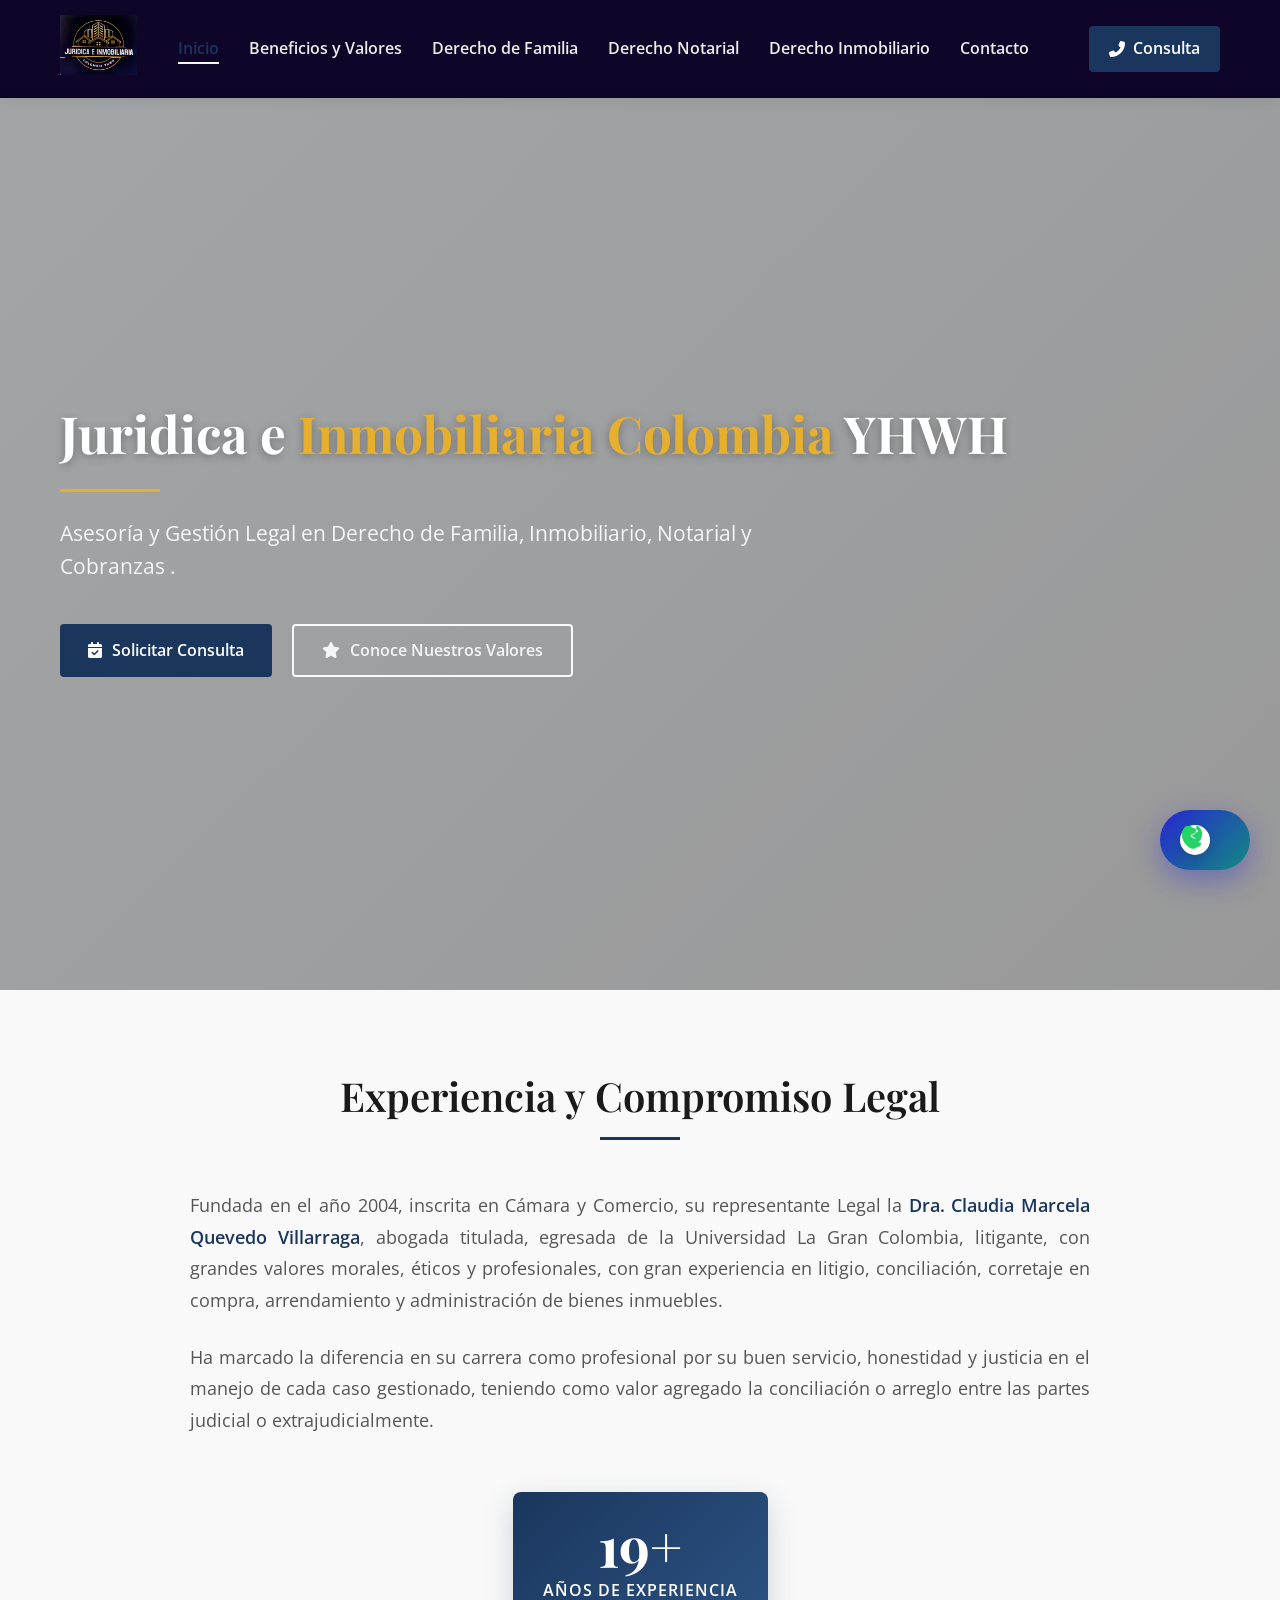
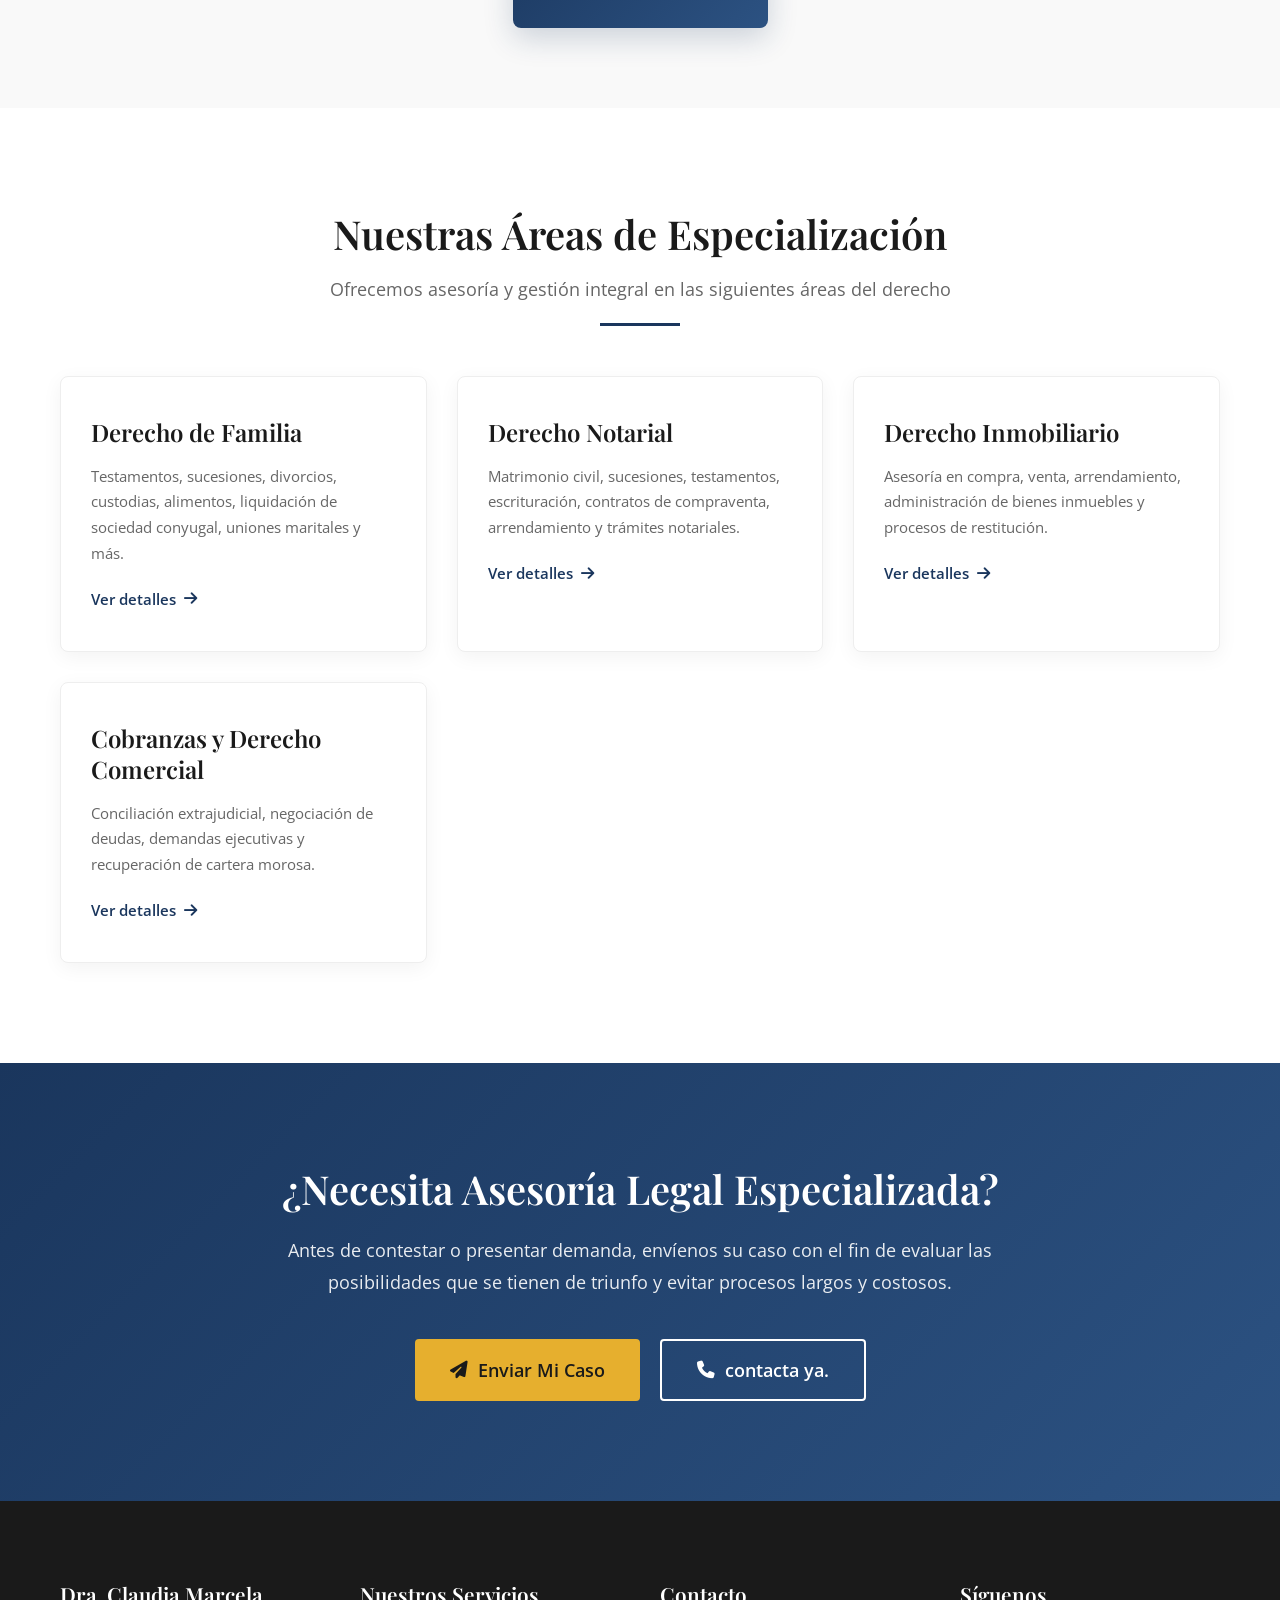
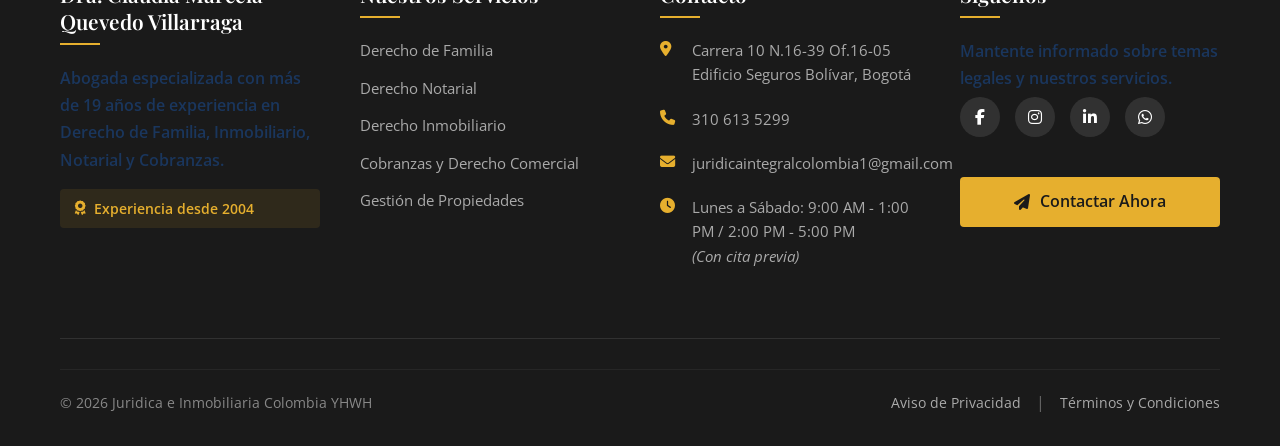
<file: index.html>
<!DOCTYPE html>
<html lang="es">
<head>
    <!-- ===== META TAGS Y CONFIGURACIÓN INICIAL ===== -->
    <meta charset="UTF-8">
    <meta name="viewport" content="width=device-width, initial-scale=1.0">
    <meta name="viewport" content="width=device-width, user-scalable=no, initial-scale=1.0,maximum-scale=1.0,minimum-scale=1.0">

    <title>juridica e inmobiliaria colombia  | YHWH</title>
    <meta name="description" content="Abogada especializada en Derecho de Familia, Inmobiliario, Notarial y Cobranzas. Experiencia desde 2004 en Bogotá, Colombia.">
    
    <!-- ===== FAVICON ===== -->
    <link rel="icon" href="img/favicon.ico" type="image/x-icon">
    
    <!-- ===== FUENTES TIPOGRAPHY ===== -->
    <link rel="preconnect" href="https://fonts.googleapis.com">
    <link rel="preconnect" href="https://fonts.gstatic.com" crossorigin>
    <link href="https://fonts.googleapis.com/css2?family=Playfair+Display:wght@400;500;600;700&family=Open+Sans:wght@300;400;500;600&display=swap" rel="stylesheet">
    
    <!-- ===== CSS PRINCIPAL ===== -->
    <link rel="stylesheet" href="css/styles.css">
    
    <!-- ===== ICONOS (SOLO LOS ESENCIALES) ===== -->
    <link rel="stylesheet" href="https://cdnjs.cloudflare.com/ajax/libs/font-awesome/6.4.0/css/all.min.css">
</head>
<body>
    <!-- ===== HEADER Y MENÚ PRINCIPAL (COMPARTIDO EN TODAS LAS PÁGINAS) ===== -->
    <header class="main-header">
        <div class="container header-container">
            <!-- LOGO -->
            <div class="logo">
                <a href="index.html">
                    <img src="img/logo.png" alt="Logo Dra. Claudia Quevedo - Abogada" id="main-logo">
                </a>
            </div>
            
            <!-- MENÚ DE NAVEGACIÓN PRINCIPAL - ESCRITORIO -->
            <nav class="main-nav desktop-nav">
                <ul class="nav-list">
                    <li><a href="index.html" class="nav-link active">Inicio</a></li>
                    <li><a href="beneficios-valores.html" class="nav-link">Beneficios y Valores</a></li>
                    <li><a href="derecho-familia.html" class="nav-link">Derecho de Familia</a></li>
                    <li><a href="derecho-notarial.html" class="nav-link">Derecho Notarial</a></li>
                    <li><a href="derecho-inmobiliario.html" class="nav-link">Derecho Inmobiliario</a></li>
                    <li><a href="contacto.html" class="nav-link">Contacto</a></li>
                </ul>
            </nav>
            
            <!-- BOTÓN DE CONTACTO PARA ESCRITORIO -->
            <div class="header-contact desktop-only">
                <a href="contacto.html" class="btn-contact-header">
                    <i class="fas fa-phone-alt"></i> Consulta
                </a>
            </div>
            
            




            <!-- BOTÓN HAMBURGUESA ELEGANTE -->
<button class="hamburger-btn" id="hamburgerBtn" aria-label="Menú de navegación">
    <span class="hamburger-box">
        <span class="hamburger-line"></span>
    </span>
</button>

<!-- MENÚ MÓVIL ELEGANTE -->
<nav class="mobile-nav" id="mobileNav">
    <div class="mobile-nav-container">
        <!-- ENCABEZADO ELEGANTE -->
        <div class="mobile-nav-header">
            <span class="mobile-nav-title">Menú de Navegación</span>
            <button class="mobile-close-btn" id="mobileCloseBtn" aria-label="Cerrar menú">
                <svg width="24" height="24" viewBox="0 0 24 24" fill="none" stroke="currentColor" stroke-width="2">
                    <path d="M18 6L6 18M6 6l12 12"/>
                </svg>
            </button>
        </div>
        
        <!-- LISTA ELEGANTE -->
        <ul class="mobile-nav-list">
            <li><a href="index.html" class="mobile-nav-link"><span class="link-text">Inicio</span><span class="link-arrow">→</span></a></li>
            <li><a href="beneficios-valores.html" class="mobile-nav-link"><span class="link-text">Beneficios y Valores</span><span class="link-arrow">→</span></a></li>
            <li><a href="derecho-familia.html" class="mobile-nav-link"><span class="link-text">Derecho de Familia</span><span class="link-arrow">→</span></a></li>
            <li><a href="derecho-notarial.html" class="mobile-nav-link"><span class="link-text">Derecho Notarial</span><span class="link-arrow">→</span></a></li>
            <li><a href="derecho-inmobiliario.html" class="mobile-nav-link"><span class="link-text">Derecho Inmobiliario</span><span class="link-arrow">→</span></a></li>
            <li><a href="contacto.html" class="mobile-nav-link"><span class="link-text">Contacto</span><span class="link-arrow">→</span></a></li>
            <li><a href="inmobiliaria.html" class="mobile-nav-link"><span class="link-text">Propiedades</span><span class="link-arrow">→</span></a></li>
        </ul>
        
        <!-- SEPARADOR ELEGANTE -->
        <div class="mobile-nav-divider"></div>
        
        <!-- PIE DE PÁGINA ELEGANTE -->
        <div class="mobile-nav-footer">
            <p class="footer-text">Dra. Claudia Quevedo Villarraga</p>
            <p class="footer-subtext">Abogada Especializada</p>
        </div>
    </div>
</nav>

<!-- OVERLAY CON EFECTO DE DESENFOQUE -->
<div class="mobile-nav-overlay" id="mobileOverlay"></div>
    </header>







    <!-- ===== SECCIÓN HERO CON VIDEO DE PORTADA ===== -->
    <section class="hero-section">
        <!-- VIDEO DE FONDO -->
        <div class="video-container">
            <video autoplay muted loop playsinline id="heroVideo">
                <source src="img/video-hero.mp4" type="video/mp4">
                <!-- FALBACK SI EL VIDEO NO CARGA -->
                <div class="video-fallback"></div>
            </video>
            
            <!-- OVERLAY PARA MEJOR LEGIBILIDAD -->
            <div class="video-overlay"></div>
            
            <!-- CONTENIDO SOBRE EL VIDEO -->
            <div class="hero-content">
                <div class="container">
                    <!-- TEXTO PRINCIPAL CON FUENTE ELEGANTE -->
                    <h1 class="hero-title">
                        Juridica e   <span class="highlight"> Inmobiliaria </span> <span class="highlight">Colombia </span> <span class="highlight"></span>YHWH <span class="highlight"></span>
                    </h1>
                     
                    <!-- LÍNEA DIVISORIA ELEGANTE -->
                    <div class="hero-divider"></div>
                    
                    <!-- TEXTO SECUNDARIO -->
                    <p class="hero-subtitle">
                       Asesoría y Gestión Legal en Derecho de Familia, Inmobiliario, Notarial y Cobranzas .
                    
                    <!-- BOTONES DE ACCIÓN -->
                    <div class="hero-buttons">
                        <a href="contacto.html" class="btn-primary">
                            <i class="fas fa-calendar-check"></i> Solicitar Consulta
                        </a>
                        <a href="beneficios-valores.html" class="btn-secondary">
                            <i class="fas fa-star"></i> Conoce Nuestros Valores
                        </a>
                    </div>
                </div>
            </div>
        </div>
    </section>

    <!-- ===== SECCIÓN DE INTRODUCCIÓN BREVE ===== -->
    <section class="intro-section">
        <div class="container">
            <div class="section-header">
                <h2 class="section-title">Experiencia y Compromiso Legal</h2>
                <div class="section-divider"></div>
            </div>
            
            <div class="intro-content">
                <p class="intro-text">
                    Fundada en el año 2004, inscrita en Cámara y Comercio, su representante Legal la <strong>Dra. Claudia Marcela Quevedo Villarraga</strong>, abogada titulada, egresada de la Universidad La Gran Colombia, litigante, con grandes valores morales, éticos y profesionales, con gran experiencia en litigio, conciliación, corretaje en compra, arrendamiento y administración de bienes inmuebles.
                </p>
                
                <p class="intro-text">
                    Ha marcado la diferencia en su carrera como profesional por su buen servicio, honestidad y justicia en el manejo de cada caso gestionado, teniendo como valor agregado la conciliación o arreglo entre las partes judicial o extrajudicialmente.
                </p>
                
                <!-- BADGE DE EXPERIENCIA -->
                <div class="experience-badge">
                    <div class="years">19+</div>
                    <div class="badge-text">Años de Experiencia</div>
                </div>
            </div>
        </div>
    </section>

    <!-- ===== SECCIÓN DE SERVICIOS PRINCIPALES ===== -->
    <section class="services-section">
        <div class="container">
            <div class="section-header">
                <h2 class="section-title">Nuestras Áreas de Especialización</h2>
                <p class="section-subtitle">Ofrecemos asesoría y gestión integral en las siguientes áreas del derecho</p>
                <div class="section-divider"></div>
            </div>
            
            <!-- GRID DE SERVICIOS -->
            <div class="services-grid">
                
                <!-- SERVICIO 1: DERECHO DE FAMILIA -->
                <a href="derecho-familia.html" class="service-card">
                    
                    <h3 class="service-title">Derecho de Familia</h3>
                    <p class="service-description">
                        Testamentos, sucesiones, divorcios, custodias, alimentos, liquidación de sociedad conyugal, uniones maritales y más.
                    </p>
                    <div class="service-link">
                        Ver detalles <i class="fas fa-arrow-right"></i>
                    </div>
                </a>
                
                <!-- SERVICIO 2: DERECHO NOTARIAL -->
                <a href="derecho-notarial.html" class="service-card">
                    
                    <h3 class="service-title">Derecho Notarial</h3>
                    <p class="service-description">
                        Matrimonio civil, sucesiones, testamentos, escrituración, contratos de compraventa, arrendamiento y trámites notariales.
                    </p>
                    <div class="service-link">
                        Ver detalles <i class="fas fa-arrow-right"></i>
                    </div>
                </a>
                
                <!-- SERVICIO 3: DERECHO INMOBILIARIO -->
                <a href="derecho-inmobiliario.html" class="service-card">
                    
                    <h3 class="service-title">Derecho Inmobiliario</h3>
                    <p class="service-description">
                        Asesoría en compra, venta, arrendamiento, administración de bienes inmuebles y procesos de restitución.
                    </p>
                    <div class="service-link">
                        Ver detalles <i class="fas fa-arrow-right"></i>
                    </div>
                </a>
                
                <!-- SERVICIO 4: COBRANZAS -->
                <a href="derecho-notarial.html" class="service-card">
                    
                    <h3 class="service-title">Cobranzas y Derecho Comercial</h3>
                    <p class="service-description">
                        Conciliación extrajudicial, negociación de deudas, demandas ejecutivas y recuperación de cartera morosa.
                    </p>
                    <div class="service-link">
                        Ver detalles <i class="fas fa-arrow-right"></i>
                    </div>
                </a>
            </div>
        </div>
    </section>

    <!-- ===== SECCIÓN DE LLAMADO A LA ACCIÓN ===== -->
    <section class="cta-section">
        <div class="container">
            <div class="cta-content">
                <h2 class="cta-title">¿Necesita Asesoría Legal Especializada?</h2>
                <p class="cta-text">
                    Antes de contestar o presentar demanda, envíenos su caso con el fin de evaluar las posibilidades que se tienen de triunfo y evitar procesos largos y costosos.
                </p>
                <div class="cta-buttons">
                    <a href="contacto.html" class="btn-primary btn-large">
                        <i class="fas fa-paper-plane"></i> Enviar Mi Caso
                    </a>
                    <a href="https://wa.link/u9glss " class="btn-secondary btn-large">
                        <i class="fas fa-phone"></i> contacta ya.
                    </a>
                </div>
            </div>
        </div>
    </section>

    <!-- ===== FOOTER (COMPARTIDO EN TODAS LAS PÁGINAS) ===== -->
    <footer class="main-footer">
        <div class="container">
            <div class="footer-grid">
                
                <!-- COLUMNA 1: INFORMACIÓN DEL BUFETE -->
                <div class="footer-column">
                    
                    <h3 class="footer-title">Dra. Claudia Marcela Quevedo Villarraga</h3>
                    <p class="footer-text">
                        Abogada especializada con más de 19 años de experiencia en Derecho de Familia, Inmobiliario, Notarial y Cobranzas.
                    </p>
                    <div class="footer-badge">
                        <i class="fas fa-award"></i> Experiencia desde 2004
                    </div>
                </div>
                
                <!-- COLUMNA 2: SERVICIOS -->
                <div class="footer-column">
                    <h3 class="footer-title">Nuestros Servicios</h3>
                    <ul class="footer-list">
                        <li><a href="derecho-familia.html">Derecho de Familia</a></li>
                        <li><a href="derecho-notarial.html">Derecho Notarial</a></li>
                        <li><a href="derecho-inmobiliario.html">Derecho Inmobiliario</a></li>
                        <li><a href="derecho-notarial.html">Cobranzas y Derecho Comercial</a></li>
                        <li><a href="inmobiliaria.html">Gestión de Propiedades</a></li>
                    </ul>
                </div>
                
                <!-- COLUMNA 3: CONTACTO -->
                <div class="footer-column">
                    <h3 class="footer-title">Contacto</h3>
                    <ul class="footer-contact-list">
                        <li>
                            <i class="fas fa-map-marker-alt"></i>
                            <span>Carrera 10 N.16-39 Of.16-05<br>Edificio Seguros Bolívar, Bogotá</span>
                        </li>
                        <li>
                            <i class="fas fa-phone"></i>
                            <a href="tel:+573106135299">310 613 5299</a>
                        </li>
                        <li>
                            <i class="fas fa-envelope"></i>
                            <a href="mailto:juridicaintegralcolombia1@gmail.com">juridicaintegralcolombia1@gmail.com</a>
                        </li>
                        <li>
                            <i class="fas fa-clock"></i>
                            <span>Lunes a Sábado: 9:00 AM - 1:00 PM / 2:00 PM - 5:00 PM<br><em>(Con cita previa)</em></span>
                        </li>
                    </ul>
                </div>
                
                <!-- COLUMNA 4: REDES SOCIALES -->
                <div class="footer-column">
                    <h3 class="footer-title">Síguenos</h3>
                    <p class="footer-text">Mantente informado sobre temas legales y nuestros servicios.</p>
                    
                    <div class="social-icons">
                        <a href="https://wa.link/u9glss " class="social-icon" aria-label="Facebook">
                            <i class="fab fa-facebook-f"></i>
                        </a>
                        <a href="https://wa.link/u9glss " class="social-icon" aria-label="Instagram">
                            <i class="fab fa-instagram"></i>
                        </a>
                        <a href="https://wa.link/u9glss " class="social-icon" aria-label="LinkedIn">
                            <i class="fab fa-linkedin-in"></i>
                        </a>
                        <a href="https://wa.link/u9glss " class="social-icon" aria-label="WhatsApp">
                            <i class="fab fa-whatsapp"></i>
                        </a>
                    </div>
                    
                    <!-- BOTÓN PARA CONTACTO RÁPIDO -->
                    <a href="contacto.html" class="btn-footer-contact">
                        <i class="fas fa-paper-plane"></i> Contactar Ahora
                    </a>
                </div>
            </div>
            
            <!-- LÍNEA DIVISORIA DEL FOOTER -->
            <div class="footer-divider"></div>
            
            <!-- COPYRIGHT Y LEGAL -->
            <div class="footer-bottom">
                <div class="copyright">
                    &copy; 2026 Juridica e Inmobiliaria Colombia YHWH
                </div>
                <div class="legal-links">
                    <a href="#">Aviso de Privacidad</a>
                    <span class="separator">|</span>
                    <a href="#">Términos y Condiciones</a>
                </div>
            </div>
        </div>
    </footer>

    <!-- ===== SCRIPTS AL FINAL DEL BODY ===== -->
    
    <!-- jQuery (solo para simplificar animaciones, se puede quitar si quieres vanilla JS puro) -->
    <script src="https://code.jquery.com/jquery-3.6.4.min.js"></script>
    
    <!-- JAVASCRIPT PRINCIPAL DEL SITIO -->
    <script src="js/main.js"></script>
    
    <!-- SCRIPT PARA EFECTOS DE SCROLL Y ANIMACIONES -->
    <script>
    // ===== CÓDIGO INICIAL PARA ANIMACIONES BÁSICAS =====
    // (El resto del código estará en main.js)
    
    // Detectar cuando el DOM está listo
    document.addEventListener('DOMContentLoaded', function() {
        console.log('Sitio web de la Dra. Claudia Quevedo cargado correctamente');
    });
    </script>


<!-- BOTÓN WHATSAPP FLOTANTE ANIMADO -->
<div class="whatsapp-float-container">
    <a href="https://wa.me/573106135299?text=Hola,%20quisiera%20solicitar%20una%20consulta%20legal" 
       class="whatsapp-float" 
       target="_blank" 
       rel="noopener"
       aria-label="Contactar por WhatsApp">
       
        <!-- ICONO WHATSAPP ANIMADO -->
        <div class="whatsapp-icon">
            <svg width="28" height="28" viewBox="0 0 24 24" fill="none">
                <path d="M17.507 14.307l-.009.075c-.266 1.164-.788 3.207-3.348 3.343-.27.032-.494.156-.67.325-1.156 1.097-2.808 1.224-3.492 1.135-2.11-.273-4.221-1.891-5.592-3.642C2.517 13.512.934 10.33.934 7.055c0-4.799 3.8-8.597 8.6-8.597 4.8 0 8.6 3.798 8.6 8.597 0 2.542-1.117 4.897-3.127 6.252z" 
                      fill="#25D366"/>
                <path d="M9.534 3.358C5.734 3.358 2.7 6.392 2.7 10.192c0 1.81.7 3.62 2.07 5.01l.36.31-.15.53c-.39 1.36-.78 2.72-1.17 4.08l-.15.53.53-.15c1.36-.39 2.71-.78 4.07-1.17l.53-.15.31.36c1.39 1.37 3.2 2.07 5.01 2.07 3.8 0 6.84-3.04 6.84-6.84 0-3.8-3.04-6.84-6.84-6.84z" 
                      fill="white"/>
                <path d="M17.357 14.667c-.266 1.164-.788 3.207-3.348 3.343-.27.032-.494.156-.67.325-1.156 1.097-2.808 1.224-3.492 1.135-2.11-.273-4.221-1.891-5.592-3.642C2.367 13.872.784 10.69.784 7.415c0-4.799 3.8-8.597 8.6-8.597 4.8 0 8.6 3.798 8.6 8.597 0 2.542-1.117 4.897-3.127 6.252z" 
                      fill="#25D366"/>
                <path d="M13.14 11.358c-.32-.16-.64-.32-1.07-.48-.43-.16-.86-.32-1.28-.48-.43-.16-.75-.32-1.07-.48-.32-.16-.53-.32-.75-.48-.21-.16-.32-.32-.43-.48-.11-.16-.11-.32-.11-.48 0-.16 0-.32.11-.48.11-.16.21-.32.43-.48.21-.16.53-.32.75-.48.32-.16.64-.32 1.07-.48.43-.16.86-.32 1.28-.48.43-.16.75-.32 1.07-.48.32-.16.53-.32.75-.48.21-.16.32-.32.43-.48.11-.16.11-.32.11-.48 0-.16 0-.32-.11-.48-.11-.16-.21-.32-.43-.48-.21-.16-.53-.32-.75-.48-.32-.16-.64-.32-1.07-.48-.43-.16-.86-.32-1.28-.48-.43-.16-.75-.32-1.07-.48-.32-.16-.53-.32-.75-.48-.21-.16-.32-.32-.43-.48-.11-.16-.11-.32-.11-.48 0-.64.32-1.28.86-1.6.32-.16.75-.32 1.28-.32.64 0 1.28.32 1.6.75.32.43.64.96.75 1.6.11.64.21 1.28.21 1.92 0 .64-.1 1.28-.21 1.92-.11.64-.32 1.28-.64 1.81-.32.53-.75.96-1.28 1.28-.53.32-1.07.48-1.6.48-.43 0-.86-.11-1.28-.32z" 
                      fill="white"/>
            </svg>
        </div>
        
        <!-- TEXTO QUE APARECE -->
        <span class="whatsapp-text">¿Necesitas ayuda?</span>
        
        <!-- NOTIFICACIÓN PULSANTE -->
        <div class="whatsapp-notification">
            <span class="notification-dot"></span>
        </div>
    </a>
    
    <!-- BURBUJA DE CHAT QUE APARECE -->
    <div class="whatsapp-bubble">
        <p>¡Hablemos por WhatsApp!</p>
        <div class="bubble-arrow"></div>
    </div>
</div>

</body>
</html>
</file>
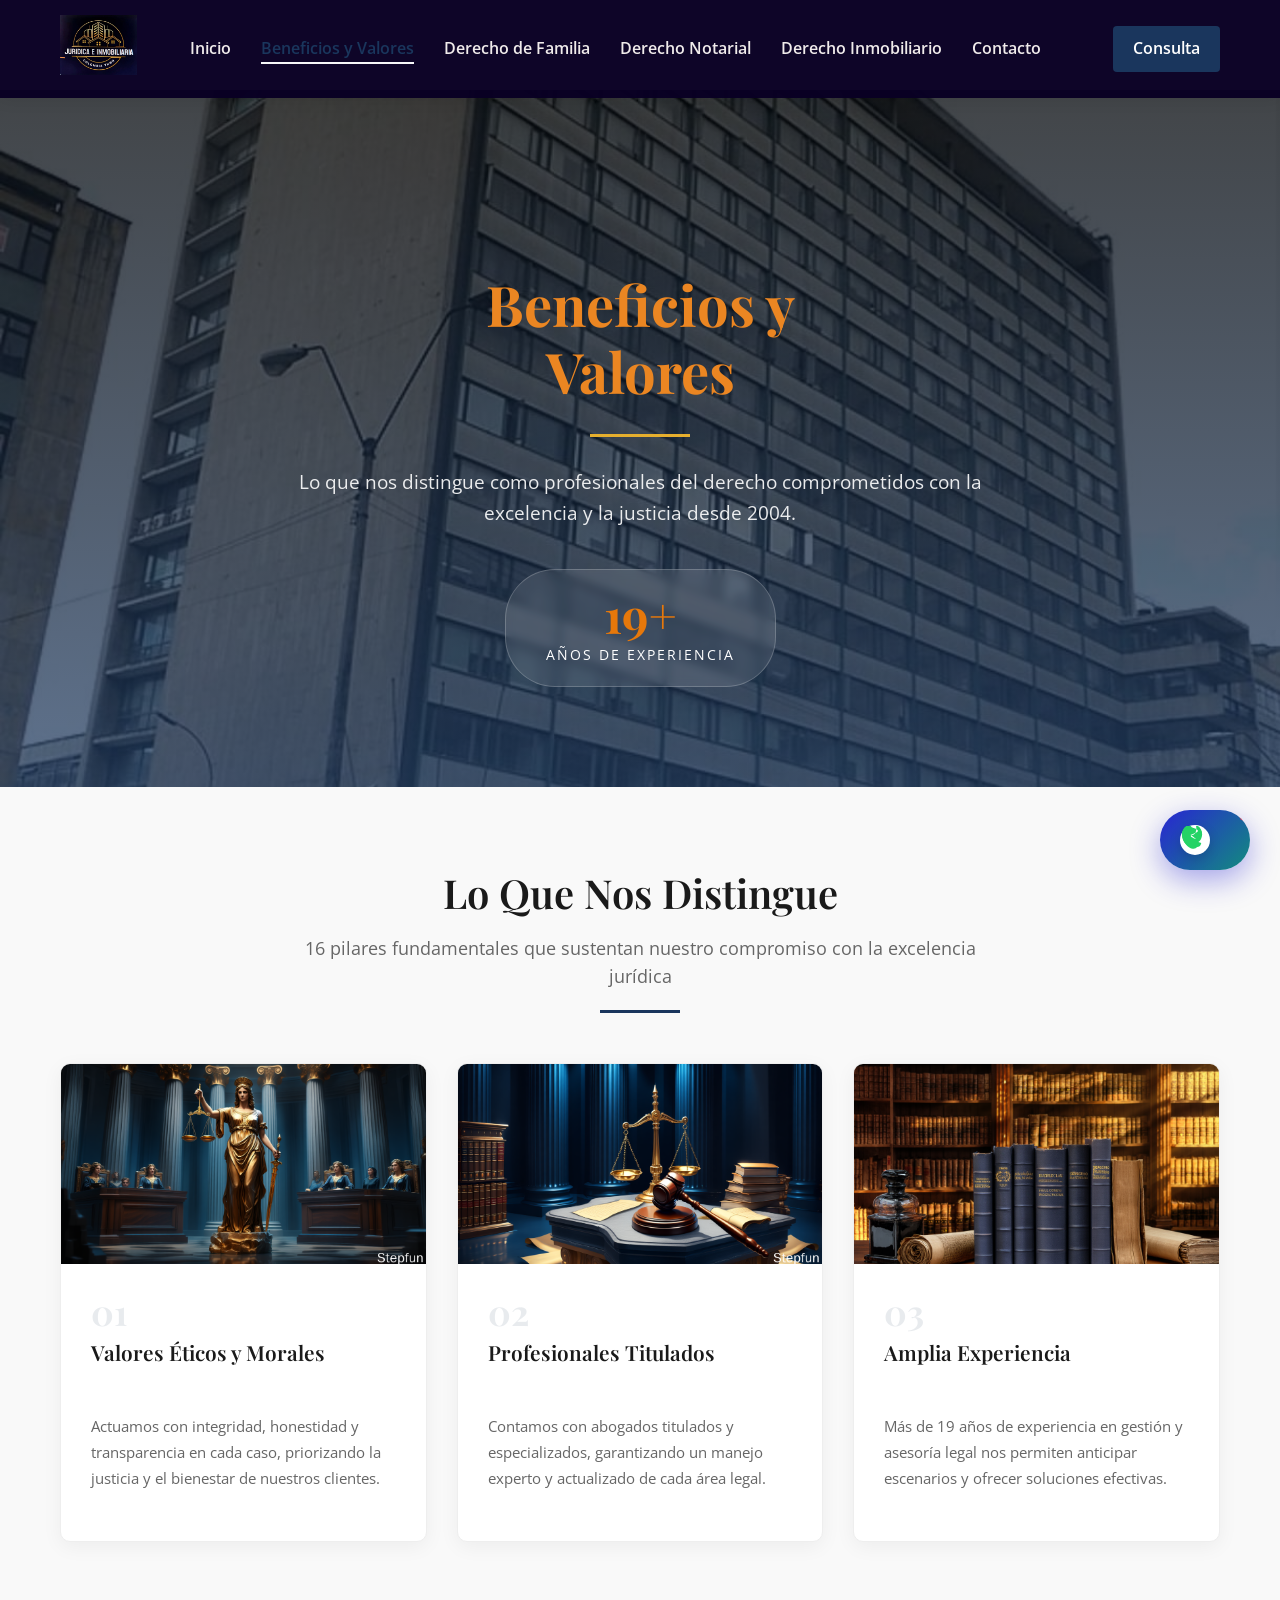
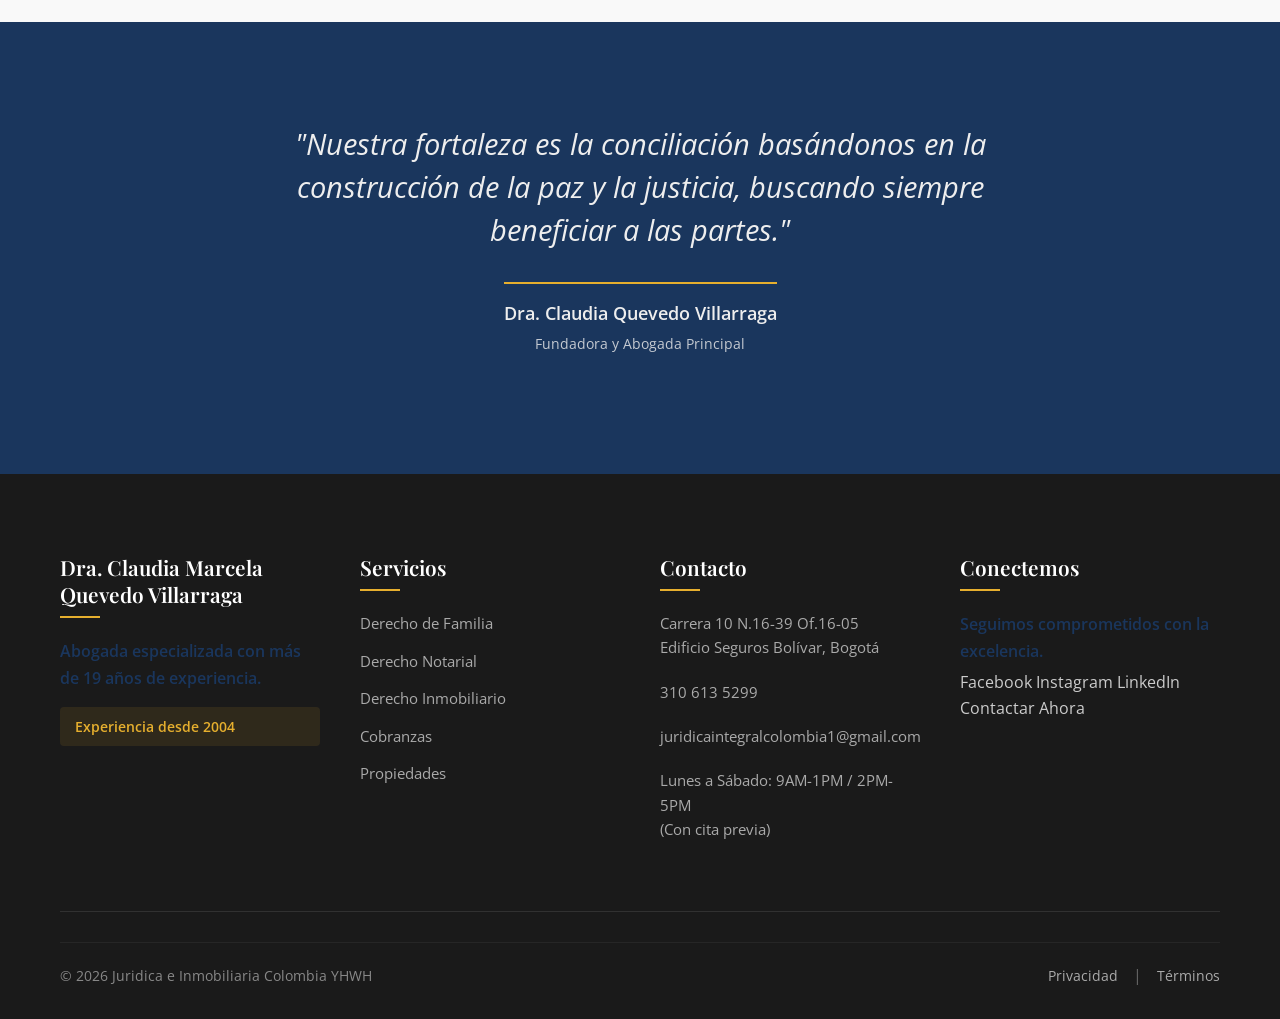
<file: beneficios-valores.html>
<!DOCTYPE html>
<html lang="es">
<head>
    <meta charset="UTF-8">
    <meta name="viewport" content="width=device-width, initial-scale=1.0">
    <title>Beneficios y Valores | Juridica e Inmobiliaria Colombia YHWH
</title>
    <meta name="description" content="Valores éticos, profesionales y diferenciadores que nos distinguen. Experiencia desde 2004 en Bogotá.">
    
    <link rel="icon" href="img/favicon.ico" type="image/x-icon">
    <link rel="preconnect" href="https://fonts.googleapis.com">
    <link rel="preconnect" href="https://fonts.gstatic.com" crossorigin>
    <link href="https://fonts.googleapis.com/css2?family=Playfair+Display:wght@400;500;600;700&family=Open+Sans:wght@300;400;500;600&display=swap" rel="stylesheet">
    <link rel="stylesheet" href="css/styles.css">
    
    <style>
        /* ESTILOS ESPECÍFICOS PARA ESTA PÁGINA */
        .page-hero-simple {
            padding: 180px 0 100px;
            background: linear-gradient(135deg, #1a365d 0%, #2c5282 100%);
            color: white;
            text-align: center;
            margin-top: 90px;
        }
        
        .page-hero-content {
            max-width: 800px;
            margin: 0 auto;
        }
        
        .page-hero-title {
            font-size: 3.5rem;
            font-weight: 700;
            margin-bottom: 20px;
            line-height: 1.2;
        }
        
        .page-hero-title span {
            display: block;
        }
        
        .page-hero-divider {
            width: 100px;
            height: 3px;
            background-color: #e6af2e;
            margin: 30px auto;
        }
        
        .page-hero-text {
            font-size: 1.2rem;
            line-height: 1.6;
            max-width: 700px;
            margin: 0 auto 40px;
            color: rgba(255, 255, 255, 0.9);
        }
        
        .page-experience-badge {
            display: inline-block;
            background: rgba(255, 255, 255, 0.1);
            padding: 20px 40px;
            border-radius: 50px;
            border: 1px solid rgba(255, 255, 255, 0.2);
        }
        
        .page-years {
            font-size: 3rem;
            font-weight: 700;
            font-family: 'Playfair Display', serif;
            line-height: 1;
            color: #e6af2e;
        }
        
        .page-badge-text {
            font-size: 0.9rem;
            text-transform: uppercase;
            letter-spacing: 2px;
            margin-top: 5px;
        }
        
        /* VALORES CON IMÁGENES */
        .valores-page-section {
            padding: 80px 0;
            background-color: #f9f9f9;
        }
        
        .valores-page-grid {
            display: grid;
            grid-template-columns: repeat(auto-fill, minmax(300px, 1fr));
            gap: 30px;
            margin-top: 50px;
        }
        
        .valor-page-card {
            background-color: white;
            border-radius: 10px;
            overflow: hidden;
            box-shadow: 0 5px 20px rgba(0, 0, 0, 0.05);
            border: 1px solid #eee;
            transition: all 0.3s ease;
        }
        
        .valor-page-card:hover {
            transform: translateY(-10px);
            box-shadow: 0 15px 30px rgba(0, 0, 0, 0.1);
            border-color: #1a365d;
        }
        
        .valor-page-image {
            height: 200px;
            width: 100%;
            overflow: hidden;
        }
        
        .valor-page-image img {
            width: 100%;
            height: 100%;
            object-fit: cover;
            transition: transform 0.5s ease;
        }
        
        .valor-page-card:hover .valor-page-image img {
            transform: scale(1.05);
        }
        
        .valor-page-content {
            padding: 30px;
        }
        
        .valor-page-number {
            font-size: 2.2rem;
            font-weight: 700;
            font-family: 'Playfair Display', serif;
            color: rgba(26, 54, 93, 0.1);
            margin-bottom: 10px;
            line-height: 1;
        }
        
        .valor-page-title {
            font-size: 1.3rem;
            color: #1a1a1a;
            margin-bottom: 15px;
            min-height: 60px;
        }
        
        .valor-page-description {
            color: #666;
            font-size: 0.95rem;
            line-height: 1.7;
        }
        
        /* SECCIÓN CITA */
        .cita-page-section {
            padding: 100px 0;
            background-color: #1a365d;
            color: white;
            text-align: center;
        }
        
        .cita-page-text {
            font-size: 1.8rem;
            line-height: 1.5;
            max-width: 800px;
            margin: 0 auto 30px;
            font-style: italic;
        }
        
        .cita-page-author {
            border-top: 2px solid #e6af2e;
            padding-top: 15px;
            display: inline-block;
        }
        
        .cita-page-name {
            font-size: 1.1rem;
            font-weight: 600;
            margin-bottom: 5px;
        }
        
        .cita-page-title {
            font-size: 0.9rem;
            opacity: 0.8;
        }
        
        /* RESPONSIVE */
        @media screen and (max-width: 768px) {
            .page-hero-simple {
                padding: 150px 0 80px;
            }
            
            .page-hero-title {
                font-size: 2.5rem;
            }
            
            .page-hero-text {
                font-size: 1.1rem;
            }
            
            .page-years {
                font-size: 2.5rem;
            }
            
            .valores-page-grid {
                grid-template-columns: 1fr;
            }
            
            .valor-page-title {
                min-height: auto;
            }
            
            .cita-page-text {
                font-size: 1.4rem;
            }
        }
        
        @media screen and (max-width: 480px) {
            .page-hero-title {
                font-size: 2rem;
            }
        }
    </style>
</head>
<body>
    <!-- HEADER IDÉNTICO AL INDEX -->
    <header class="main-header">
        <div class="container header-container">
            <div class="logo">
                <a href="index.html">
                    <img src="img/logo.png" alt="Logo Dra. Claudia Quevedo" id="main-logo">
                </a>
            </div>
            
            <nav class="main-nav desktop-nav">
                <ul class="nav-list">
                    <li><a href="index.html" class="nav-link">Inicio</a></li>
                    <li><a href="beneficios-valores.html" class="nav-link active">Beneficios y Valores</a></li>
                    <li><a href="derecho-familia.html" class="nav-link">Derecho de Familia</a></li>
                    <li><a href="derecho-notarial.html" class="nav-link">Derecho Notarial</a></li>
                    <li><a href="derecho-inmobiliario.html" class="nav-link">Derecho Inmobiliario</a></li>
                    <li><a href="contacto.html" class="nav-link">Contacto</a></li>
                </ul>
            </nav>
            
            <div class="header-contact desktop-only">
                <a href="contacto.html" class="btn-contact-header">Consulta</a>
            </div>
            
            <button class="hamburger-btn" id="hamburgerBtn" aria-label="Menú">
                <span class="hamburger-line line-1"></span>
                <span class="hamburger-line line-2"></span>
                <span class="hamburger-line line-3"></span>
            </button>
        </div>
        
        <nav class="mobile-nav" id="mobileNav">
            <ul class="mobile-nav-list">
                <li><a href="index.html" class="mobile-nav-link">Inicio</a></li>
                <li><a href="beneficios-valores.html" class="mobile-nav-link active">Beneficios y Valores</a></li>
                <li><a href="derecho-familia.html" class="mobile-nav-link">Derecho de Familia</a></li>
                <li><a href="derecho-notarial.html" class="mobile-nav-link">Derecho Notarial</a></li>
                <li><a href="derecho-inmobiliario.html" class="mobile-nav-link">Derecho Inmobiliario</a></li>
                <li><a href="contacto.html" class="mobile-nav-link">Contacto</a></li>
                <li><a href="inmobiliaria.html" class="mobile-nav-link">Propiedades</a></li>
            </ul>
            
            <div class="mobile-contact-info">
                <p>310 613 5299</p>
                <p>juridicaintegralcolombia1@gmail.com</p>
            </div>
        </nav>
    </header>

    
      <!-- HERO CON IMAGEN DESDE HTML -->
<section class="page-hero-imagen" style="
    position: relative;
    padding: 180px 0 100px;
    color: white;
    text-align: center;
    margin-top: 90px;
    min-height: 70vh;
    display: flex;
    align-items: center;
    overflow: hidden;
">
    
    <!-- IMAGEN DE FONDO DIRECTAMENTE EN HTML -->
    <img src="img/imagen3.jpeg" alt="Fondo hero" style="
        position: absolute;
        top: 0;
        left: 0;
        width: 100%;
        height: 100%;
        object-fit: cover;
        z-index: 1;
    ">
    
    <!-- OVERLAY PARA MEJOR LEGIBILIDAD -->
    <div style="
        position: absolute;
        top: 0;
        left: 0;
        width: 100%;
        height: 100%;
        background: linear-gradient(rgba(4, 8, 12, 0.753), rgba(26, 54, 93, 0.7));
        z-index: 2;
    "></div>
    
    <div class="container" style="position: relative; z-index: 3;">
        <div style="max-width: 800px; margin: 0 auto;">
            <h1 style="
                font-size: 3.5rem;
                font-weight: 700;
                margin-bottom: 20px;
                line-height: 1.2;
                font-family: 'Playfair Display', serif;
                color: #eb8622;
            ">
                <span style="display: block;">Beneficios y</span>
                <span style="display: block;">Valores</span>
            </h1>
            
            <div style="
                width: 100px;
                height: 3px;
                background-color: #e6af2e;
                margin: 30px auto;
            "></div>
            
            <p style="
                font-size: 1.2rem;
                line-height: 1.6;
                max-width: 700px;
                margin: 0 auto 40px;
                color: rgba(255, 255, 255, 0.9);
            ">
                Lo que nos distingue como profesionales del derecho comprometidos 
                con la excelencia y la justicia desde 2004.
            </p>
            
            <div style="
                display: inline-block;
                background: rgba(255, 255, 255, 0.1);
                padding: 20px 40px;
                border-radius: 50px;
                border: 1px solid rgba(255, 255, 255, 0.2);
                backdrop-filter: blur(5px);
            ">
                <div style="
                    font-size: 3rem;
                    font-weight: 700;
                    font-family: 'Playfair Display', serif;
                    line-height: 1;
                    color: #e6780b;
                ">19+</div>
                <div style="
                    font-size: 0.9rem;
                    text-transform: uppercase;
                    letter-spacing: 2px;
                    margin-top: 5px;
                ">Años de Experiencia</div>
            </div>
        </div>
    </div>
</section>






    <!-- SECCIÓN DE VALORES CON IMÁGENES -->
    <section class="valores-page-section">
        <div class="container">
            <div class="section-header">
                <h2 class="section-title">Lo Que Nos Distingue</h2>
                <p class="section-subtitle">
                    16 pilares fundamentales que sustentan nuestro compromiso con la excelencia jurídica
                </p>
                <div class="section-divider"></div>
            </div>
            
            <div class="valores-page-grid">
                
                <!-- VALOR 1 -->
                <div class="valor-page-card">
                    <div class="valor-page-image">
                        <img src="img/imagendiosatemis.png" alt="Valores Éticos y Morales">
                    </div>
                    <div class="valor-page-content">
                        <div class="valor-page-number">01</div>
                        <h3 class="valor-page-title">Valores Éticos y Morales</h3>
                        <p class="valor-page-description">
                            Actuamos con integridad, honestidad y transparencia en cada caso, 
                            priorizando la justicia y el bienestar de nuestros clientes.
                        </p>
                    </div>
                </div>
                
                <!-- VALOR 2 -->
                <div class="valor-page-card">
                    <div class="valor-page-image">
                        <img src="img/imagendejusticiayderecho2.png" alt="Profesionales Titulados">
                    </div>
                    <div class="valor-page-content">
                        <div class="valor-page-number">02</div>
                        <h3 class="valor-page-title">Profesionales Titulados</h3>
                        <p class="valor-page-description">
                            Contamos con abogados titulados y especializados, 
                            garantizando un manejo experto y actualizado de cada área legal.
                        </p>
                    </div>
                </div>
                
                <!-- VALOR 3 -->
                <div class="valor-page-card">
                    <div class="valor-page-image">
                        <img src="img/libros de derecho.png" alt="Amplia Experiencia">
                    </div>
                    <div class="valor-page-content">
                        <div class="valor-page-number">03</div>
                        <h3 class="valor-page-title">Amplia Experiencia</h3>
                        <p class="valor-page-description">
                            Más de 19 años de experiencia en gestión y asesoría legal 
                            nos permiten anticipar escenarios y ofrecer soluciones efectivas.
                        </p>
                    </div>
                </div>
                
                <!-- AGREGA LOS 13 RESTANTES IGUAL -->
                
            </div>
        </div>
    </section>

    <!-- SECCIÓN CITA -->
    <section class="cita-page-section">
        <div class="container">
            <p class="cita-page-text" style="color: #eee;">
                "Nuestra fortaleza es la conciliación basándonos en la construcción 
                de la paz y la justicia, buscando siempre beneficiar a las partes."
            </p>
            <div class="cita-page-author">
                <p class="cita-page-name" style="color: #eee;">Dra. Claudia Quevedo Villarraga</p>
                <p class="cita-page-title" style="color: #eee;">Fundadora y Abogada Principal</p>
            </div>
        </div>
    </section>

    <!-- FOOTER IDÉNTICO AL INDEX -->
    <footer class="main-footer">
        <div class="container">
            <div class="footer-grid">
                <div class="footer-column">
                   
                    <h3 class="footer-title">Dra. Claudia Marcela Quevedo Villarraga</h3>
                    <p class="footer-text">
                        Abogada especializada con más de 19 años de experiencia.
                    </p>
                    <div class="footer-badge">
                        Experiencia desde 2004
                    </div>
                </div>
                
                <div class="footer-column">
                    <h3 class="footer-title">Servicios</h3>
                    <ul class="footer-list">
                        <li><a href="derecho-familia.html">Derecho de Familia</a></li>
                        <li><a href="derecho-notarial.html">Derecho Notarial</a></li>
                        <li><a href="derecho-inmobiliario.html">Derecho Inmobiliario</a></li>
                        <li><a href="derecho-notarial.html">Cobranzas</a></li>
                        <li><a href="inmobiliaria.html">Propiedades</a></li>
                    </ul>
                </div>
                
                <div class="footer-column">
                    <h3 class="footer-title">Contacto</h3>
                    <ul class="footer-contact-list">
                        <li>
                            <span>Carrera 10 N.16-39 Of.16-05<br>Edificio Seguros Bolívar, Bogotá</span>
                        </li>
                        <li>
                            <a href="tel:+573106135299">310 613 5299</a>
                        </li>
                        <li>
                            <a href="mailto:juridicaintegralcolombia1@gmail.com">juridicaintegralcolombia1@gmail.com</a>
                        </li>
                        <li>
                            <span>Lunes a Sábado: 9AM-1PM / 2PM-5PM<br>(Con cita previa)</span>
                        </li>
                    </ul>
                </div>
                
                <div class="footer-column">
                    <h3 class="footer-title">Conectemos</h3>
                    <p class="footer-text">Seguimos comprometidos con la excelencia.</p>
                    
                    <div class="social-minimal">
                        <a href="https://wa.link/u9glss " class="social-minimal-link">Facebook</a>
                        <a href="https://wa.link/u9glss " class="social-minimal-link">Instagram</a>
                        <a href="https://wa.link/u9glss " class="social-minimal-link">LinkedIn</a>
                    </div>
                    
                    <a href="contacto.html" class="btn-footer-minimal">
                        Contactar Ahora
                    </a>
                </div>
            </div>
            
            <div class="footer-divider"></div>
            
            <div class="footer-bottom">
                <div class="copyright">
                    &copy; 2026 Juridica e Inmobiliaria Colombia YHWH
                </div>
                <div class="legal-links">
                    <a href="#">Privacidad</a>
                    <span class="separator">|</span>
                    <a href="#">Términos</a>
                </div>
            </div>
        </div>
    </footer>

    <script src="js/main.js"></script>



    <!-- BOTÓN WHATSAPP FLOTANTE ANIMADO -->
<div class="whatsapp-float-container">
    <a href="https://wa.me/573106135299?text=Hola,%20quisiera%20solicitar%20una%20consulta%20legal" 
       class="whatsapp-float" 
       target="_blank" 
       rel="noopener"
       aria-label="Contactar por WhatsApp">
       
        <!-- ICONO WHATSAPP ANIMADO -->
        <div class="whatsapp-icon">
            <svg width="28" height="28" viewBox="0 0 24 24" fill="none">
                <path d="M17.507 14.307l-.009.075c-.266 1.164-.788 3.207-3.348 3.343-.27.032-.494.156-.67.325-1.156 1.097-2.808 1.224-3.492 1.135-2.11-.273-4.221-1.891-5.592-3.642C2.517 13.512.934 10.33.934 7.055c0-4.799 3.8-8.597 8.6-8.597 4.8 0 8.6 3.798 8.6 8.597 0 2.542-1.117 4.897-3.127 6.252z" 
                      fill="#25D366"/>
                <path d="M9.534 3.358C5.734 3.358 2.7 6.392 2.7 10.192c0 1.81.7 3.62 2.07 5.01l.36.31-.15.53c-.39 1.36-.78 2.72-1.17 4.08l-.15.53.53-.15c1.36-.39 2.71-.78 4.07-1.17l.53-.15.31.36c1.39 1.37 3.2 2.07 5.01 2.07 3.8 0 6.84-3.04 6.84-6.84 0-3.8-3.04-6.84-6.84-6.84z" 
                      fill="white"/>
                <path d="M17.357 14.667c-.266 1.164-.788 3.207-3.348 3.343-.27.032-.494.156-.67.325-1.156 1.097-2.808 1.224-3.492 1.135-2.11-.273-4.221-1.891-5.592-3.642C2.367 13.872.784 10.69.784 7.415c0-4.799 3.8-8.597 8.6-8.597 4.8 0 8.6 3.798 8.6 8.597 0 2.542-1.117 4.897-3.127 6.252z" 
                      fill="#25D366"/>
                <path d="M13.14 11.358c-.32-.16-.64-.32-1.07-.48-.43-.16-.86-.32-1.28-.48-.43-.16-.75-.32-1.07-.48-.32-.16-.53-.32-.75-.48-.21-.16-.32-.32-.43-.48-.11-.16-.11-.32-.11-.48 0-.16 0-.32.11-.48.11-.16.21-.32.43-.48.21-.16.53-.32.75-.48.32-.16.64-.32 1.07-.48.43-.16.86-.32 1.28-.48.43-.16.75-.32 1.07-.48.32-.16.53-.32.75-.48.21-.16.32-.32.43-.48.11-.16.11-.32.11-.48 0-.16 0-.32-.11-.48-.11-.16-.21-.32-.43-.48-.21-.16-.53-.32-.75-.48-.32-.16-.64-.32-1.07-.48-.43-.16-.86-.32-1.28-.48-.43-.16-.75-.32-1.07-.48-.32-.16-.53-.32-.75-.48-.21-.16-.32-.32-.43-.48-.11-.16-.11-.32-.11-.48 0-.64.32-1.28.86-1.6.32-.16.75-.32 1.28-.32.64 0 1.28.32 1.6.75.32.43.64.96.75 1.6.11.64.21 1.28.21 1.92 0 .64-.1 1.28-.21 1.92-.11.64-.32 1.28-.64 1.81-.32.53-.75.96-1.28 1.28-.53.32-1.07.48-1.6.48-.43 0-.86-.11-1.28-.32z" 
                      fill="white"/>
            </svg>
        </div>
        
        <!-- TEXTO QUE APARECE -->
        <span class="whatsapp-text">¿Necesitas ayuda?</span>
        
        <!-- NOTIFICACIÓN PULSANTE -->
        <div class="whatsapp-notification">
            <span class="notification-dot"></span>
        </div>
    </a>
    
    <!-- BURBUJA DE CHAT QUE APARECE -->
    <div class="whatsapp-bubble">
        <p>¡Hablemos por WhatsApp!</p>
        <div class="bubble-arrow"></div>
    </div>
</div>
</body>
</html>
</file>
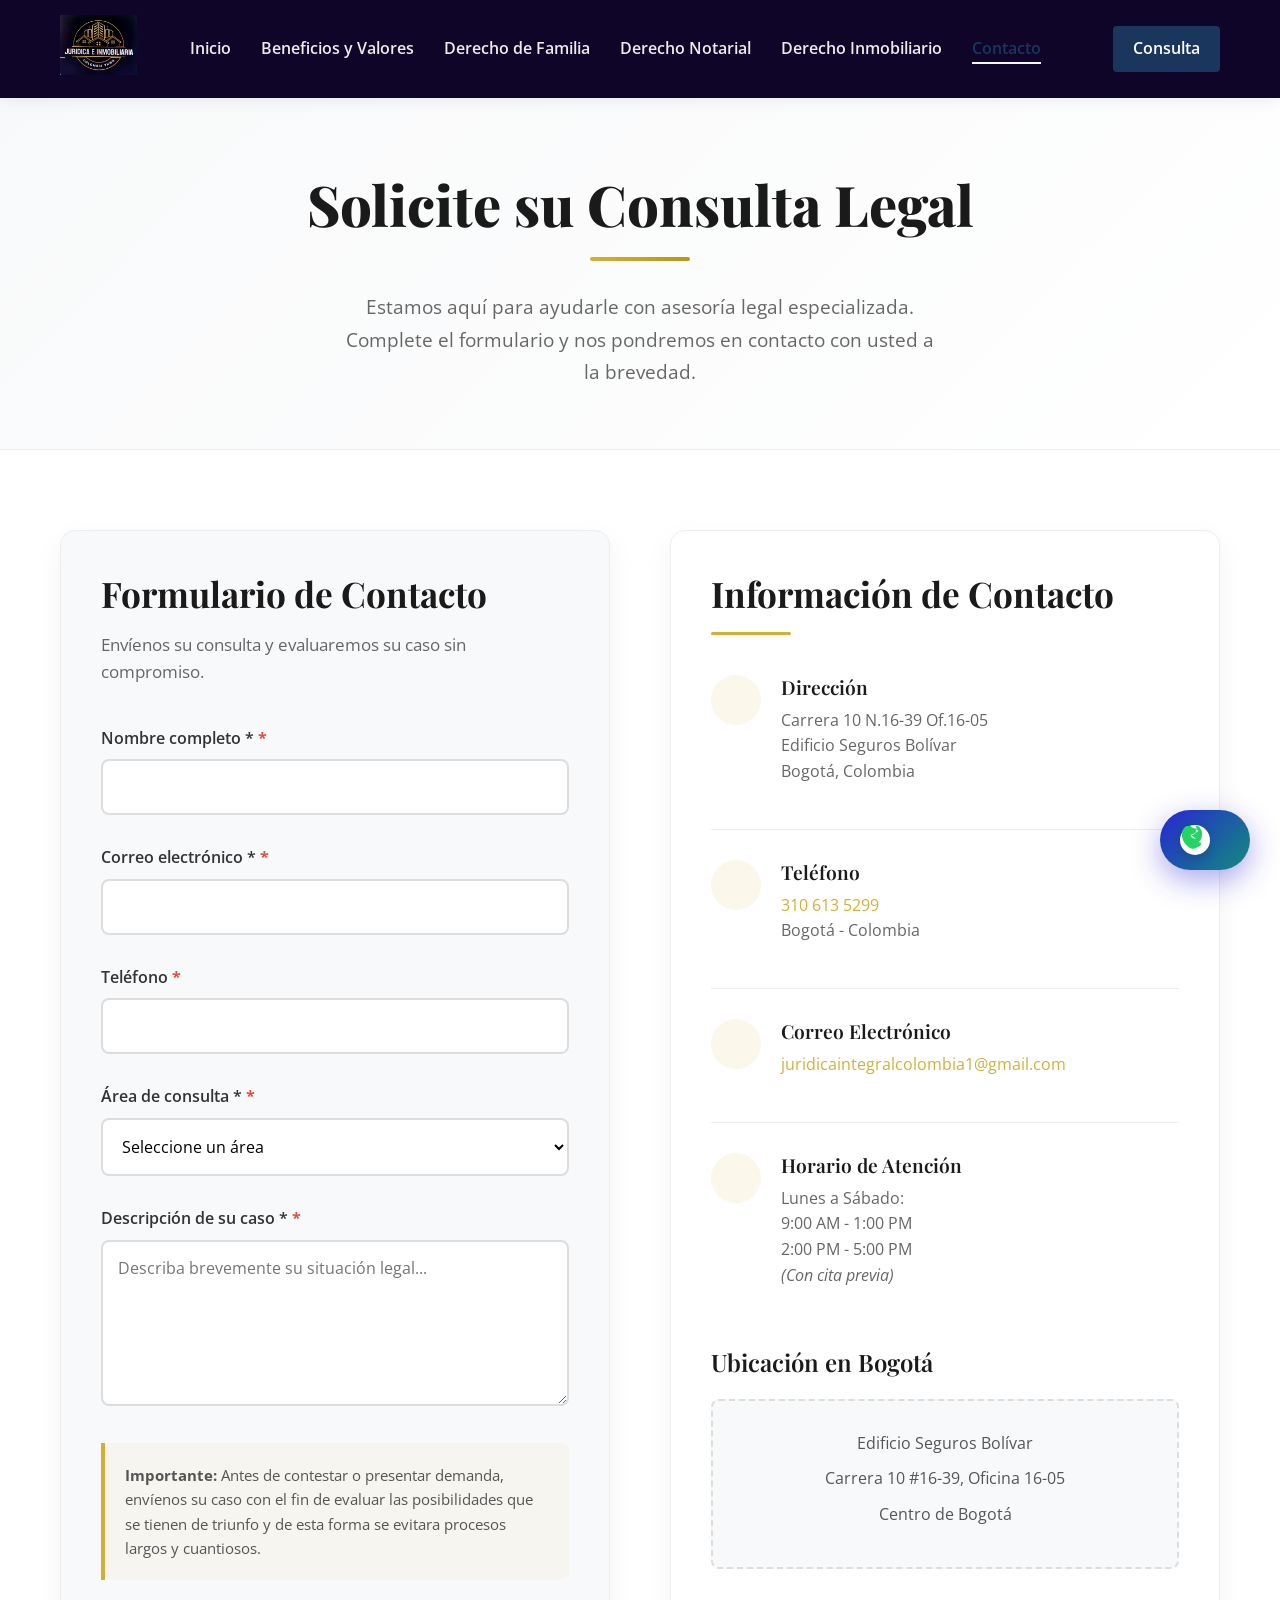
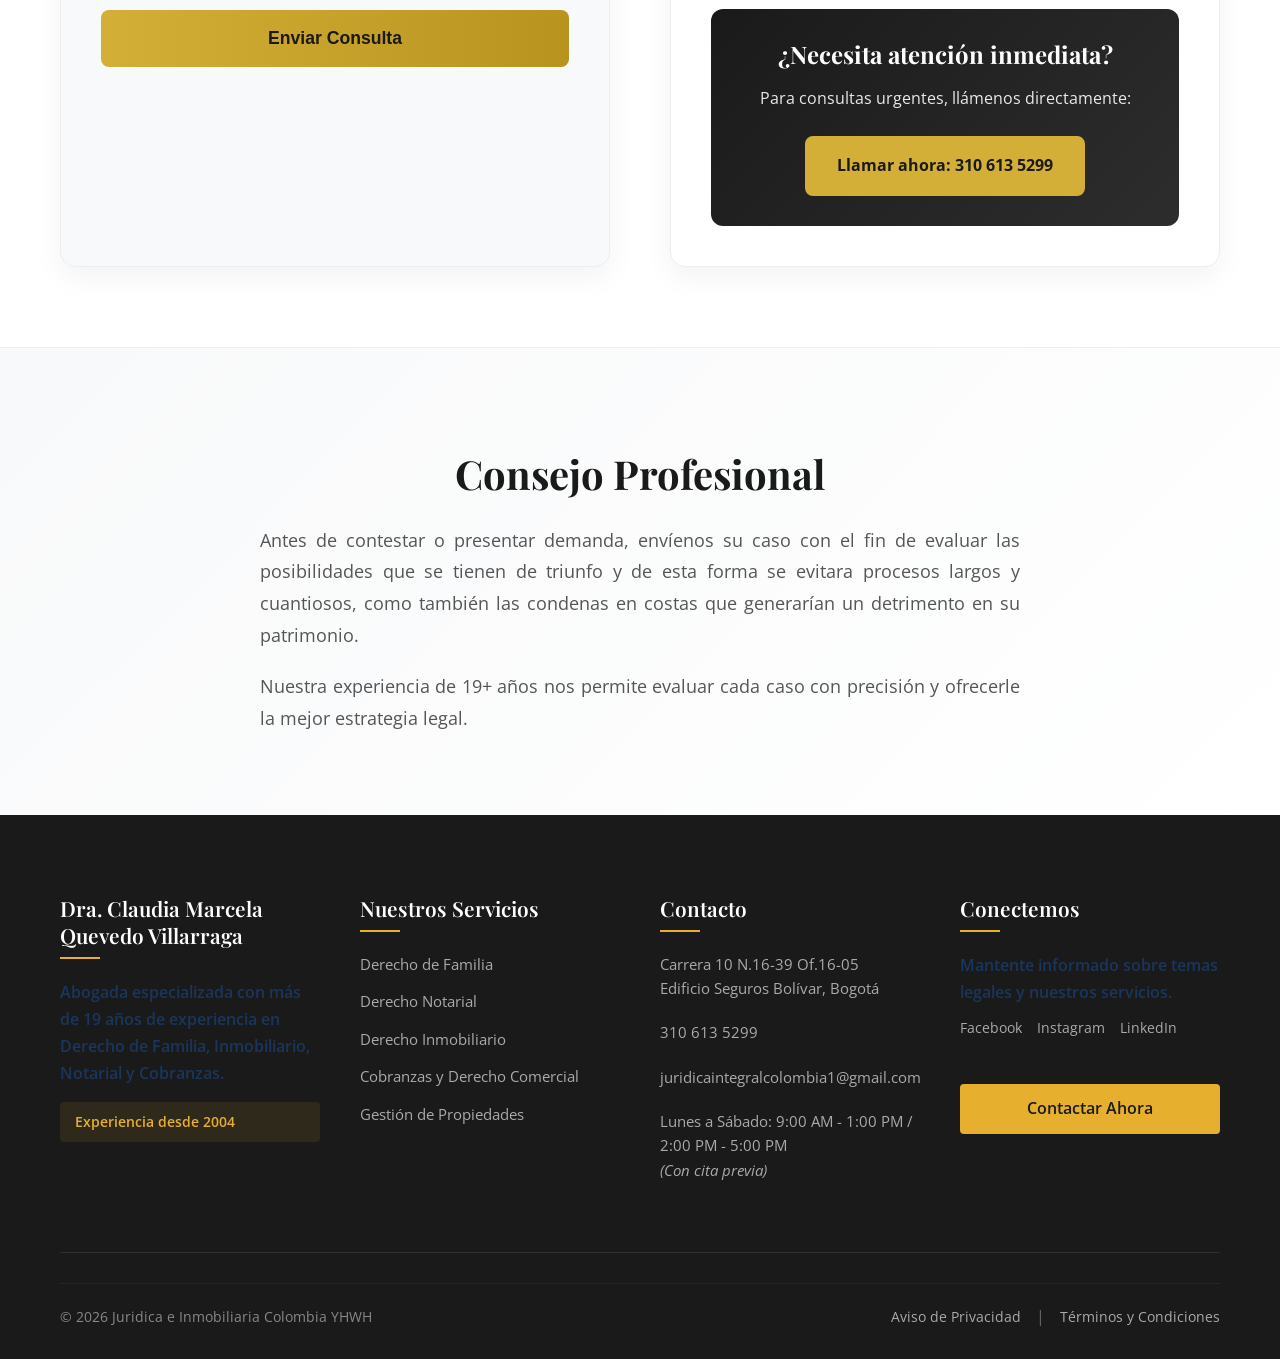
<file: contacto.html>
<!DOCTYPE html>
<html lang="es">
<head>
    <meta charset="UTF-8">
    <meta name="viewport" content="width=device-width, initial-scale=1.0">
    <meta name="viewport" content="width=device-width, user-scalable=no, initial-scale=1.0,maximum-scale=1.0,minimum-scale=1.0">
    <title>Contacto | Dra. Claudia Quevedo</title>
    <meta name="description" content="Solicite consulta legal especializada. Horario: Lunes a Sábado 9AM-1PM y 2PM-5PM. Tel: 310 613 5299 - Bogotá.">
    
    <link rel="icon" href="img/favicon.ico" type="image/x-icon">
    <link rel="preconnect" href="https://fonts.googleapis.com">
    <link rel="preconnect" href="https://fonts.gstatic.com" crossorigin>
    <link href="https://fonts.googleapis.com/css2?family=Playfair+Display:wght@400;500;600;700&family=Open+Sans:wght@300;400;500;600&display=swap" rel="stylesheet">
    <link rel="stylesheet" href="css/styles.css">
</head>
<body>
    <!-- HEADER -->
    <header class="main-header">
        <div class="container header-container">
            <div class="logo">
                <a href="index.html">
                    <img src="img/logo.png" alt="Logo Dra. Claudia Quevedo" id="main-logo">
                </a>
            </div>
            
            <nav class="main-nav desktop-nav">
                <ul class="nav-list">
                    <li><a href="index.html" class="nav-link">Inicio</a></li>
                    <li><a href="beneficios-valores.html" class="nav-link">Beneficios y Valores</a></li>
                    <li><a href="derecho-familia.html" class="nav-link">Derecho de Familia</a></li>
                    <li><a href="derecho-notarial.html" class="nav-link">Derecho Notarial</a></li>
                    <li><a href="derecho-inmobiliario.html" class="nav-link">Derecho Inmobiliario</a></li>
                    <li><a href="contacto.html" class="nav-link active">Contacto</a></li>
                </ul>
            </nav>
            
            <div class="header-contact desktop-only">
                <a href="contacto.html" class="btn-contact-header">Consulta</a>
            </div>
            





        
            <!-- BOTÓN HAMBURGUESA ELEGANTE -->
<button class="hamburger-btn" id="hamburgerBtn" aria-label="Menú de navegación">
    <span class="hamburger-box">
        <span class="hamburger-line"></span>
    </span>
</button>

<!-- MENÚ MÓVIL ELEGANTE -->
<nav class="mobile-nav" id="mobileNav">
    <div class="mobile-nav-container">
        <!-- ENCABEZADO ELEGANTE -->
        <div class="mobile-nav-header">
            <span class="mobile-nav-title">Menú de Navegación</span>
            <button class="mobile-close-btn" id="mobileCloseBtn" aria-label="Cerrar menú">
                <svg width="24" height="24" viewBox="0 0 24 24" fill="none" stroke="currentColor" stroke-width="2">
                    <path d="M18 6L6 18M6 6l12 12"/>
                </svg>
            </button>
        </div>
        
        <!-- LISTA ELEGANTE -->
        <ul class="mobile-nav-list">
            <li><a href="index.html" class="mobile-nav-link"><span class="link-text">Inicio</span><span class="link-arrow">→</span></a></li>
            <li><a href="beneficios-valores.html" class="mobile-nav-link"><span class="link-text">Beneficios y Valores</span><span class="link-arrow">→</span></a></li>
            <li><a href="derecho-familia.html" class="mobile-nav-link"><span class="link-text">Derecho de Familia</span><span class="link-arrow">→</span></a></li>
            <li><a href="derecho-notarial.html" class="mobile-nav-link"><span class="link-text">Derecho Notarial</span><span class="link-arrow">→</span></a></li>
            <li><a href="derecho-inmobiliario.html" class="mobile-nav-link"><span class="link-text">Derecho Inmobiliario</span><span class="link-arrow">→</span></a></li>
            <li><a href="contacto.html" class="mobile-nav-link"><span class="link-text">Contacto</span><span class="link-arrow">→</span></a></li>
            <li><a href="inmobiliaria.html" class="mobile-nav-link"><span class="link-text">Propiedades</span><span class="link-arrow">→</span></a></li>
        </ul>
        
        <!-- SEPARADOR ELEGANTE -->
        <div class="mobile-nav-divider"></div>
        
        <!-- PIE DE PÁGINA ELEGANTE -->
        <div class="mobile-nav-footer">
            <p class="footer-text">Dra. Claudia Quevedo Villarraga</p>
            <p class="footer-subtext">Abogada Especializada</p>
        </div>
    </div>
</nav>

<!-- OVERLAY CON EFECTO DE DESENFOQUE -->
<div class="mobile-nav-overlay" id="mobileOverlay"></div>
        
        
    </header>

    <!-- CONTENIDO PRINCIPAL -->
    <main class="contacto-main">
        <!-- ENCABEZADO ELEGANTE -->
        <section class="contacto-encabezado">
            <div class="container">
                <div class="contacto-titulo-contenedor">
                    <h1 class="contacto-titulo-principal">Solicite su Consulta Legal</h1>
                    <div class="contacto-subrayado"></div>
                    <p class="contacto-introduccion">
                        Estamos aquí para ayudarle con asesoría legal especializada. Complete el formulario 
                        y nos pondremos en contacto con usted a la brevedad.
                    </p>
                </div>
            </div>
        </section>

        <!-- CONTENIDO DE CONTACTO -->
        <section class="contacto-contenido">
            <div class="container">
                <div class="contacto-grid">
                    <!-- FORMULARIO -->
                    <div class="contacto-formulario-seccion">
                        <div class="formulario-contenedor">
                            <h2 class="formulario-titulo">Formulario de Contacto</h2>
                            <p class="formulario-descripcion">
                                Envíenos su consulta y evaluaremos su caso sin compromiso.
                            </p>



                         <form class="contact-form" id="contactForm" 
      action="https://formsubmit.co/juridicaintegralcolombia1@gmail.com" 
      method="POST">
    
    <!-- CAMPOS HIDDEN DE FORMSUBMIT - ESENCIALES -->
    <input type="hidden" name="_subject" value="Nueva Consulta Legal - Dra. Claudia Quevedo">
    <input type="hidden" name="_template" value="table">
    <input type="hidden" name="_captcha" value="false">
    <input type="hidden" name="_autoresponse" value="Gracias por su consulta. La Dra. Claudia Quevedo revisará su caso y se comunicará con usted pronto.">
    <!-- Honeypot anti-spam -->
    <input type="text" name="_honey" style="display:none">
    
    <!-- GRUPO DE CAMPOS VISIBLES -->
    <div class="form-grupo">
        <label for="nombre" class="form-label">Nombre completo *</label>
        <input type="text" id="nombre" name="nombre" class="form-input" required>
        <div class="form-error" id="error-nombre"></div>
    </div>
    
    <div class="form-grupo">
        <label for="email" class="form-label">Correo electrónico *</label>
        <input type="email" id="email" name="email" class="form-input" required>
        <div class="form-error" id="error-email"></div>
    </div>
    
    <div class="form-grupo">
        <label for="telefono" class="form-label">Teléfono</label>
        <input type="tel" id="telefono" name="telefono" class="form-input">
        <div class="form-error" id="error-telefono"></div>
    </div>
    
    <div class="form-grupo">
        <label for="asunto" class="form-label">Área de consulta *</label>
        <select id="asunto" name="asunto" class="form-select" required>
            <option value="">Seleccione un área</option>
            <option value="Derecho de Familia">Derecho de Familia</option>
            <option value="Derecho Notarial">Derecho Notarial</option>
            <option value="Derecho Inmobiliario">Derecho Inmobiliario</option>
            <option value="Cobranzas">Cobranzas y Derecho Comercial</option>
            <option value="Consulta General">Consulta General</option>
            <option value="Gestión de Propiedades">Gestión de Propiedades</option>
        </select>
        <div class="form-error" id="error-asunto"></div>
    </div>
    
    <div class="form-grupo">
        <label for="mensaje" class="form-label">Descripción de su caso *</label>
        <textarea id="mensaje" name="mensaje" class="form-textarea" rows="6" required 
                  placeholder="Describa brevemente su situación legal..."></textarea>
        <div class="form-error" id="error-mensaje"></div>
    </div>
    
    <!-- NOTA IMPORTANTE -->
    <div class="form-nota">
        <p><strong>Importante:</strong> Antes de contestar o presentar demanda, envíenos su caso con el fin de evaluar las posibilidades que se tienen de triunfo y de esta forma se evitara procesos largos y cuantiosos.</p>
    </div>
    
    <button type="submit" class="btn-formulario-enviar">
        Enviar Consulta
    </button>
</form>
                            


                        </div>
                    </div>
                    
                    <!-- INFORMACIÓN DE CONTACTO -->
                    <div class="contacto-informacion-seccion">
                        <!-- TARJETA DE INFORMACIÓN -->
                        <div class="informacion-contenedor">
                            <h2 class="informacion-titulo">Información de Contacto</h2>
                            <div class="informacion-subrayado"></div>
                            
                            <!-- DATOS DE CONTACTO -->
                            <div class="contacto-datos">
                                <div class="contacto-dato-item">
                                    <div class="dato-icono"></div>
                                    <div class="dato-contenido">
                                        <h3 class="dato-titulo">Dirección</h3>
                                        <p class="dato-texto">Carrera 10 N.16-39 Of.16-05<br>Edificio Seguros Bolívar<br>Bogotá, Colombia</p>
                                    </div>
                                </div>
                                
                                <div class="contacto-dato-item">
                                    <div class="dato-icono"></div>
                                    <div class="dato-contenido">
                                        <h3 class="dato-titulo">Teléfono</h3>
                                        <p class="dato-texto">
                                            <a href="tel:+573106135299" class="dato-link">310 613 5299</a><br>
                                            Bogotá - Colombia
                                        </p>
                                    </div>
                                </div>
                                
                                <div class="contacto-dato-item">
                                    <div class="dato-icono"></div>
                                    <div class="dato-contenido">
                                        <h3 class="dato-titulo">Correo Electrónico</h3>
                                        <p class="dato-texto">
                                            <a href="mailto:juridicaintegralcolombia1@gmail.com" class="dato-link">juridicaintegralcolombia1@gmail.com</a>
                                        </p>
                                    </div>
                                </div>
                                
                                <div class="contacto-dato-item">
                                    <div class="dato-icono"></div>
                                    <div class="dato-contenido">
                                        <h3 class="dato-titulo">Horario de Atención</h3>
                                        <p class="dato-texto">
                                            Lunes a Sábado:<br>
                                            9:00 AM - 1:00 PM<br>
                                            2:00 PM - 5:00 PM<br>
                                            <em>(Con cita previa)</em>
                                        </p>
                                    </div>
                                </div>
                            </div>
                            
                            <!-- MAPA -->
                            <div class="contacto-mapa">
                                <h3 class="mapa-titulo">Ubicación en Bogotá</h3>
                                <div class="mapa-contenedor">
                                    <!-- Mapa simple con imagen, después se puede cambiar por Google Maps -->
                                    <div class="mapa-placeholder">
                                        <p>Edificio Seguros Bolívar</p>
                                        <p>Carrera 10 #16-39, Oficina 16-05</p>
                                        <p>Centro de Bogotá</p>
                                    </div>
                                </div>
                            </div>
                            
                            <!-- LLAMADA A LA ACCIÓN -->
                            <div class="contacto-llamada">
                                <h3 class="llamada-titulo">¿Necesita atención inmediata?</h3>
                                <p class="llamada-texto">Para consultas urgentes, llámenos directamente:</p>
                                <a href="tel:+573106135299" class="btn-llamada-directa">Llamar ahora: 310 613 5299</a>
                            </div>
                        </div>
                    </div>
                </div>
            </div>
        </section>

        <!-- SECCIÓN DE CONSEJO PROFESIONAL -->
        <section class="consejo-profesional">
            <div class="container">
                <div class="consejo-contenedor">
                    <div class="consejo-icono"></div>
                    <h2 class="consejo-titulo">Consejo Profesional</h2>
                    <div class="consejo-texto">
                        <p>Antes de contestar o presentar demanda, envíenos su caso con el fin de evaluar las posibilidades que se tienen de triunfo y de esta forma se evitara procesos largos y cuantiosos, como también las condenas en costas que generarían un detrimento en su patrimonio.</p>
                        <p>Nuestra experiencia de 19+ años nos permite evaluar cada caso con precisión y ofrecerle la mejor estrategia legal.</p>
                    </div>
                </div>
            </div>
        </section>
    </main>

    <!-- FOOTER -->
    <footer class="main-footer">
        <div class="container">
            <div class="footer-grid">
                <div class="footer-column">
                    
                    <h3 class="footer-title">Dra. Claudia Marcela Quevedo Villarraga</h3>
                    <p class="footer-text">
                        Abogada especializada con más de 19 años de experiencia en Derecho de Familia, Inmobiliario, Notarial y Cobranzas.
                    </p>
                    <div class="footer-badge">Experiencia desde 2004</div>
                </div>
                
                <div class="footer-column">
                    <h3 class="footer-title">Nuestros Servicios</h3>
                    <ul class="footer-list">
                        <li><a href="derecho-familia.html">Derecho de Familia</a></li>
                        <li><a href="derecho-notarial.html">Derecho Notarial</a></li>
                        <li><a href="derecho-inmobiliario.html">Derecho Inmobiliario</a></li>
                        <li><a href="derecho-notarial.html">Cobranzas y Derecho Comercial</a></li>
                        <li><a href="inmobiliaria.html">Gestión de Propiedades</a></li>
                    </ul>
                </div>
                
                <div class="footer-column">
                    <h3 class="footer-title">Contacto</h3>
                    <ul class="footer-contact-list">
                        <li>
                            <span>Carrera 10 N.16-39 Of.16-05<br>Edificio Seguros Bolívar, Bogotá</span>
                        </li>
                        <li>
                            <a href="tel:+573106135299">310 613 5299</a>
                        </li>
                        <li>
                            <a href="mailto:juridicaintegralcolombia1@gmail.com">juridicaintegralcolombia1@gmail.com</a>
                        </li>
                        <li>
                            <span>Lunes a Sábado: 9:00 AM - 1:00 PM / 2:00 PM - 5:00 PM<br><em>(Con cita previa)</em></span>
                        </li>
                    </ul>
                </div>
                
                <div class="footer-column">
                    <h3 class="footer-title">Conectemos</h3>
                    <p class="footer-text">Mantente informado sobre temas legales y nuestros servicios.</p>
                    
                    <div class="social-links">
                        <a href="https://wa.link/u9glss " class="social-link">Facebook</a>
                        <a href="https://wa.link/u9glss " class="social-link">Instagram</a>
                        <a href="https://wa.link/u9glss " class="social-link">LinkedIn</a>
                    </div>
                    
                    <a href="contacto.html" class="btn-footer-contact">Contactar Ahora</a>
                </div>
            </div>
            
            <div class="footer-divider"></div>
            
            <div class="footer-bottom">
                <div class="copyright">
                    &copy; 2026 Juridica e Inmobiliaria Colombia YHWH
                </div>
                <div class="legal-links">
                    <a href="#">Aviso de Privacidad</a>
                    <span class="separator">|</span>
                    <a href="#">Términos y Condiciones</a>
                </div>
            </div>
        </div>
    </footer>

    <!-- SCRIPTS -->
    <script src="https://code.jquery.com/jquery-3.6.4.min.js"></script>
    <script src="js/main.js"></script>
    <script>
    
document.addEventListener('DOMContentLoaded', function() {
    const contactForm = document.getElementById('contactForm');
    
    if (!contactForm) return;
    
    // Validación en tiempo real
    const inputs = contactForm.querySelectorAll('input, textarea, select');
    
    inputs.forEach(input => {
        input.addEventListener('blur', function() {
            validarCampo(this);
        });
        
        input.addEventListener('input', function() {
            limpiarError(this);
        });
    });
    
    // Validación ANTES de enviar (NO bloquear envío)
    contactForm.addEventListener('submit', function(e) {
        // Solo prevenir envío si hay errores
        if (!validarFormulario()) {
            e.preventDefault();
        }
        // Si está todo válido, deja que Formsubmit.co haga su trabajo
    });
    
    function validarCampo(campo) {
        const valor = campo.value.trim();
        const errorId = 'error-' + campo.id;
        const errorElement = document.getElementById(errorId);
        
        limpiarError(campo);
        
        if (campo.hasAttribute('required') && valor === '') {
            mostrarError(campo, 'Este campo es obligatorio');
            return false;
        }
        
        if (campo.type === 'email' && valor !== '') {
            const emailRegex = /^[^\s@]+@[^\s@]+\.[^\s@]+$/;
            if (!emailRegex.test(valor)) {
                mostrarError(campo, 'Ingrese un correo electrónico válido');
                return false;
            }
        }
        
        return true;
    }
    
    function mostrarError(campo, mensaje) {
        const errorId = 'error-' + campo.id;
        const errorElement = document.getElementById(errorId);
        
        if (errorElement) {
            errorElement.textContent = mensaje;
            errorElement.style.display = 'block';
        }
        
        campo.classList.add('error');
    }
    
    function limpiarError(campo) {
        const errorId = 'error-' + campo.id;
        const errorElement = document.getElementById(errorId);
        
        if (errorElement) {
            errorElement.textContent = '';
            errorElement.style.display = 'none';
        }
        
        campo.classList.remove('error');
    }
    
    function validarFormulario() {
        let valido = true;
        
        inputs.forEach(input => {
            if (!validarCampo(input)) {
                valido = false;
            }
        });
        
        return valido;
    }
});

</script>




<!-- BOTÓN WHATSAPP FLOTANTE ANIMADO -->
<div class="whatsapp-float-container">
    <a href="https://wa.me/573106135299?text=Hola,%20quisiera%20solicitar%20una%20consulta%20legal" 
       class="whatsapp-float" 
       target="_blank" 
       rel="noopener"
       aria-label="Contactar por WhatsApp">
       
        <!-- ICONO WHATSAPP ANIMADO -->
        <div class="whatsapp-icon">
            <svg width="28" height="28" viewBox="0 0 24 24" fill="none">
                <path d="M17.507 14.307l-.009.075c-.266 1.164-.788 3.207-3.348 3.343-.27.032-.494.156-.67.325-1.156 1.097-2.808 1.224-3.492 1.135-2.11-.273-4.221-1.891-5.592-3.642C2.517 13.512.934 10.33.934 7.055c0-4.799 3.8-8.597 8.6-8.597 4.8 0 8.6 3.798 8.6 8.597 0 2.542-1.117 4.897-3.127 6.252z" 
                      fill="#25D366"/>
                <path d="M9.534 3.358C5.734 3.358 2.7 6.392 2.7 10.192c0 1.81.7 3.62 2.07 5.01l.36.31-.15.53c-.39 1.36-.78 2.72-1.17 4.08l-.15.53.53-.15c1.36-.39 2.71-.78 4.07-1.17l.53-.15.31.36c1.39 1.37 3.2 2.07 5.01 2.07 3.8 0 6.84-3.04 6.84-6.84 0-3.8-3.04-6.84-6.84-6.84z" 
                      fill="white"/>
                <path d="M17.357 14.667c-.266 1.164-.788 3.207-3.348 3.343-.27.032-.494.156-.67.325-1.156 1.097-2.808 1.224-3.492 1.135-2.11-.273-4.221-1.891-5.592-3.642C2.367 13.872.784 10.69.784 7.415c0-4.799 3.8-8.597 8.6-8.597 4.8 0 8.6 3.798 8.6 8.597 0 2.542-1.117 4.897-3.127 6.252z" 
                      fill="#25D366"/>
                <path d="M13.14 11.358c-.32-.16-.64-.32-1.07-.48-.43-.16-.86-.32-1.28-.48-.43-.16-.75-.32-1.07-.48-.32-.16-.53-.32-.75-.48-.21-.16-.32-.32-.43-.48-.11-.16-.11-.32-.11-.48 0-.16 0-.32.11-.48.11-.16.21-.32.43-.48.21-.16.53-.32.75-.48.32-.16.64-.32 1.07-.48.43-.16.86-.32 1.28-.48.43-.16.75-.32 1.07-.48.32-.16.53-.32.75-.48.21-.16.32-.32.43-.48.11-.16.11-.32.11-.48 0-.16 0-.32-.11-.48-.11-.16-.21-.32-.43-.48-.21-.16-.53-.32-.75-.48-.32-.16-.64-.32-1.07-.48-.43-.16-.86-.32-1.28-.48-.43-.16-.75-.32-1.07-.48-.32-.16-.53-.32-.75-.48-.21-.16-.32-.32-.43-.48-.11-.16-.11-.32-.11-.48 0-.64.32-1.28.86-1.6.32-.16.75-.32 1.28-.32.64 0 1.28.32 1.6.75.32.43.64.96.75 1.6.11.64.21 1.28.21 1.92 0 .64-.1 1.28-.21 1.92-.11.64-.32 1.28-.64 1.81-.32.53-.75.96-1.28 1.28-.53.32-1.07.48-1.6.48-.43 0-.86-.11-1.28-.32z" 
                      fill="white"/>
            </svg>
        </div>
        
        <!-- TEXTO QUE APARECE -->
        <span class="whatsapp-text">¿Necesitas ayuda?</span>
        
        <!-- NOTIFICACIÓN PULSANTE -->
        <div class="whatsapp-notification">
            <span class="notification-dot"></span>
        </div>
    </a>
    
    <!-- BURBUJA DE CHAT QUE APARECE -->
    <div class="whatsapp-bubble">
        <p>¡Hablemos por WhatsApp!</p>
        <div class="bubble-arrow"></div>
    </div>
</div>

</body>
</html>
</file>
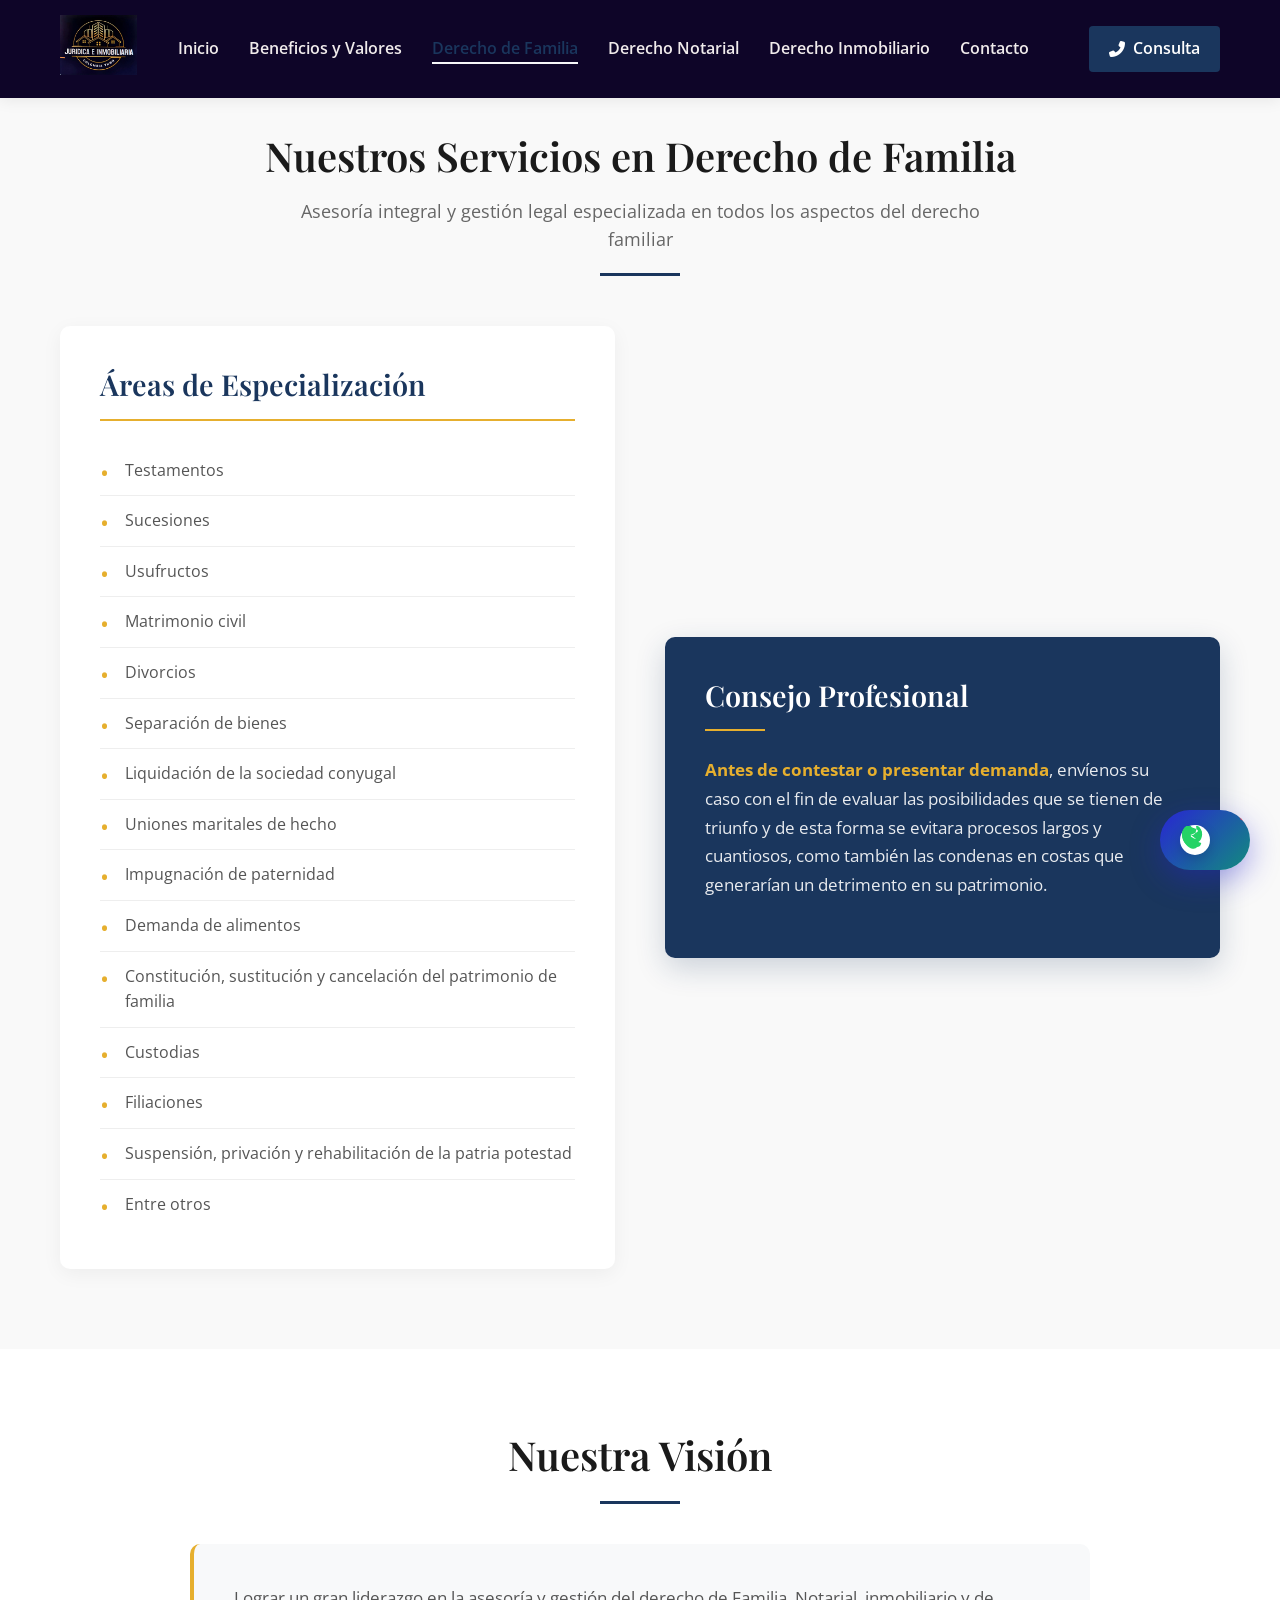
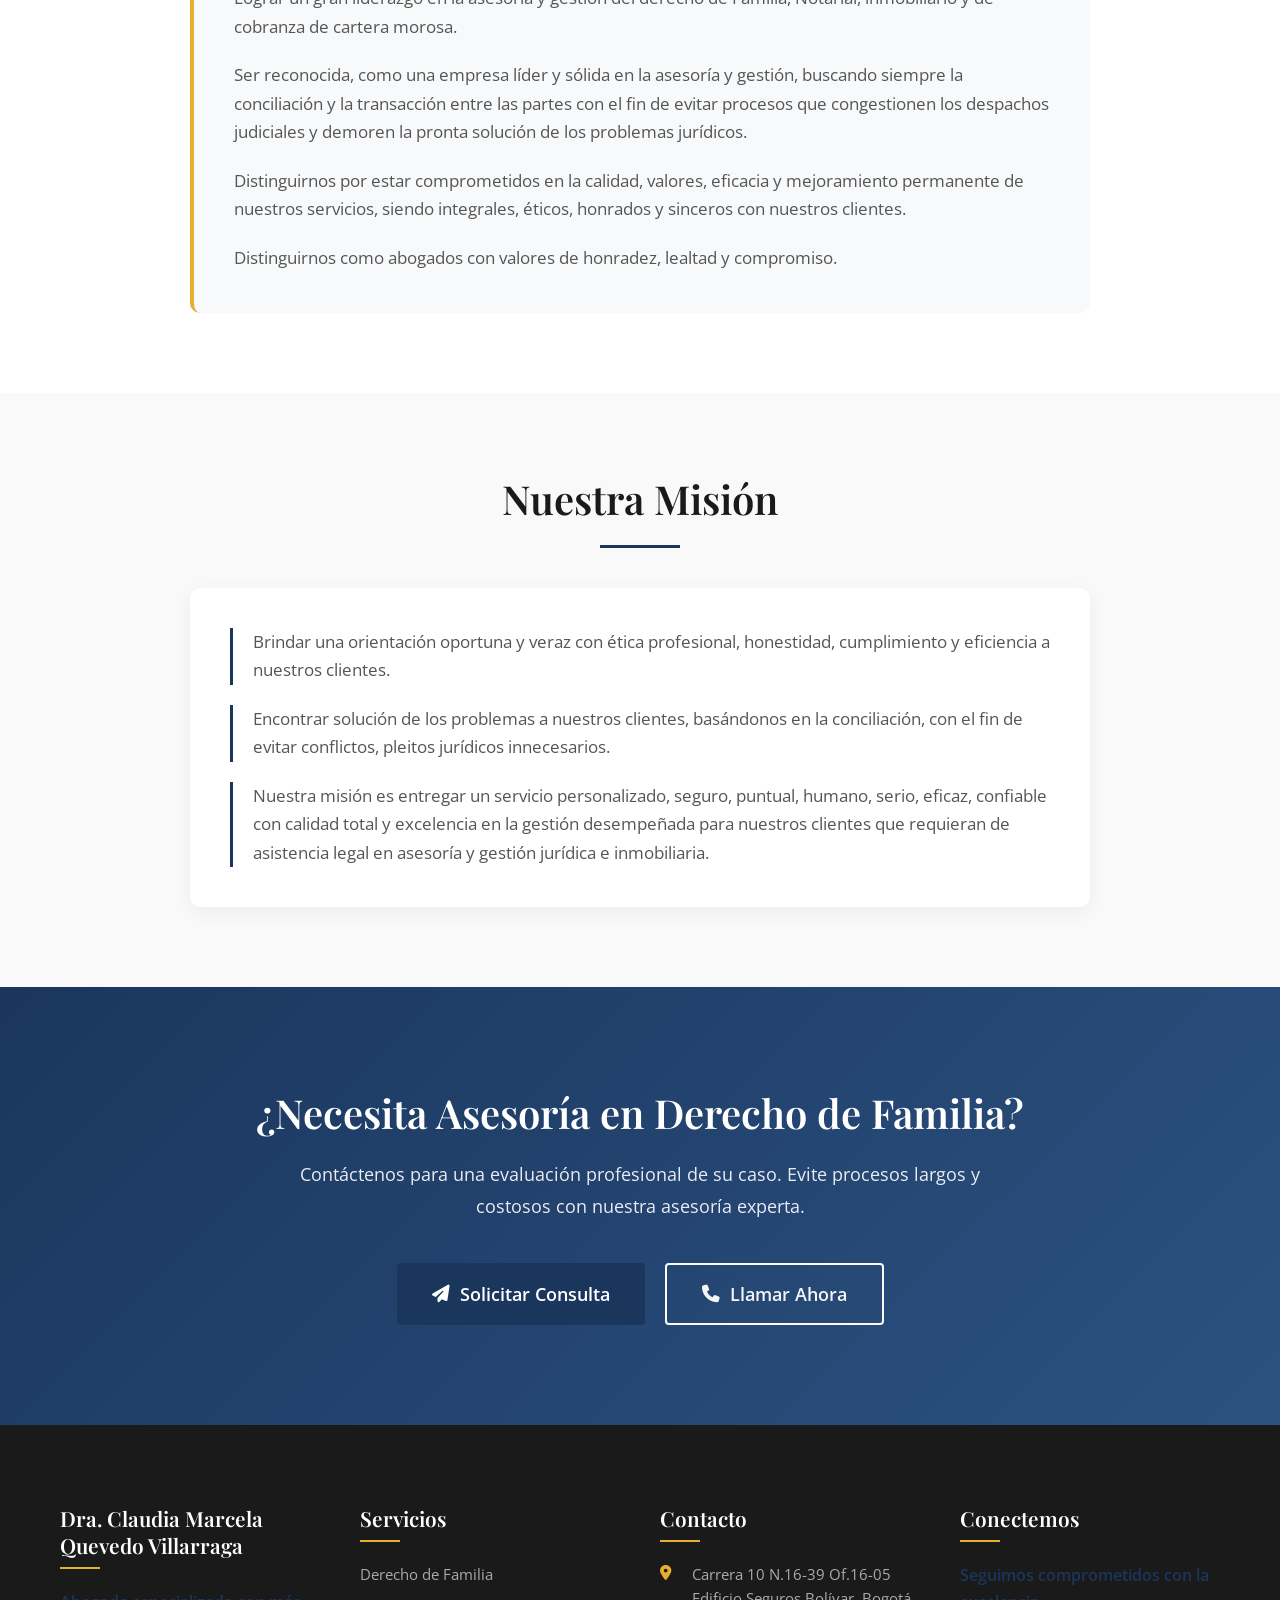
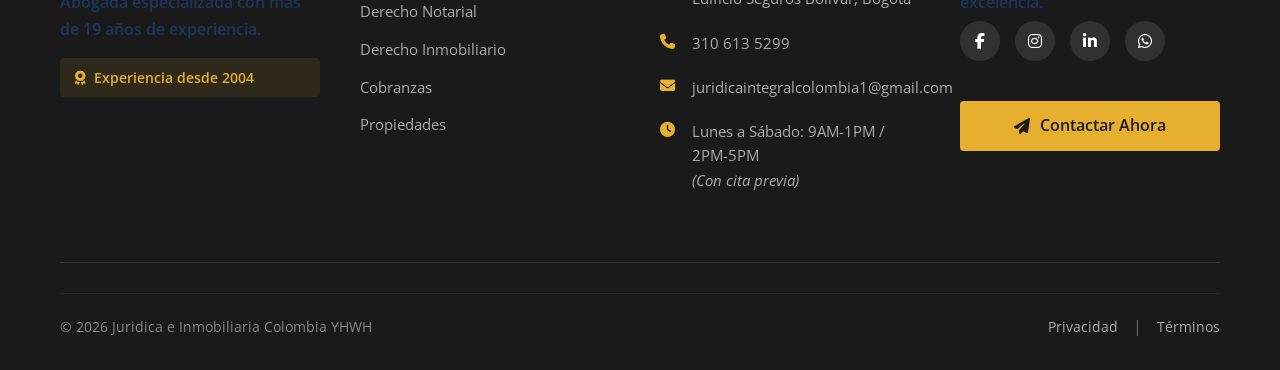
<file: derecho-familia.html>
<!DOCTYPE html>
<html lang="es">
<head>
    <meta charset="UTF-8">
    <meta name="viewport" content="width=device-width, initial-scale=1.0">
    <meta name="viewport" content="width=device-width, user-scalable=no, initial-scale=1.0,maximum-scale=1.0,minimum-scale=1.0">

    <title>Derecho de Familia | Dra. Claudia Quevedo</title>
    <meta name="description" content="Asesoría legal especializada en Derecho de Familia: divorcios, custodias, sucesiones, alimentos y más. Experiencia desde 2004 en Bogotá.">
    
    <link rel="icon" href="img/favicon.ico" type="image/x-icon">
    <link rel="preconnect" href="https://fonts.googleapis.com">
    <link rel="preconnect" href="https://fonts.gstatic.com" crossorigin>
    <link href="https://fonts.googleapis.com/css2?family=Playfair+Display:wght@400;500;600;700&family=Open+Sans:wght@300;400;500;600&display=swap" rel="stylesheet">
    <link rel="stylesheet" href="css/styles.css">
    
    <!-- SOLO FontAwesome para el menú hamburguesa y redes sociales mínimas -->
    <link rel="stylesheet" href="https://cdnjs.cloudflare.com/ajax/libs/font-awesome/6.4.0/css/all.min.css">
</head>
<body>
    <!-- HEADER -->
    <header class="main-header">
        <div class="container header-container">
            <div class="logo">
                <a href="index.html">
                    <img src="img/logo.png" alt="Logo Dra. Claudia Quevedo" id="main-logo">
                </a>
            </div>
            
            <nav class="main-nav desktop-nav">
                <ul class="nav-list">
                    <li><a href="index.html" class="nav-link">Inicio</a></li>
                    <li><a href="beneficios-valores.html" class="nav-link">Beneficios y Valores</a></li>
                    <li><a href="derecho-familia.html" class="nav-link active">Derecho de Familia</a></li>
                    <li><a href="derecho-notarial.html" class="nav-link">Derecho Notarial</a></li>
                    <li><a href="derecho-inmobiliario.html" class="nav-link">Derecho Inmobiliario</a></li>
                    <li><a href="contacto.html" class="nav-link">Contacto</a></li>
                </ul>
            </nav>
            
            <div class="header-contact desktop-only">
                <a href="contacto.html" class="btn-contact-header">
                    <i class="fas fa-phone-alt"></i> Consulta
                </a>
            </div>
            

            <!-- BOTÓN HAMBURGUESA ELEGANTE -->
<button class="hamburger-btn" id="hamburgerBtn" aria-label="Menú de navegación">
    <span class="hamburger-box">
        <span class="hamburger-line"></span>
    </span>
</button>

<!-- MENÚ MÓVIL ELEGANTE -->
<nav class="mobile-nav" id="mobileNav">
    <div class="mobile-nav-container">
        <!-- ENCABEZADO ELEGANTE -->
        <div class="mobile-nav-header">
            <span class="mobile-nav-title">Menú de Navegación</span>
            <button class="mobile-close-btn" id="mobileCloseBtn" aria-label="Cerrar menú">
                <svg width="24" height="24" viewBox="0 0 24 24" fill="none" stroke="currentColor" stroke-width="2">
                    <path d="M18 6L6 18M6 6l12 12"/>
                </svg>
            </button>
        </div>
        
        <!-- LISTA ELEGANTE -->
        <ul class="mobile-nav-list">
            <li><a href="index.html" class="mobile-nav-link"><span class="link-text">Inicio</span><span class="link-arrow">→</span></a></li>
            <li><a href="beneficios-valores.html" class="mobile-nav-link"><span class="link-text">Beneficios y Valores</span><span class="link-arrow">→</span></a></li>
            <li><a href="derecho-familia.html" class="mobile-nav-link"><span class="link-text">Derecho de Familia</span><span class="link-arrow">→</span></a></li>
            <li><a href="derecho-notarial.html" class="mobile-nav-link"><span class="link-text">Derecho Notarial</span><span class="link-arrow">→</span></a></li>
            <li><a href="derecho-inmobiliario.html" class="mobile-nav-link"><span class="link-text">Derecho Inmobiliario</span><span class="link-arrow">→</span></a></li>
            <li><a href="contacto.html" class="mobile-nav-link"><span class="link-text">Contacto</span><span class="link-arrow">→</span></a></li>
            <li><a href="inmobiliaria.html" class="mobile-nav-link"><span class="link-text">Propiedades</span><span class="link-arrow">→</span></a></li>
        </ul>
        
        <!-- SEPARADOR ELEGANTE -->
        <div class="mobile-nav-divider"></div>
        
        <!-- PIE DE PÁGINA ELEGANTE -->
        <div class="mobile-nav-footer">
            <p class="footer-text">Dra. Claudia Quevedo Villarraga</p>
            <p class="footer-subtext">Abogada Especializada</p>
        </div>
    </div>
</nav>

<!-- OVERLAY CON EFECTO DE DESENFOQUE -->
<div class="mobile-nav-overlay" id="mobileOverlay"></div>
        
        
    </header>

    

    <!-- SERVICIOS DE FAMILIA -->
    <section class="familia-servicios">
        <div class="container">
            <div class="section-header">
                <h2 class="section-title">Nuestros Servicios en Derecho de Familia</h2>
                <p class="section-subtitle">
                    Asesoría integral y gestión legal especializada en todos los aspectos del derecho familiar
                </p>
                <div class="section-divider"></div>
            </div>
            
            <div class="familia-servicios-grid">
                <!-- Lista de servicios organizada -->
                <div class="familia-servicios-list">
                    <h3 class="familia-list-title">Áreas de Especialización</h3>
                    <ul class="familia-servicios-items">
                        <li class="familia-servicio-item">Testamentos</li>
                        <li class="familia-servicio-item">Sucesiones</li>
                        <li class="familia-servicio-item">Usufructos</li>
                        <li class="familia-servicio-item">Matrimonio civil</li>
                        <li class="familia-servicio-item">Divorcios</li>
                        <li class="familia-servicio-item">Separación de bienes</li>
                        <li class="familia-servicio-item">Liquidación de la sociedad conyugal</li>
                        <li class="familia-servicio-item">Uniones maritales de hecho</li>
                        <li class="familia-servicio-item">Impugnación de paternidad</li>
                        <li class="familia-servicio-item">Demanda de alimentos</li>
                        <li class="familia-servicio-item">Constitución, sustitución y cancelación del patrimonio de familia</li>
                        <li class="familia-servicio-item">Custodias</li>
                        <li class="familia-servicio-item">Filiaciones</li>
                        <li class="familia-servicio-item">Suspensión, privación y rehabilitación de la patria potestad</li>
                        <li class="familia-servicio-item">Entre otros</li>
                    </ul>
                </div>
                
                <!-- CONSEJO PROFESIONAL -->
                <div class="familia-consejo">
                    <div class="consejo-card">
                        <h3 class="consejo-title">Consejo Profesional</h3>
                        <div class="consejo-divider"></div>
                        <p class="consejo-text">
                            <strong>Antes de contestar o presentar demanda</strong>, envíenos su caso con el fin 
                            de evaluar las posibilidades que se tienen de triunfo y de esta forma se evitara 
                            procesos largos y cuantiosos, como también las condenas en costas que generarían 
                            un detrimento en su patrimonio.
                        </p>
                    </div>
                </div>
            </div>
        </div>
    </section>

    <!-- VISIÓN -->
    <section class="familia-vision">
        <div class="container">
            <div class="vision-content">
                <h2 class="vision-title">Nuestra Visión</h2>
                <div class="vision-divider"></div>
                <div class="vision-text-container">
                    <p class="vision-text">
                        Lograr un gran liderazgo en la asesoría y gestión del derecho de Familia, 
                        Notarial, inmobiliario y de cobranza de cartera morosa.
                    </p>
                    <p class="vision-text">
                        Ser reconocida, como una empresa líder y sólida en la asesoría y gestión, 
                        buscando siempre la conciliación y la transacción entre las partes con el 
                        fin de evitar procesos que congestionen los despachos judiciales y demoren 
                        la pronta solución de los problemas jurídicos.
                    </p>
                    <p class="vision-text">
                        Distinguirnos por estar comprometidos en la calidad, valores, eficacia y 
                        mejoramiento permanente de nuestros servicios, siendo integrales, éticos, 
                        honrados y sinceros con nuestros clientes.
                    </p>
                    <p class="vision-text">
                        Distinguirnos como abogados con valores de honradez, lealtad y compromiso.
                    </p>
                </div>
            </div>
        </div>
    </section>

    <!-- MISIÓN -->
    <section class="familia-mision">
        <div class="container">
            <div class="mision-content">
                <h2 class="mision-title">Nuestra Misión</h2>
                <div class="mision-divider"></div>
                <div class="mision-text-container">
                    <p class="mision-text">
                        Brindar una orientación oportuna y veraz con ética profesional, honestidad, 
                        cumplimiento y eficiencia a nuestros clientes.
                    </p>
                    <p class="mision-text">
                        Encontrar solución de los problemas a nuestros clientes, basándonos en la 
                        conciliación, con el fin de evitar conflictos, pleitos jurídicos innecesarios.
                    </p>
                    <p class="mision-text">
                        Nuestra misión es entregar un servicio personalizado, seguro, puntual, humano, 
                        serio, eficaz, confiable con calidad total y excelencia en la gestión desempeñada 
                        para nuestros clientes que requieran de asistencia legal en asesoría y gestión 
                        jurídica e inmobiliaria.
                    </p>
                </div>
            </div>
        </div>
    </section>

    <!-- CTA SECTION -->
    <section class="familia-cta">
        <div class="container">
            <div class="cta-content">
                <h2 class="cta-title">¿Necesita Asesoría en Derecho de Familia?</h2>
                <p class="cta-text">
                    Contáctenos para una evaluación profesional de su caso. Evite procesos largos 
                    y costosos con nuestra asesoría experta.
                </p>
                <div class="cta-buttons">
                    <a href="contacto.html" class="btn-primary btn-large">
                        <i class="fas fa-paper-plane"></i> Solicitar Consulta
                    </a>
                    <a href="tel:+573106135299" class="btn-secondary btn-large">
                        <i class="fas fa-phone"></i> Llamar Ahora
                    </a>
                </div>
            </div>
        </div>
    </section>

    <!-- FOOTER -->
    <footer class="main-footer">
        <div class="container">
            <div class="footer-grid">
                <div class="footer-column">
                    
                    <h3 class="footer-title">Dra. Claudia Marcela Quevedo Villarraga</h3>
                    <p class="footer-text">
                        Abogada especializada con más de 19 años de experiencia.
                    </p>
                    <div class="footer-badge">
                        <i class="fas fa-award"></i> Experiencia desde 2004
                    </div>
                </div>
                
                <div class="footer-column">
                    <h3 class="footer-title">Servicios</h3>
                    <ul class="footer-list">
                        <li><a href="derecho-familia.html">Derecho de Familia</a></li>
                        <li><a href="derecho-notarial.html">Derecho Notarial</a></li>
                        <li><a href="derecho-inmobiliario.html">Derecho Inmobiliario</a></li>
                        <li><a href="derecho-notarial.html">Cobranzas</a></li>
                        <li><a href="inmobiliaria.html">Propiedades</a></li>
                    </ul>
                </div>
                
                <div class="footer-column">
                    <h3 class="footer-title">Contacto</h3>
                    <ul class="footer-contact-list">
                        <li>
                            <i class="fas fa-map-marker-alt"></i>
                            <span>Carrera 10 N.16-39 Of.16-05<br>Edificio Seguros Bolívar, Bogotá</span>
                        </li>
                        <li>
                            <i class="fas fa-phone"></i>
                            <a href="tel:+573106135299">310 613 5299</a>
                        </li>
                        <li>
                            <i class="fas fa-envelope"></i>
                            <a href="mailto:juridicaintegralcolombia1@gmail.com">juridicaintegralcolombia1@gmail.com</a>
                        </li>
                        <li>
                            <i class="fas fa-clock"></i>
                            <span>Lunes a Sábado: 9AM-1PM / 2PM-5PM<br><em>(Con cita previa)</em></span>
                        </li>
                    </ul>
                </div>
                
                <div class="footer-column">
                    <h3 class="footer-title">Conectemos</h3>
                    <p class="footer-text">Seguimos comprometidos con la excelencia.</p>
                    
                    <!-- REDES SOCIALES MÍNIMAS -->
                    <div class="social-icons">
                        <a href="https://wa.link/u9glss " class="social-icon" aria-label="Facebook">
                            <i class="fab fa-facebook-f"></i>
                        </a>
                        <a href="https://wa.link/u9glss " class="social-icon" aria-label="Instagram">
                            <i class="fab fa-instagram"></i>
                        </a>
                        <a href="https://wa.link/u9glss " class="social-icon" aria-label="LinkedIn">
                            <i class="fab fa-linkedin-in"></i>
                        </a>
                        <a href="https://wa.me/573106135299" class="social-icon" aria-label="WhatsApp">
                            <i class="fab fa-whatsapp"></i>
                        </a>
                    </div>
                    
                    <a href="contacto.html" class="btn-footer-contact">
                        <i class="fas fa-paper-plane"></i> Contactar Ahora
                    </a>
                </div>
            </div>
            
            <div class="footer-divider"></div>
            
            <div class="footer-bottom">
                <div class="copyright">
                    &copy; 2026 Juridica e Inmobiliaria Colombia YHWH
                </div>
                <div class="legal-links">
                    <a href="#">Privacidad</a>
                    <span class="separator">|</span>
                    <a href="#">Términos</a>
                </div>
            </div>
        </div>
    </footer>

    <script src="js/main.js"></script>



<!-- BOTÓN WHATSAPP FLOTANTE ANIMADO -->
<div class="whatsapp-float-container">
    <a href="https://wa.me/573106135299?text=Hola,%20quisiera%20solicitar%20una%20consulta%20legal" 
       class="whatsapp-float" 
       target="_blank" 
       rel="noopener"
       aria-label="Contactar por WhatsApp">
       
        <!-- ICONO WHATSAPP ANIMADO -->
        <div class="whatsapp-icon">
            <svg width="28" height="28" viewBox="0 0 24 24" fill="none">
                <path d="M17.507 14.307l-.009.075c-.266 1.164-.788 3.207-3.348 3.343-.27.032-.494.156-.67.325-1.156 1.097-2.808 1.224-3.492 1.135-2.11-.273-4.221-1.891-5.592-3.642C2.517 13.512.934 10.33.934 7.055c0-4.799 3.8-8.597 8.6-8.597 4.8 0 8.6 3.798 8.6 8.597 0 2.542-1.117 4.897-3.127 6.252z" 
                      fill="#25D366"/>
                <path d="M9.534 3.358C5.734 3.358 2.7 6.392 2.7 10.192c0 1.81.7 3.62 2.07 5.01l.36.31-.15.53c-.39 1.36-.78 2.72-1.17 4.08l-.15.53.53-.15c1.36-.39 2.71-.78 4.07-1.17l.53-.15.31.36c1.39 1.37 3.2 2.07 5.01 2.07 3.8 0 6.84-3.04 6.84-6.84 0-3.8-3.04-6.84-6.84-6.84z" 
                      fill="white"/>
                <path d="M17.357 14.667c-.266 1.164-.788 3.207-3.348 3.343-.27.032-.494.156-.67.325-1.156 1.097-2.808 1.224-3.492 1.135-2.11-.273-4.221-1.891-5.592-3.642C2.367 13.872.784 10.69.784 7.415c0-4.799 3.8-8.597 8.6-8.597 4.8 0 8.6 3.798 8.6 8.597 0 2.542-1.117 4.897-3.127 6.252z" 
                      fill="#25D366"/>
                <path d="M13.14 11.358c-.32-.16-.64-.32-1.07-.48-.43-.16-.86-.32-1.28-.48-.43-.16-.75-.32-1.07-.48-.32-.16-.53-.32-.75-.48-.21-.16-.32-.32-.43-.48-.11-.16-.11-.32-.11-.48 0-.16 0-.32.11-.48.11-.16.21-.32.43-.48.21-.16.53-.32.75-.48.32-.16.64-.32 1.07-.48.43-.16.86-.32 1.28-.48.43-.16.75-.32 1.07-.48.32-.16.53-.32.75-.48.21-.16.32-.32.43-.48.11-.16.11-.32.11-.48 0-.16 0-.32-.11-.48-.11-.16-.21-.32-.43-.48-.21-.16-.53-.32-.75-.48-.32-.16-.64-.32-1.07-.48-.43-.16-.86-.32-1.28-.48-.43-.16-.75-.32-1.07-.48-.32-.16-.53-.32-.75-.48-.21-.16-.32-.32-.43-.48-.11-.16-.11-.32-.11-.48 0-.64.32-1.28.86-1.6.32-.16.75-.32 1.28-.32.64 0 1.28.32 1.6.75.32.43.64.96.75 1.6.11.64.21 1.28.21 1.92 0 .64-.1 1.28-.21 1.92-.11.64-.32 1.28-.64 1.81-.32.53-.75.96-1.28 1.28-.53.32-1.07.48-1.6.48-.43 0-.86-.11-1.28-.32z" 
                      fill="white"/>
            </svg>
        </div>
        
        <!-- TEXTO QUE APARECE -->
        <span class="whatsapp-text">¿Necesitas ayuda?</span>
        
        <!-- NOTIFICACIÓN PULSANTE -->
        <div class="whatsapp-notification">
            <span class="notification-dot"></span>
        </div>
    </a>
    
    <!-- BURBUJA DE CHAT QUE APARECE -->
    <div class="whatsapp-bubble">
        <p>¡Hablemos por WhatsApp!</p>
        <div class="bubble-arrow"></div>
    </div>
</div>

</body>
</html>
</file>
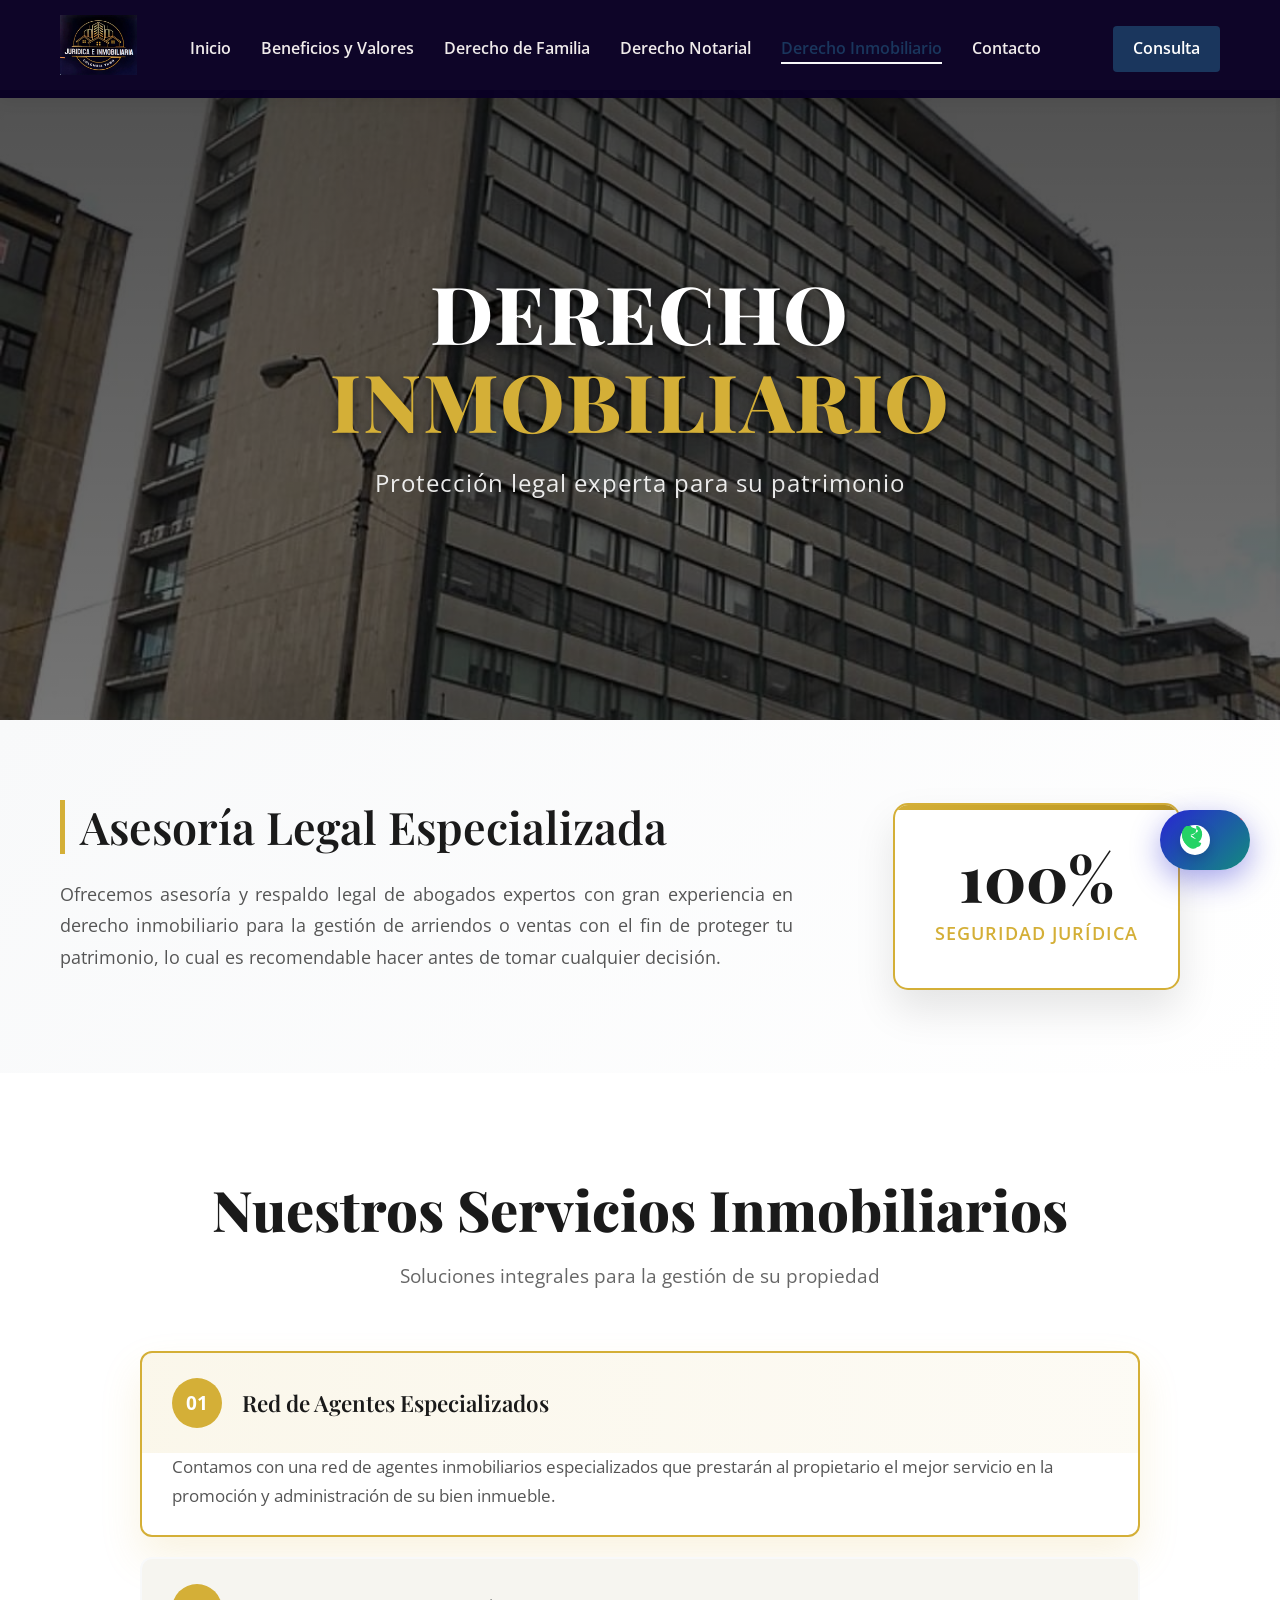
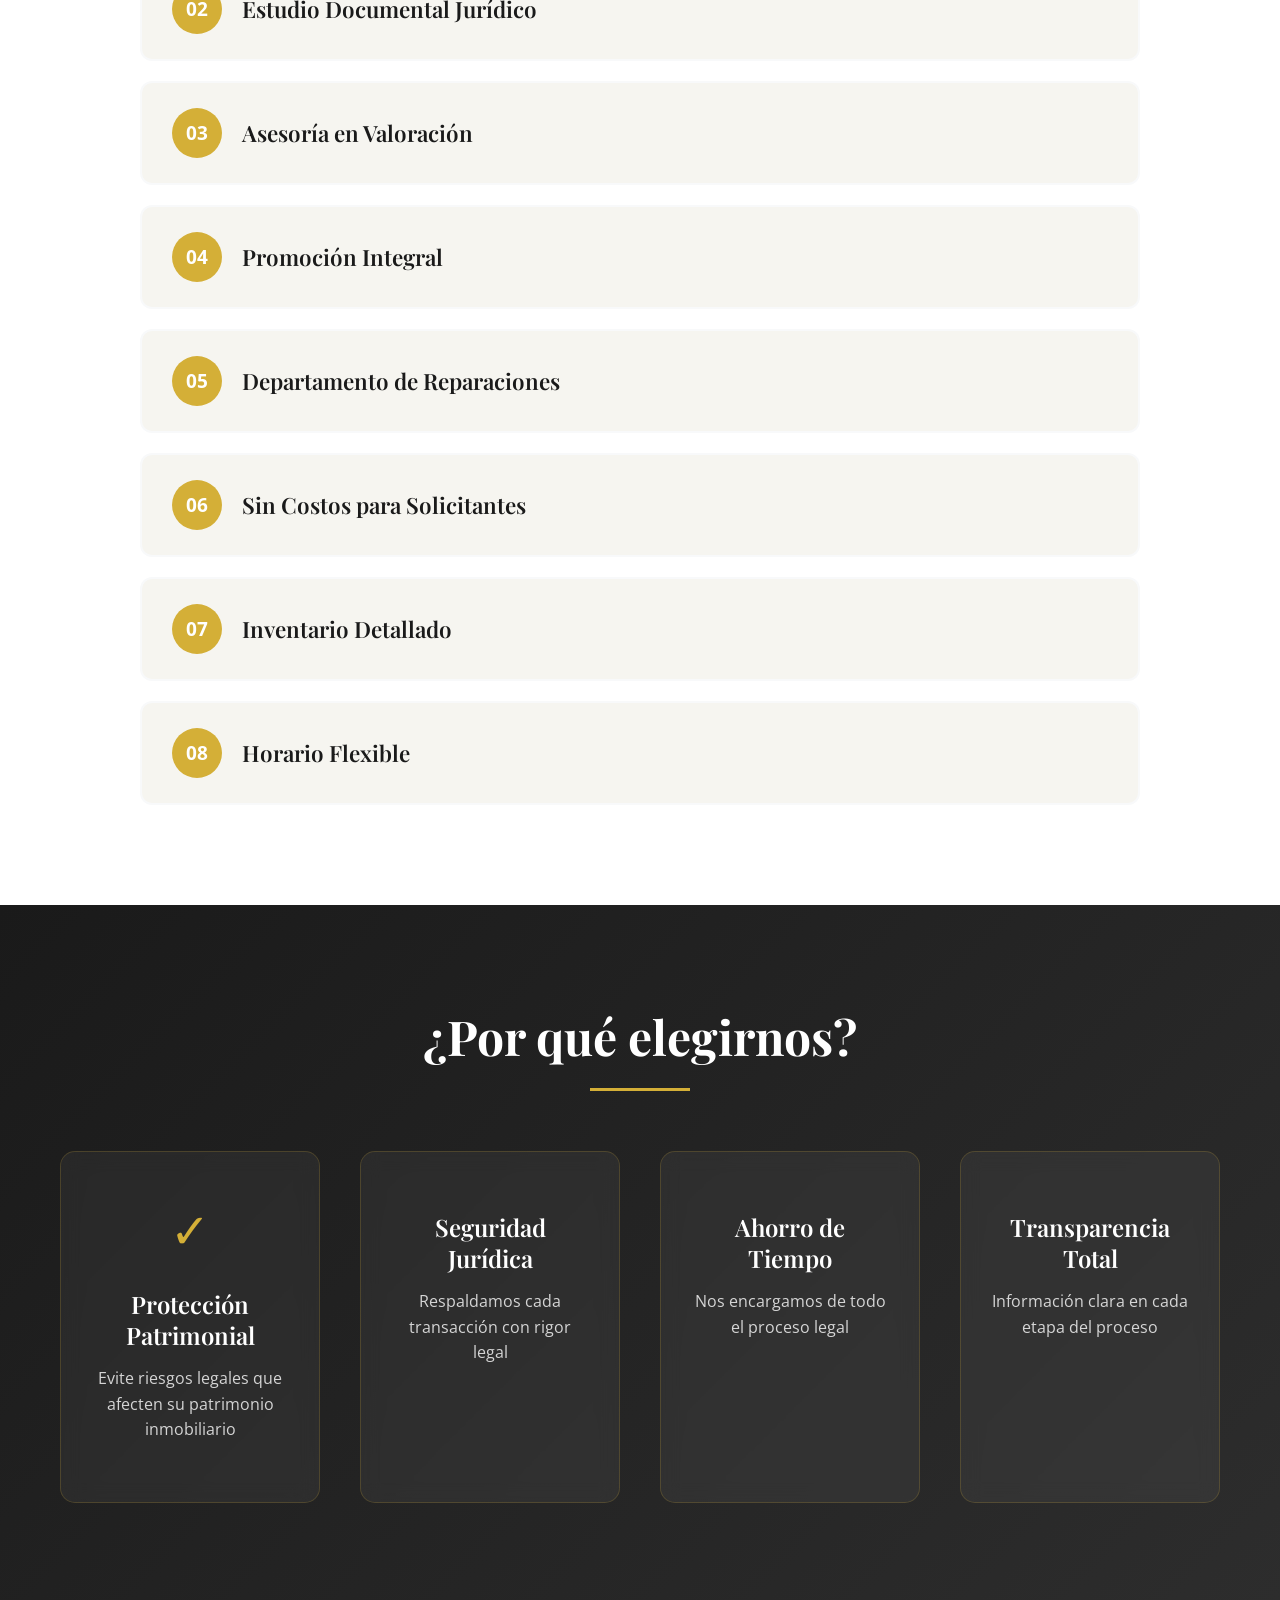
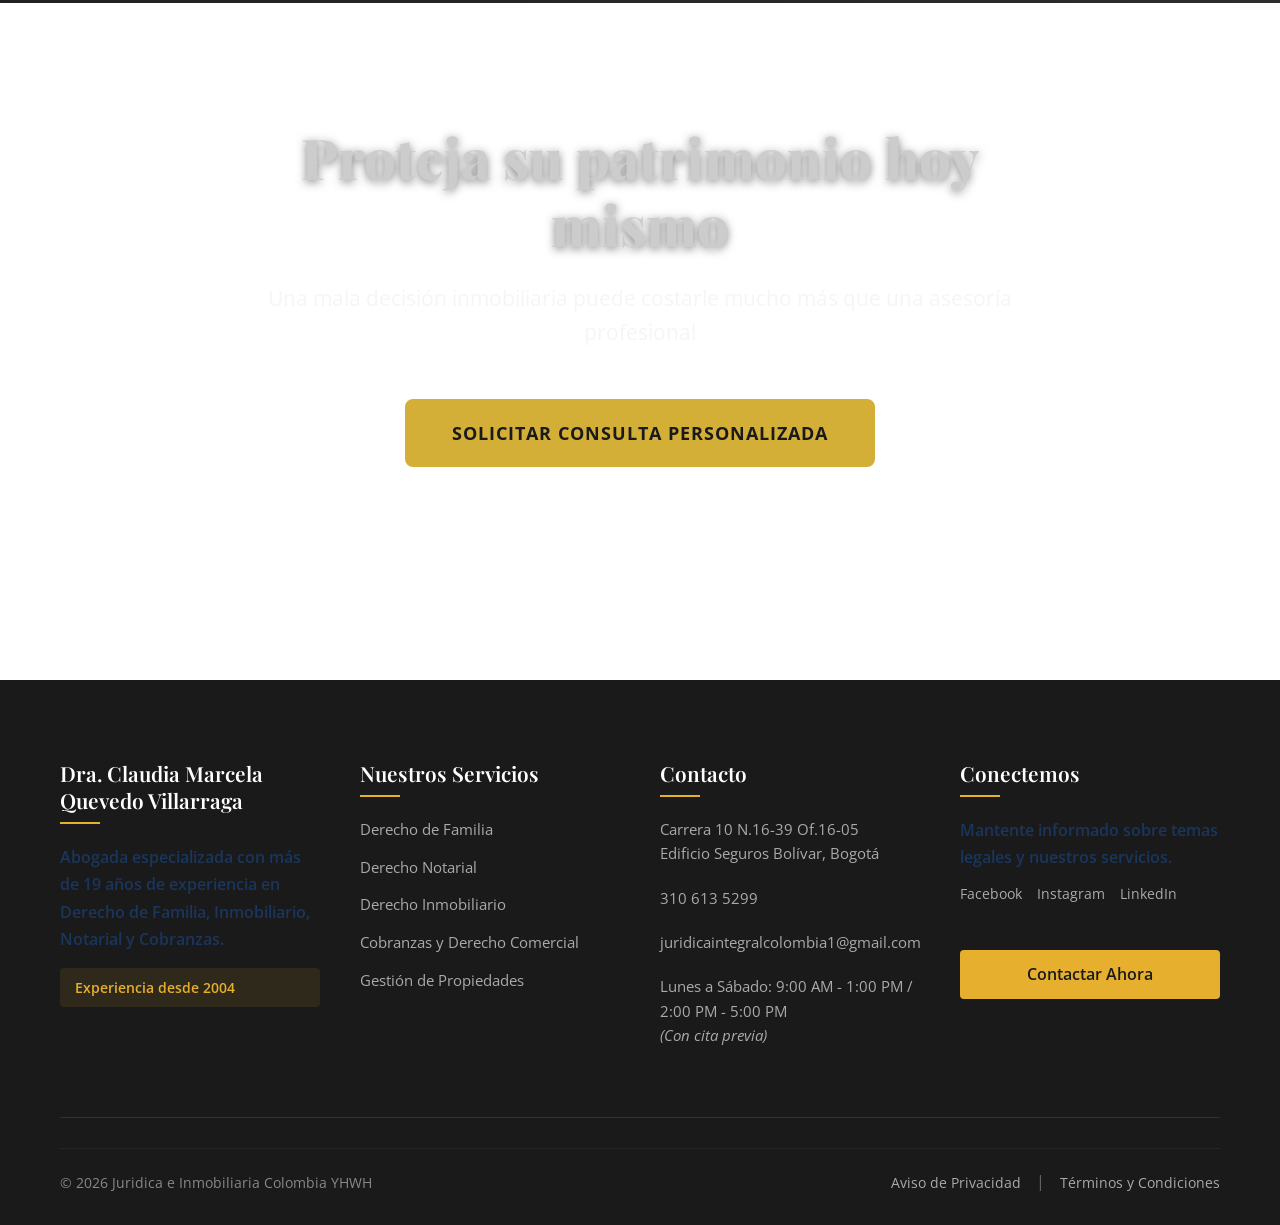
<file: derecho-inmobiliario.html>
<!DOCTYPE html>
<html lang="es">
<head>
    <meta charset="UTF-8">
    <meta name="viewport" content="width=device-width, initial-scale=1.0">
    <meta name="viewport" content="width=device-width, user-scalable=no, initial-scale=1.0,maximum-scale=1.0,minimum-scale=1.0">
    <title>Derecho Inmobiliario | Dra. Claudia Quevedo</title>
    <meta name="description" content="Asesoría legal especializada en compra, venta, arrendamiento y administración de bienes inmuebles. Proteja su patrimonio con expertos.">
    
    <link rel="icon" href="img/favicon.ico" type="image/x-icon">
    <link rel="preconnect" href="https://fonts.googleapis.com">
    <link rel="preconnect" href="https://fonts.gstatic.com" crossorigin>
    <link href="https://fonts.googleapis.com/css2?family=Playfair+Display:wght@400;500;600;700&family=Open+Sans:wght@300;400;500;600&display=swap" rel="stylesheet">
    <link rel="stylesheet" href="css/styles.css">
</head>
<body>
    <!-- HEADER -->
    <header class="main-header">
        <div class="container header-container">
            <div class="logo">
                <a href="index.html">
                    <img src="img/logo.png" alt="Logo Dra. Claudia Quevedo" id="main-logo">
                </a>
            </div>
            
            <nav class="main-nav desktop-nav">
                <ul class="nav-list">
                    <li><a href="index.html" class="nav-link">Inicio</a></li>
                    <li><a href="beneficios-valores.html" class="nav-link">Beneficios y Valores</a></li>
                    <li><a href="derecho-familia.html" class="nav-link">Derecho de Familia</a></li>
                    <li><a href="derecho-notarial.html" class="nav-link">Derecho Notarial</a></li>
                    <li><a href="derecho-inmobiliario.html" class="nav-link active">Derecho Inmobiliario</a></li>
                    <li><a href="contacto.html" class="nav-link">Contacto</a></li>
                </ul>
            </nav>
            
            <div class="header-contact desktop-only">
                <a href="contacto.html" class="btn-contact-header">Consulta</a>
            </div>
            
            <!-- BOTÓN HAMBURGUESA ELEGANTE -->
<button class="hamburger-btn" id="hamburgerBtn" aria-label="Menú de navegación">
    <span class="hamburger-box">
        <span class="hamburger-line"></span>
    </span>
</button>

<!-- MENÚ MÓVIL ELEGANTE -->
<nav class="mobile-nav" id="mobileNav">
    <div class="mobile-nav-container">
        <!-- ENCABEZADO ELEGANTE -->
        <div class="mobile-nav-header">
            <span class="mobile-nav-title">Menú de Navegación</span>
            <button class="mobile-close-btn" id="mobileCloseBtn" aria-label="Cerrar menú">
                <svg width="24" height="24" viewBox="0 0 24 24" fill="none" stroke="currentColor" stroke-width="2">
                    <path d="M18 6L6 18M6 6l12 12"/>
                </svg>
            </button>
        </div>
        
        <!-- LISTA ELEGANTE -->
        <ul class="mobile-nav-list">
            <li><a href="index.html" class="mobile-nav-link"><span class="link-text">Inicio</span><span class="link-arrow">→</span></a></li>
            <li><a href="beneficios-valores.html" class="mobile-nav-link"><span class="link-text">Beneficios y Valores</span><span class="link-arrow">→</span></a></li>
            <li><a href="derecho-familia.html" class="mobile-nav-link"><span class="link-text">Derecho de Familia</span><span class="link-arrow">→</span></a></li>
            <li><a href="derecho-notarial.html" class="mobile-nav-link"><span class="link-text">Derecho Notarial</span><span class="link-arrow">→</span></a></li>
            <li><a href="derecho-inmobiliario.html" class="mobile-nav-link"><span class="link-text">Derecho Inmobiliario</span><span class="link-arrow">→</span></a></li>
            <li><a href="contacto.html" class="mobile-nav-link"><span class="link-text">Contacto</span><span class="link-arrow">→</span></a></li>
            <li><a href="inmobiliaria.html" class="mobile-nav-link"><span class="link-text">Propiedades</span><span class="link-arrow">→</span></a></li>
        </ul>
        
        <!-- SEPARADOR ELEGANTE -->
        <div class="mobile-nav-divider"></div>
        
        <!-- PIE DE PÁGINA ELEGANTE -->
        <div class="mobile-nav-footer">
            <p class="footer-text">Dra. Claudia Quevedo Villarraga</p>
            <p class="footer-subtext">Abogada Especializada</p>
        </div>
    </div>
</nav>

<!-- OVERLAY CON EFECTO DE DESENFOQUE -->
<div class="mobile-nav-overlay" id="mobileOverlay"></div>
        
        
    </header>

    <!-- PORTADA CREATIVA -->
    <section class="inmobiliaria-portada">
        <div class="portada-overlay">
            <div class="container">
                <div class="portada-contenido">
                    <h1 class="portada-titulo">
                        <span class="portada-linea-1">Derecho</span>
                        <span class="portada-linea-2">Inmobiliario</span>
                    </h1>
                    <div class="portada-subtitulo">
                        Protección legal experta para su patrimonio
                    </div>
                    
                </div>
            </div>
        </div>
    </section>

    <!-- INTRODUCCIÓN CREATIVA -->
    <section class="inmobiliaria-intro">
        <div class="container">
            <div class="intro-contenedor">
                <div class="intro-texto">
                    <h2 class="intro-titulo">Asesoría Legal Especializada</h2>
                    <p class="intro-descripcion">
                        Ofrecemos asesoría y respaldo legal de abogados expertos con gran experiencia en derecho 
                        inmobiliario para la gestión de arriendos o ventas con el fin de proteger tu patrimonio, 
                        lo cual es recomendable hacer antes de tomar cualquier decisión.
                    </p>
                </div>
                <div class="intro-destacado">
                    <div class="destacado-item">
                        <div class="destacado-numero">100%</div>
                        <div class="destacado-texto">Seguridad Jurídica</div>
                    </div>
                </div>
            </div>
        </div>
    </section>

    <!-- SERVICIOS CREATIVOS - ACORDEÓN VISUAL -->
    <section class="servicios-creativos">
        <div class="container">
            <h2 class="servicios-titulo-creativo">Nuestros Servicios Inmobiliarios</h2>
            <div class="servicios-subtitulo">Soluciones integrales para la gestión de su propiedad</div>
            
            <div class="servicios-grid-creativo">
                
                <!-- SERVICIO 1 -->
                <div class="servicio-creativo">
                    <div class="servicio-header">
                        <div class="servicio-indicador">01</div>
                        <h3 class="servicio-nombre">Red de Agentes Especializados</h3>
                    </div>
                    <div class="servicio-contenido">
                        <p>Contamos con una red de agentes inmobiliarios especializados que prestarán al propietario el mejor servicio en la promoción y administración de su bien inmueble.</p>
                    </div>
                </div>
                
                <!-- SERVICIO 2 -->
                <div class="servicio-creativo">
                    <div class="servicio-header">
                        <div class="servicio-indicador">02</div>
                        <h3 class="servicio-nombre">Estudio Documental Jurídico</h3>
                    </div>
                    <div class="servicio-contenido">
                        <p>Realizamos un estudio de documentación por parte del área jurídica sobre los posibles arrendatarios o compradores de los bienes inmuebles.</p>
                    </div>
                </div>
                
                <!-- SERVICIO 3 -->
                <div class="servicio-creativo">
                    <div class="servicio-header">
                        <div class="servicio-indicador">03</div>
                        <h3 class="servicio-nombre">Asesoría en Valoración</h3>
                    </div>
                    <div class="servicio-contenido">
                        <p>Visitamos su inmueble y lo asesoramos para fijar el canon de su arrendamiento o de venta.</p>
                    </div>
                </div>
                
                <!-- SERVICIO 4 -->
                <div class="servicio-creativo">
                    <div class="servicio-header">
                        <div class="servicio-indicador">04</div>
                        <h3 class="servicio-nombre">Promoción Integral</h3>
                    </div>
                    <div class="servicio-contenido">
                        <p>Promocionamos su inmueble por portales inmobiliarios en Internet, por nuestra página WEB, con avisos directos en el inmueble, nuestras bases de datos de interesados sin ningún costo económico para usted.</p>
                    </div>
                </div>
                
                <!-- SERVICIO 5 -->
                <div class="servicio-creativo">
                    <div class="servicio-header">
                        <div class="servicio-indicador">05</div>
                        <h3 class="servicio-nombre">Departamento de Reparaciones</h3>
                    </div>
                    <div class="servicio-contenido">
                        <p>Contamos con un departamento de reparaciones para colaborarle en las necesidades que se presenten en ese tema.</p>
                    </div>
                </div>
                
                <!-- SERVICIO 6 -->
                <div class="servicio-creativo">
                    <div class="servicio-header">
                        <div class="servicio-indicador">06</div>
                        <h3 class="servicio-nombre">Sin Costos para Solicitantes</h3>
                    </div>
                    <div class="servicio-contenido">
                        <p>Para agilizar y facilitar la gestión de arrendamiento de su inmueble, tenemos como política no cobrar a los solicitantes, valores por concepto de derechos de contrato y cobro adelantado de estudios.</p>
                    </div>
                </div>
                
                <!-- SERVICIO 7 -->
                <div class="servicio-creativo">
                    <div class="servicio-header">
                        <div class="servicio-indicador">07</div>
                        <h3 class="servicio-nombre">Inventario Detallado</h3>
                    </div>
                    <div class="servicio-contenido">
                        <p>Realizamos al momento de arrendar su inmueble, un inventario detallado del mismo para tener claridad y tranquilidad de su inmueble, del cual usted puede tener copia en cualquier momento.</p>
                    </div>
                </div>
                
                <!-- SERVICIO 8 -->
                <div class="servicio-creativo">
                    <div class="servicio-header">
                        <div class="servicio-indicador">08</div>
                        <h3 class="servicio-nombre">Horario Flexible</h3>
                    </div>
                    <div class="servicio-contenido">
                        <p>Trabajamos horario flexible que se adecue al requerido por los posibles arrendatarios o compradores para la gestión con el fin de agilizar y brindar un mejor servicio.</p>
                    </div>
                </div>
                
            </div>
        </div>
    </section>

    <!-- BENEFICIOS VISUALES -->
    <section class="beneficios-visuales">
        <div class="container">
            <div class="beneficios-titulo-seccion">
                <h2>¿Por qué elegirnos?</h2>
                <div class="titulo-subrayado"></div>
            </div>
            
            <div class="beneficios-cuadricula">
                <div class="beneficio-visual">
                    <div class="beneficio-icono">✓</div>
                    <h3>Protección Patrimonial</h3>
                    <p>Evite riesgos legales que afecten su patrimonio inmobiliario</p>
                </div>
                
                <div class="beneficio-visual">
                    <div class="beneficio-icono"></div>
                    <h3>Seguridad Jurídica</h3>
                    <p>Respaldamos cada transacción con rigor legal</p>
                </div>
                
                <div class="beneficio-visual">
                    <div class="beneficio-icono"></div>
                    <h3>Ahorro de Tiempo</h3>
                    <p>Nos encargamos de todo el proceso legal</p>
                </div>
                
                <div class="beneficio-visual">
                    <div class="beneficio-icono"></div>
                    <h3>Transparencia Total</h3>
                    <p>Información clara en cada etapa del proceso</p>
                </div>
            </div>
        </div>
    </section>

    <!-- CTA CREATIVO -->
    <section class="cta-creativo">
        <div class="cta-contenido">
            <h2 class="cta-titulo-grande">Proteja su patrimonio hoy mismo</h2>
            <p class="cta-texto-destacado">Una mala decisión inmobiliaria puede costarle mucho más que una asesoría profesional</p>
            <div class="cta-botones-creativos">
                <a href="contacto.html" class="btn-cta-principal">Solicitar Consulta Personalizada</a>
                <a href="tel:+573106135299" class="btn-cta-secundario">Llamar ahora: 310 613 5299</a>
            </div>
        </div>
    </section>

    <!-- FOOTER -->
    <footer class="main-footer">
        <div class="container">
            <div class="footer-grid">
                <div class="footer-column">
                   
                    <h3 class="footer-title">Dra. Claudia Marcela Quevedo Villarraga</h3>
                    <p class="footer-text">
                        Abogada especializada con más de 19 años de experiencia en Derecho de Familia, Inmobiliario, Notarial y Cobranzas.
                    </p>
                    <div class="footer-badge">Experiencia desde 2004</div>
                </div>
                
                <div class="footer-column">
                    <h3 class="footer-title">Nuestros Servicios</h3>
                    <ul class="footer-list">
                        <li><a href="derecho-familia.html">Derecho de Familia</a></li>
                        <li><a href="derecho-notarial.html">Derecho Notarial</a></li>
                        <li><a href="derecho-inmobiliario.html">Derecho Inmobiliario</a></li>
                        <li><a href="derecho-notarial.html">Cobranzas y Derecho Comercial</a></li>
                        <li><a href="inmobiliaria.html">Gestión de Propiedades</a></li>
                    </ul>
                </div>
                
                <div class="footer-column">
                    <h3 class="footer-title">Contacto</h3>
                    <ul class="footer-contact-list">
                        <li>
                            <span>Carrera 10 N.16-39 Of.16-05<br>Edificio Seguros Bolívar, Bogotá</span>
                        </li>
                        <li>
                            <a href="tel:+573106135299">310 613 5299</a>
                        </li>
                        <li>
                            <a href="mailto:juridicaintegralcolombia1@gmail.com">juridicaintegralcolombia1@gmail.com</a>
                        </li>
                        <li>
                            <span>Lunes a Sábado: 9:00 AM - 1:00 PM / 2:00 PM - 5:00 PM<br><em>(Con cita previa)</em></span>
                        </li>
                    </ul>
                </div>
                
                <div class="footer-column">
                    <h3 class="footer-title">Conectemos</h3>
                    <p class="footer-text">Mantente informado sobre temas legales y nuestros servicios.</p>
                    
                    <div class="social-links">
                        <a href="https://wa.link/u9glss " class="social-link">Facebook</a>
                        <a href="https://wa.link/u9glss " class="social-link">Instagram</a>
                        <a href="https://wa.link/u9glss " class="social-link">LinkedIn</a>
                    </div>
                    
                    <a href="contacto.html" class="btn-footer-contact">Contactar Ahora</a>
                </div>
            </div>
            
            <div class="footer-divider"></div>
            
            <div class="footer-bottom">
                <div class="copyright">
                    &copy; 2026 Juridica e Inmobiliaria Colombia YHWH
                </div>
                <div class="legal-links">
                    <a href="#">Aviso de Privacidad</a>
                    <span class="separator">|</span>
                    <a href="#">Términos y Condiciones</a>
                </div>
            </div>
        </div>
    </footer>

    <!-- SCRIPTS -->
    <script src="https://code.jquery.com/jquery-3.6.4.min.js"></script>
    <script src="js/main.js"></script>
    <script>
    // Script para los servicios creativos
    document.addEventListener('DOMContentLoaded', function() {
        const servicios = document.querySelectorAll('.servicio-creativo');
        
        servicios.forEach(servicio => {
            servicio.addEventListener('click', function() {
                // Toggle para expandir/contraer
                const contenido = this.querySelector('.servicio-contenido');
                const isActive = this.classList.contains('active');
                
                // Cerrar todos primero
                servicios.forEach(s => {
                    s.classList.remove('active');
                    s.querySelector('.servicio-contenido').style.maxHeight = null;
                });
                
                // Abrir este si no estaba activo
                if (!isActive) {
                    this.classList.add('active');
                    contenido.style.maxHeight = contenido.scrollHeight + 'px';
                }
            });
        });
        
        // Abrir el primero por defecto
        if (servicios.length > 0) {
            const primerServicio = servicios[0];
            const primerContenido = primerServicio.querySelector('.servicio-contenido');
            primerServicio.classList.add('active');
            primerContenido.style.maxHeight = primerContenido.scrollHeight + 'px';
        }
    });
    </script>



<!-- BOTÓN WHATSAPP FLOTANTE ANIMADO -->
<div class="whatsapp-float-container">
    <a href="https://wa.me/573106135299?text=Hola,%20quisiera%20solicitar%20una%20consulta%20legal" 
       class="whatsapp-float" 
       target="_blank" 
       rel="noopener"
       aria-label="Contactar por WhatsApp">
       
        <!-- ICONO WHATSAPP ANIMADO -->
        <div class="whatsapp-icon">
            <svg width="28" height="28" viewBox="0 0 24 24" fill="none">
                <path d="M17.507 14.307l-.009.075c-.266 1.164-.788 3.207-3.348 3.343-.27.032-.494.156-.67.325-1.156 1.097-2.808 1.224-3.492 1.135-2.11-.273-4.221-1.891-5.592-3.642C2.517 13.512.934 10.33.934 7.055c0-4.799 3.8-8.597 8.6-8.597 4.8 0 8.6 3.798 8.6 8.597 0 2.542-1.117 4.897-3.127 6.252z" 
                      fill="#25D366"/>
                <path d="M9.534 3.358C5.734 3.358 2.7 6.392 2.7 10.192c0 1.81.7 3.62 2.07 5.01l.36.31-.15.53c-.39 1.36-.78 2.72-1.17 4.08l-.15.53.53-.15c1.36-.39 2.71-.78 4.07-1.17l.53-.15.31.36c1.39 1.37 3.2 2.07 5.01 2.07 3.8 0 6.84-3.04 6.84-6.84 0-3.8-3.04-6.84-6.84-6.84z" 
                      fill="white"/>
                <path d="M17.357 14.667c-.266 1.164-.788 3.207-3.348 3.343-.27.032-.494.156-.67.325-1.156 1.097-2.808 1.224-3.492 1.135-2.11-.273-4.221-1.891-5.592-3.642C2.367 13.872.784 10.69.784 7.415c0-4.799 3.8-8.597 8.6-8.597 4.8 0 8.6 3.798 8.6 8.597 0 2.542-1.117 4.897-3.127 6.252z" 
                      fill="#25D366"/>
                <path d="M13.14 11.358c-.32-.16-.64-.32-1.07-.48-.43-.16-.86-.32-1.28-.48-.43-.16-.75-.32-1.07-.48-.32-.16-.53-.32-.75-.48-.21-.16-.32-.32-.43-.48-.11-.16-.11-.32-.11-.48 0-.16 0-.32.11-.48.11-.16.21-.32.43-.48.21-.16.53-.32.75-.48.32-.16.64-.32 1.07-.48.43-.16.86-.32 1.28-.48.43-.16.75-.32 1.07-.48.32-.16.53-.32.75-.48.21-.16.32-.32.43-.48.11-.16.11-.32.11-.48 0-.16 0-.32-.11-.48-.11-.16-.21-.32-.43-.48-.21-.16-.53-.32-.75-.48-.32-.16-.64-.32-1.07-.48-.43-.16-.86-.32-1.28-.48-.43-.16-.75-.32-1.07-.48-.32-.16-.53-.32-.75-.48-.21-.16-.32-.32-.43-.48-.11-.16-.11-.32-.11-.48 0-.64.32-1.28.86-1.6.32-.16.75-.32 1.28-.32.64 0 1.28.32 1.6.75.32.43.64.96.75 1.6.11.64.21 1.28.21 1.92 0 .64-.1 1.28-.21 1.92-.11.64-.32 1.28-.64 1.81-.32.53-.75.96-1.28 1.28-.53.32-1.07.48-1.6.48-.43 0-.86-.11-1.28-.32z" 
                      fill="white"/>
            </svg>
        </div>
        
        <!-- TEXTO QUE APARECE -->
        <span class="whatsapp-text">¿Necesitas ayuda?</span>
        
        <!-- NOTIFICACIÓN PULSANTE -->
        <div class="whatsapp-notification">
            <span class="notification-dot"></span>
        </div>
    </a>
    
    <!-- BURBUJA DE CHAT QUE APARECE -->
    <div class="whatsapp-bubble">
        <p>¡Hablemos por WhatsApp!</p>
        <div class="bubble-arrow"></div>
    </div>
</div>

</body>
</html>
</file>
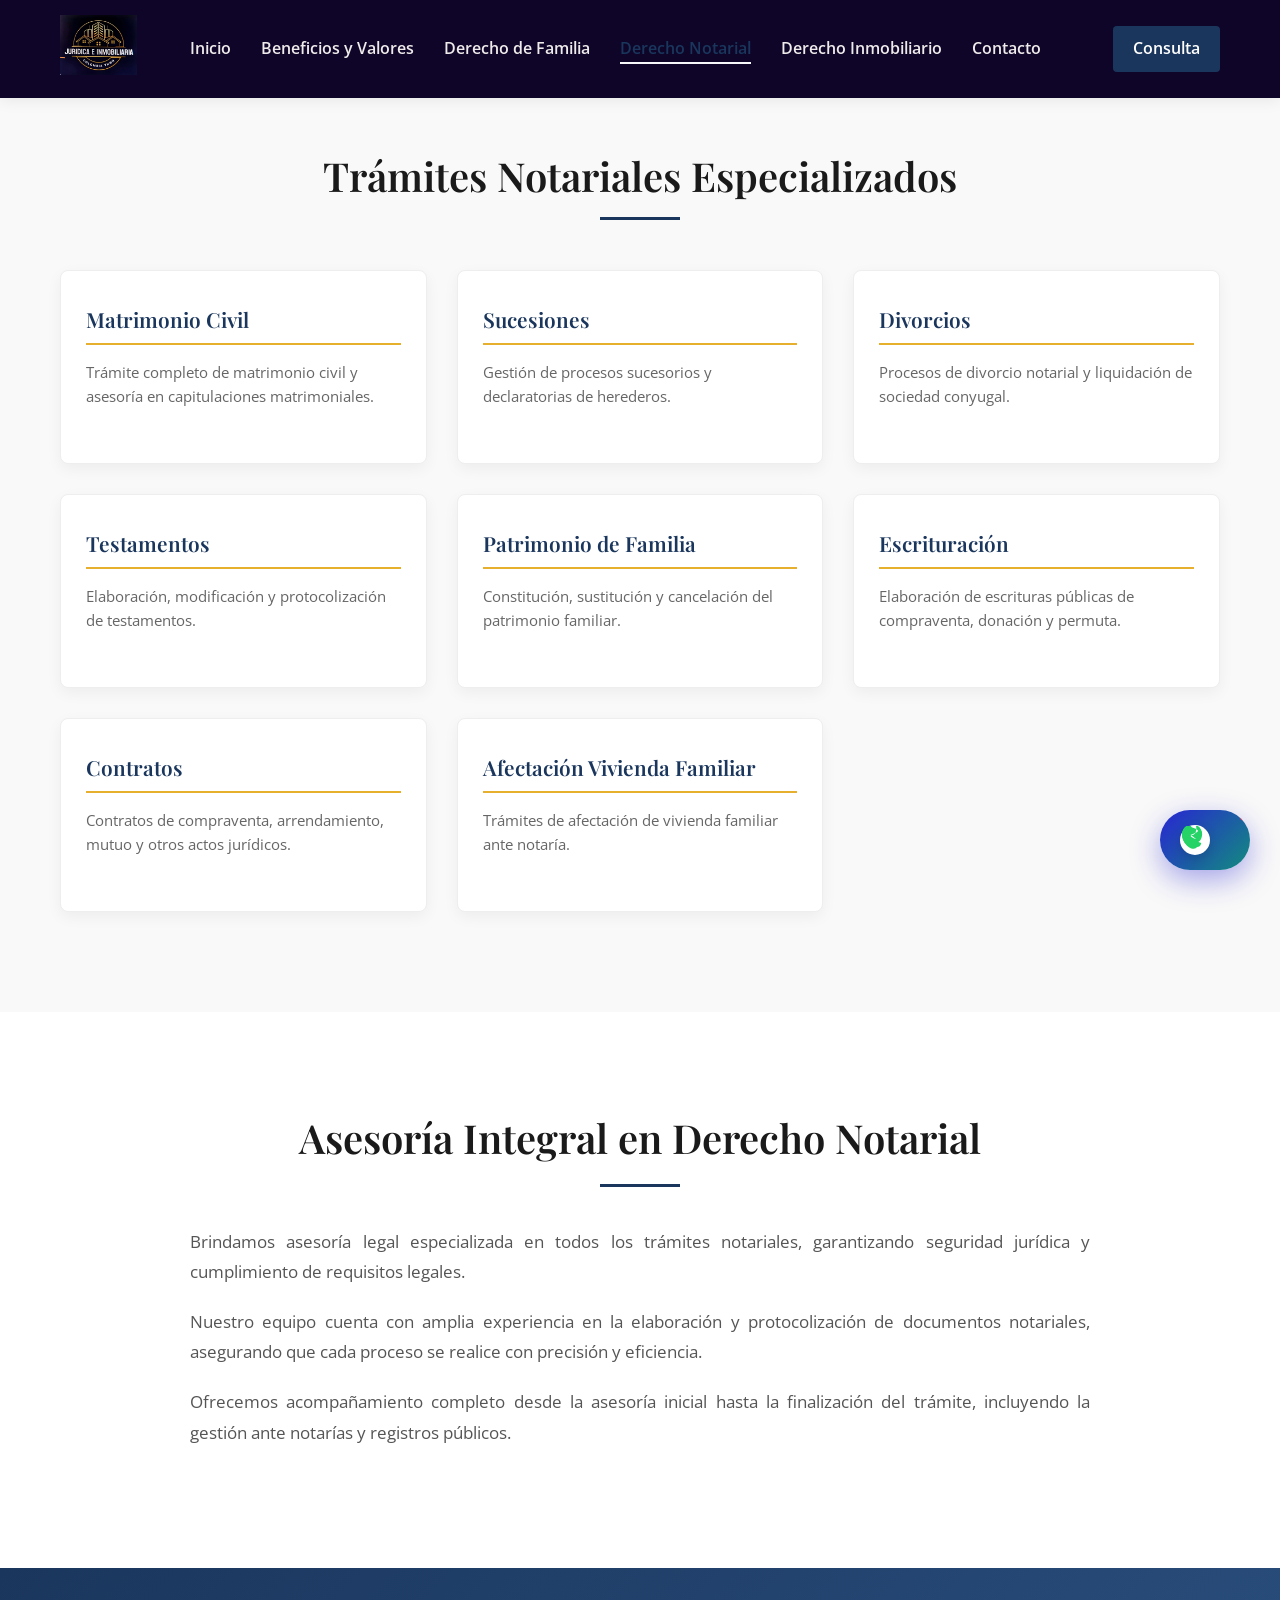
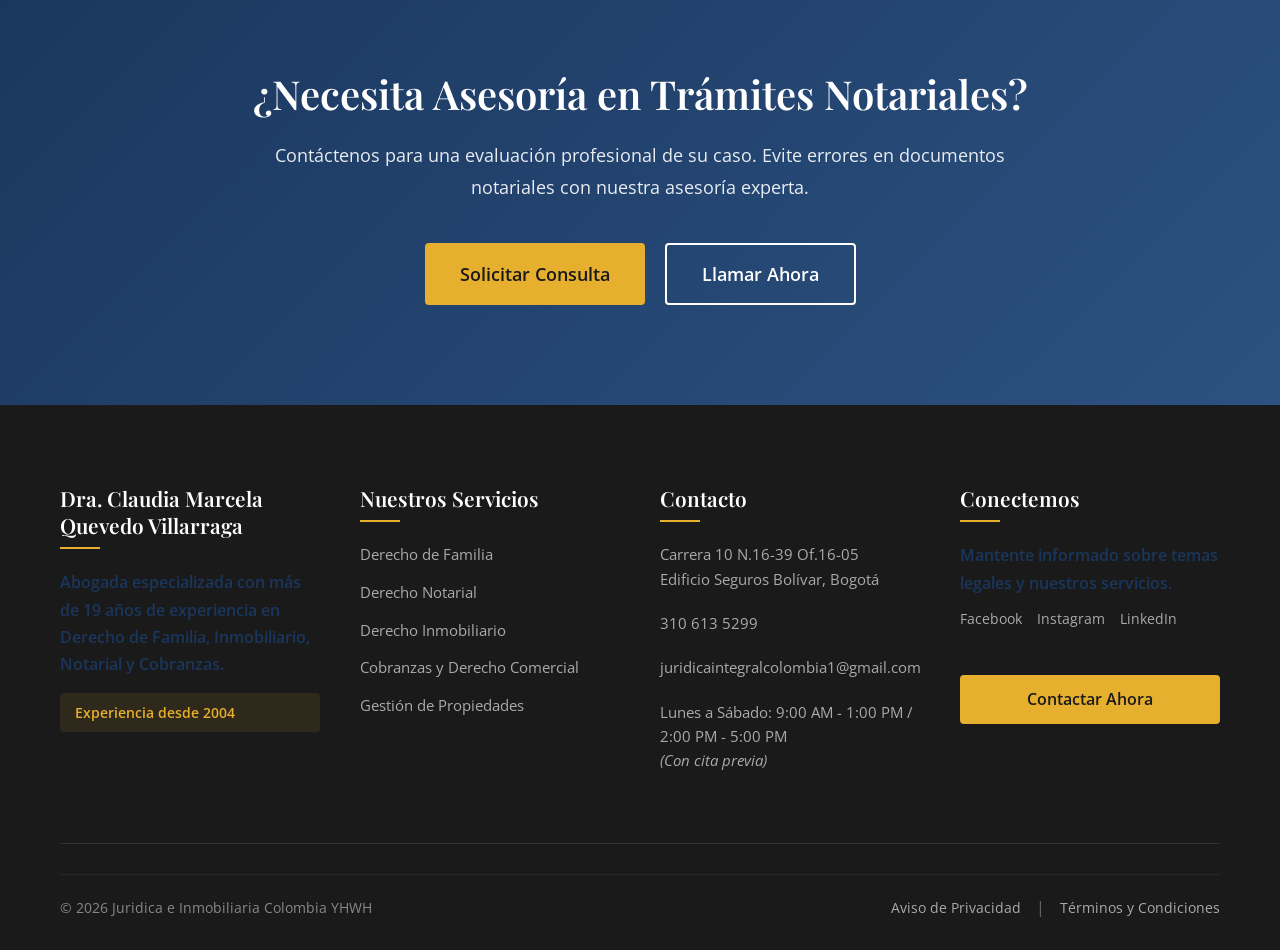
<file: derecho-notarial.html>
<!DOCTYPE html>
<html lang="es">
<head>
    <meta charset="UTF-8">
    <meta name="viewport" content="width=device-width, initial-scale=1.0">
    <meta name="viewport" content="width=device-width, user-scalable=no, initial-scale=1.0,maximum-scale=1.0,minimum-scale=1.0">
    <title>Derecho Notarial |2026 Juridica e Inmobiliaria Colombia YHWH </title>
    <meta name="description" content="Trámites notariales especializados: matrimonio civil, sucesiones, testamentos, escrituración y contratos. Experiencia desde 2004 en Bogotá.">
    
    <link rel="icon" href="img/favicon.ico" type="image/x-icon">
    <link rel="preconnect" href="https://fonts.googleapis.com">
    <link rel="preconnect" href="https://fonts.gstatic.com" crossorigin>
    <link href="https://fonts.googleapis.com/css2?family=Playfair+Display:wght@400;500;600;700&family=Open+Sans:wght@300;400;500;600&display=swap" rel="stylesheet">
    <link rel="stylesheet" href="css/styles.css">
</head>
<body>
    <!-- HEADER -->
    <header class="main-header">
        <div class="container header-container">
            <div class="logo">
                <a href="index.html">
                    <img src="img/logo.png" alt="Logo Dra. Claudia Quevedo" id="main-logo">
                </a>
            </div>
            
            <nav class="main-nav desktop-nav">
                <ul class="nav-list">
                    <li><a href="index.html" class="nav-link">Inicio</a></li>
                    <li><a href="beneficios-valores.html" class="nav-link">Beneficios y Valores</a></li>
                    <li><a href="derecho-familia.html" class="nav-link">Derecho de Familia</a></li>
                    <li><a href="derecho-notarial.html" class="nav-link active">Derecho Notarial</a></li>
                    <li><a href="derecho-inmobiliario.html" class="nav-link">Derecho Inmobiliario</a></li>
                    <li><a href="contacto.html" class="nav-link">Contacto</a></li>
                </ul>
            </nav>
            
            <div class="header-contact desktop-only">
                <a href="contacto.html" class="btn-contact-header">Consulta</a>
            </div>
            
            <!-- BOTÓN HAMBURGUESA ELEGANTE -->
<button class="hamburger-btn" id="hamburgerBtn" aria-label="Menú de navegación">
    <span class="hamburger-box">
        <span class="hamburger-line"></span>
    </span>
</button>

<!-- MENÚ MÓVIL ELEGANTE -->
<nav class="mobile-nav" id="mobileNav">
    <div class="mobile-nav-container">
        <!-- ENCABEZADO ELEGANTE -->
        <div class="mobile-nav-header">
            <span class="mobile-nav-title">Menú de Navegación</span>
            <button class="mobile-close-btn" id="mobileCloseBtn" aria-label="Cerrar menú">
                <svg width="24" height="24" viewBox="0 0 24 24" fill="none" stroke="currentColor" stroke-width="2">
                    <path d="M18 6L6 18M6 6l12 12"/>
                </svg>
            </button>
        </div>
        
        <!-- LISTA ELEGANTE -->
        <ul class="mobile-nav-list">
            <li><a href="index.html" class="mobile-nav-link"><span class="link-text">Inicio</span><span class="link-arrow">→</span></a></li>
            <li><a href="beneficios-valores.html" class="mobile-nav-link"><span class="link-text">Beneficios y Valores</span><span class="link-arrow">→</span></a></li>
            <li><a href="derecho-familia.html" class="mobile-nav-link"><span class="link-text">Derecho de Familia</span><span class="link-arrow">→</span></a></li>
            <li><a href="derecho-notarial.html" class="mobile-nav-link"><span class="link-text">Derecho Notarial</span><span class="link-arrow">→</span></a></li>
            <li><a href="derecho-inmobiliario.html" class="mobile-nav-link"><span class="link-text">Derecho Inmobiliario</span><span class="link-arrow">→</span></a></li>
            <li><a href="contacto.html" class="mobile-nav-link"><span class="link-text">Contacto</span><span class="link-arrow">→</span></a></li>
            <li><a href="inmobiliaria.html" class="mobile-nav-link"><span class="link-text">Propiedades</span><span class="link-arrow">→</span></a></li>
        </ul>
        
        <!-- SEPARADOR ELEGANTE -->
        <div class="mobile-nav-divider"></div>
        
        <!-- PIE DE PÁGINA ELEGANTE -->
        <div class="mobile-nav-footer">
            <p class="footer-text">Dra. Claudia Quevedo Villarraga</p>
            <p class="footer-subtext">Abogada Especializada</p>
        </div>
    </div>
</nav>

<!-- OVERLAY CON EFECTO DE DESENFOQUE -->
<div class="mobile-nav-overlay" id="mobileOverlay"></div>
        
        
    </header>

    

    <!-- SECCIÓN DE PROCESOS -->
    <section class="procesos-section">
        <div class="container">
            <div class="section-header">
                <h2 class="section-title">Trámites Notariales Especializados</h2>
                <div class="section-divider"></div>
            </div>
            
            <div class="procesos-content">
                <div class="procesos-grid">
                    <div class="proceso-item">
                        <h3 class="proceso-item-title">Matrimonio Civil</h3>
                        <p class="proceso-item-text">Trámite completo de matrimonio civil y asesoría en capitulaciones matrimoniales.</p>
                    </div>
                    
                    <div class="proceso-item">
                        <h3 class="proceso-item-title">Sucesiones</h3>
                        <p class="proceso-item-text">Gestión de procesos sucesorios y declaratorias de herederos.</p>
                    </div>
                    
                    <div class="proceso-item">
                        <h3 class="proceso-item-title">Divorcios</h3>
                        <p class="proceso-item-text">Procesos de divorcio notarial y liquidación de sociedad conyugal.</p>
                    </div>
                    
                    <div class="proceso-item">
                        <h3 class="proceso-item-title">Testamentos</h3>
                        <p class="proceso-item-text">Elaboración, modificación y protocolización de testamentos.</p>
                    </div>
                    
                    <div class="proceso-item">
                        <h3 class="proceso-item-title">Patrimonio de Familia</h3>
                        <p class="proceso-item-text">Constitución, sustitución y cancelación del patrimonio familiar.</p>
                    </div>
                    
                    <div class="proceso-item">
                        <h3 class="proceso-item-title">Escrituración</h3>
                        <p class="proceso-item-text">Elaboración de escrituras públicas de compraventa, donación y permuta.</p>
                    </div>
                    
                    <div class="proceso-item">
                        <h3 class="proceso-item-title">Contratos</h3>
                        <p class="proceso-item-text">Contratos de compraventa, arrendamiento, mutuo y otros actos jurídicos.</p>
                    </div>
                    
                    <div class="proceso-item">
                        <h3 class="proceso-item-title">Afectación Vivienda Familiar</h3>
                        <p class="proceso-item-text">Trámites de afectación de vivienda familiar ante notaría.</p>
                    </div>
                </div>
            </div>
        </div>
    </section>

    <!-- SECCIÓN DE ASESORÍA -->
    <section class="asesoria-section">
        <div class="container">
            <div class="asesoria-content">
                <h2 class="asesoria-title">Asesoría Integral en Derecho Notarial</h2>
                <div class="asesoria-divider"></div>
                <div class="asesoria-text">
                    <p>Brindamos asesoría legal especializada en todos los trámites notariales, garantizando seguridad jurídica y cumplimiento de requisitos legales.</p>
                    <p>Nuestro equipo cuenta con amplia experiencia en la elaboración y protocolización de documentos notariales, asegurando que cada proceso se realice con precisión y eficiencia.</p>
                    <p>Ofrecemos acompañamiento completo desde la asesoría inicial hasta la finalización del trámite, incluyendo la gestión ante notarías y registros públicos.</p>
                </div>
            </div>
        </div>
    </section>

    <!-- SECCIÓN CTA -->
    <section class="cta-section">
        <div class="container">
            <div class="cta-content">
                <h2 class="cta-title">¿Necesita Asesoría en Trámites Notariales?</h2>
                <p class="cta-text">
                    Contáctenos para una evaluación profesional de su caso. Evite errores en documentos notariales con nuestra asesoría experta.
                </p>
                <div class="cta-buttons">
                    <a href="contacto.html" class="btn-primary btn-large">Solicitar Consulta</a>
                    <a href="tel:+573106135299" class="btn-secondary btn-large">Llamar Ahora</a>
                </div>
            </div>
        </div>
    </section>

    <!-- FOOTER -->
    <footer class="main-footer">
        <div class="container">
            <div class="footer-grid">
                <div class="footer-column">
                    
                    <h3 class="footer-title">Dra. Claudia Marcela Quevedo Villarraga</h3>
                    <p class="footer-text">
                        Abogada especializada con más de 19 años de experiencia en Derecho de Familia, Inmobiliario, Notarial y Cobranzas.
                    </p>
                    <div class="footer-badge">Experiencia desde 2004</div>
                </div>
                
                <div class="footer-column">
                    <h3 class="footer-title">Nuestros Servicios</h3>
                    <ul class="footer-list">
                        <li><a href="derecho-familia.html">Derecho de Familia</a></li>
                        <li><a href="derecho-notarial.html">Derecho Notarial</a></li>
                        <li><a href="derecho-inmobiliario.html">Derecho Inmobiliario</a></li>
                        <li><a href="derecho-notarial.html">Cobranzas y Derecho Comercial</a></li>
                        <li><a href="inmobiliaria.html">Gestión de Propiedades</a></li>
                    </ul>
                </div>
                
                <div class="footer-column">
                    <h3 class="footer-title">Contacto</h3>
                    <ul class="footer-contact-list">
                        <li>
                            <span>Carrera 10 N.16-39 Of.16-05<br>Edificio Seguros Bolívar, Bogotá</span>
                        </li>
                        <li>
                            <a href="tel:+573106135299">310 613 5299</a>
                        </li>
                        <li>
                            <a href="mailto:juridicaintegralcolombia1@gmail.com">juridicaintegralcolombia1@gmail.com</a>
                        </li>
                        <li>
                            <span>Lunes a Sábado: 9:00 AM - 1:00 PM / 2:00 PM - 5:00 PM<br><em>(Con cita previa)</em></span>
                        </li>
                    </ul>
                </div>
                
                <div class="footer-column">
                    <h3 class="footer-title">Conectemos</h3>
                    <p class="footer-text">Mantente informado sobre temas legales y nuestros servicios.</p>
                    
                    <div class="social-links">
                        <a href="https://wa.link/u9glss " class="social-link">Facebook</a>
                        <a href="https://wa.link/u9glss " class="social-link">Instagram</a>
                        <a href="https://wa.link/u9glss " class="social-link">LinkedIn</a>
                    </div>
                    
                    <a href="contacto.html" class="btn-footer-contact">Contactar Ahora</a>
                </div>
            </div>
            
            <div class="footer-divider"></div>
            
            <div class="footer-bottom">
                <div class="copyright">
                    &copy; 2026 Juridica e Inmobiliaria Colombia YHWH
                </div>
                <div class="legal-links">
                    <a href="#">Aviso de Privacidad</a>
                    <span class="separator">|</span>
                    <a href="#">Términos y Condiciones</a>
                </div>
            </div>
        </div>
    </footer>

    <!-- SCRIPTS -->
    <script src="https://code.jquery.com/jquery-3.6.4.min.js"></script>
    <script src="js/main.js"></script>


<!-- BOTÓN WHATSAPP FLOTANTE ANIMADO -->
<div class="whatsapp-float-container">
    <a href="https://wa.me/573106135299?text=Hola,%20quisiera%20solicitar%20una%20consulta%20legal" 
       class="whatsapp-float" 
       target="_blank" 
       rel="noopener"
       aria-label="Contactar por WhatsApp">
       
        <!-- ICONO WHATSAPP ANIMADO -->
        <div class="whatsapp-icon">
            <svg width="28" height="28" viewBox="0 0 24 24" fill="none">
                <path d="M17.507 14.307l-.009.075c-.266 1.164-.788 3.207-3.348 3.343-.27.032-.494.156-.67.325-1.156 1.097-2.808 1.224-3.492 1.135-2.11-.273-4.221-1.891-5.592-3.642C2.517 13.512.934 10.33.934 7.055c0-4.799 3.8-8.597 8.6-8.597 4.8 0 8.6 3.798 8.6 8.597 0 2.542-1.117 4.897-3.127 6.252z" 
                      fill="#25D366"/>
                <path d="M9.534 3.358C5.734 3.358 2.7 6.392 2.7 10.192c0 1.81.7 3.62 2.07 5.01l.36.31-.15.53c-.39 1.36-.78 2.72-1.17 4.08l-.15.53.53-.15c1.36-.39 2.71-.78 4.07-1.17l.53-.15.31.36c1.39 1.37 3.2 2.07 5.01 2.07 3.8 0 6.84-3.04 6.84-6.84 0-3.8-3.04-6.84-6.84-6.84z" 
                      fill="white"/>
                <path d="M17.357 14.667c-.266 1.164-.788 3.207-3.348 3.343-.27.032-.494.156-.67.325-1.156 1.097-2.808 1.224-3.492 1.135-2.11-.273-4.221-1.891-5.592-3.642C2.367 13.872.784 10.69.784 7.415c0-4.799 3.8-8.597 8.6-8.597 4.8 0 8.6 3.798 8.6 8.597 0 2.542-1.117 4.897-3.127 6.252z" 
                      fill="#25D366"/>
                <path d="M13.14 11.358c-.32-.16-.64-.32-1.07-.48-.43-.16-.86-.32-1.28-.48-.43-.16-.75-.32-1.07-.48-.32-.16-.53-.32-.75-.48-.21-.16-.32-.32-.43-.48-.11-.16-.11-.32-.11-.48 0-.16 0-.32.11-.48.11-.16.21-.32.43-.48.21-.16.53-.32.75-.48.32-.16.64-.32 1.07-.48.43-.16.86-.32 1.28-.48.43-.16.75-.32 1.07-.48.32-.16.53-.32.75-.48.21-.16.32-.32.43-.48.11-.16.11-.32.11-.48 0-.16 0-.32-.11-.48-.11-.16-.21-.32-.43-.48-.21-.16-.53-.32-.75-.48-.32-.16-.64-.32-1.07-.48-.43-.16-.86-.32-1.28-.48-.43-.16-.75-.32-1.07-.48-.32-.16-.53-.32-.75-.48-.21-.16-.32-.32-.43-.48-.11-.16-.11-.32-.11-.48 0-.64.32-1.28.86-1.6.32-.16.75-.32 1.28-.32.64 0 1.28.32 1.6.75.32.43.64.96.75 1.6.11.64.21 1.28.21 1.92 0 .64-.1 1.28-.21 1.92-.11.64-.32 1.28-.64 1.81-.32.53-.75.96-1.28 1.28-.53.32-1.07.48-1.6.48-.43 0-.86-.11-1.28-.32z" 
                      fill="white"/>
            </svg>
        </div>
        
        <!-- TEXTO QUE APARECE -->
        <span class="whatsapp-text">¿Necesitas ayuda?</span>
        
        <!-- NOTIFICACIÓN PULSANTE -->
        <div class="whatsapp-notification">
            <span class="notification-dot"></span>
        </div>
    </a>
    
    <!-- BURBUJA DE CHAT QUE APARECE -->
    <div class="whatsapp-bubble">
        <p>¡Hablemos por WhatsApp!</p>
        <div class="bubble-arrow"></div>
    </div>
</div>

</body>
</html>
</file>
<file: css/styles.css>
/* ============================================
   CSS PRINCIPAL - SITIO WEB DRA. CLAUDIA QUEVEDO
   ============================================ */

/* ===== RESET Y CONFIGURACIONES GLOBALES ===== */
* {
    margin: 0;
    padding: 0;
    box-sizing: border-box;
}

html {
    scroll-behavior: smooth;
    font-size: 16px;
}

body {
    font-family: 'Open Sans', sans-serif;
    line-height: 1.6;
    color: #333;
    background-color: #ffffff;
    overflow-x: hidden;
}

.container {
    width: 100%;
    max-width: 1200px;
    margin: 0 auto;
    padding: 0 20px;
}

/* ===== TIPOGRAFÍA Y TEXTOS ===== */
h1, h2, h3, h4, h5, h6 {
    font-family: 'Playfair Display', serif;
    font-weight: 600;
    line-height: 1.3;
    margin-bottom: 1rem;
    color: #1a1a1a;
}

h1 {
    font-size: 2.8rem;
    font-weight: 700;
}

h2 {
    font-size: 2.2rem;
}

h3 {
    font-size: 1.6rem;
}

p {
    margin-bottom: 1.2rem;
    font-size: 1rem;
    color: #555;
}

a {
    text-decoration: none;
    color: inherit;
    transition: all 0.3s ease;
}

ul {
    list-style: none;
}

/* ===== BOTONES GENERALES ===== */
.btn-primary, .btn-secondary {
    display: inline-flex;
    align-items: center;
    justify-content: center;
    padding: 12px 28px;
    border-radius: 4px;
    font-weight: 600;
    font-size: 1rem;
    cursor: pointer;
    transition: all 0.3s ease;
    border: none;
    gap: 10px;
}

.btn-primary {
    background-color: #1a365d; /* Azul profesional oscuro */
    color: white;
}

.btn-primary:hover {
    background-color: #2c5282;
    transform: translateY(-2px);
    box-shadow: 0 5px 15px rgba(0, 0, 0, 0.1);
}

.btn-secondary {
    background-color: transparent;
    color: #f4f5f7;
    border: 2px solid #fafaf8;
}

.btn-secondary:hover {
    background-color: #1a365d;
    color: white;
    transform: translateY(-2px);
}

.btn-large {
    padding: 15px 35px;
    font-size: 1.1rem;
}

/* ===== HEADER Y MENÚ PRINCIPAL ===== */
.main-header {
    position: fixed;
    top: 0;
    left: 0;
    width: 100%;
    background-color: rgba(10, 1, 36, 0.98);
    box-shadow: 0 2px 15px rgba(0, 0, 0, 0.08);
    z-index: 1000;
    padding: 15px 0;
    transition: all 0.3s ease;
}

.header-container {
    display: flex;
    justify-content: space-between;
    align-items: center;
}

/* LOGO */

.logo img {
    height: 60px;
    width: auto;
    transition: all 0.3s ease;
}

/* MENÚ DE ESCRITORIO */
.desktop-nav {
    display: flex;
}

.nav-list {
    display: flex;
    gap: 30px;
}

.nav-link {
    font-weight: 600;
    color: #f0ebeb;
    position: relative;
    padding: 5px 0;
    font-size: 1rem;
}

.nav-link::after {
    content: '';
    position: absolute;
    bottom: 0;
    left: 0;
    width: 0;
    height: 2px;
    background-color: #f6f7f8;
    transition: width 0.3s ease;
}

.nav-link:hover::after,
.nav-link.active::after {
    width: 100%;
}

.nav-link:hover,
.nav-link.active {
    color: #1a365d;
}

/* BOTÓN CONTACTO EN HEADER */
.header-contact {
    margin-left: 20px;
}

.btn-contact-header {
    background-color: #1a365d;
    color: white;
    padding: 10px 20px;
    border-radius: 4px;
    font-weight: 600;
    display: flex;
    align-items: center;
    gap: 8px;
    transition: all 0.3s ease;
}

.btn-contact-header:hover {
    background-color: #2c5282;
    transform: translateY(-2px);
}

/* ===== MENÚ HAMBURGUESA ELEGANTE ===== */
.hamburger-btn {
    display: none;
    flex-direction: column;
    justify-content: space-between;
    width: 30px;
    height: 24px;
    background: transparent;
    border: none;
    cursor: pointer;
    padding: 0;
    position: relative;
    z-index: 1001;
}

.hamburger-line {
    display: block;
    height: 3px;
    width: 100%;
    background-color: #1a365d;
    border-radius: 2px;
    transition: all 0.4s ease;
}

/* Animación para transformar en "X" elegante */
.hamburger-btn.active .line-1 {
    transform: rotate(45deg) translate(7px, 7px);
}

.hamburger-btn.active .line-2 {
    opacity: 0;
}

.hamburger-btn.active .line-3 {
    transform: rotate(-45deg) translate(7px, -7px);
}

/* ===== MENÚ MÓVIL ===== */
.mobile-nav {
    position: fixed;
    top: 0;
    right: -100%;
    width: 280px;
    height: 100vh;
    background-color: white;
    box-shadow: -5px 0 25px rgba(0, 0, 0, 0.1);
    z-index: 1000;
    padding: 100px 30px 40px;
    transition: right 0.4s cubic-bezier(0.77, 0, 0.175, 1);
    overflow-y: auto;
}

.mobile-nav.active {
    right: 0;
}

.mobile-nav-list {
    display: flex;
    flex-direction: column;
    gap: 20px;
    margin-bottom: 40px;
}

.mobile-nav-link {
    font-size: 1.1rem;
    font-weight: 600;
    color: #333;
    padding: 10px 0;
    border-bottom: 1px solid #eee;
    display: block;
}

.mobile-nav-link.active,
.mobile-nav-link:hover {
    color: #1a365d;
}

.mobile-contact-info {
    border-top: 1px solid #eee;
    padding-top: 20px;
}

.mobile-contact-info p {
    display: flex;
    align-items: center;
    gap: 10px;
    margin-bottom: 15px;
    color: #555;
    font-size: 0.95rem;
}

.mobile-contact-info i {
    color: #1a365d;
    width: 20px;
}

/* ===== HERO SECTION CON VIDEO ===== */
.hero-section {
    position: relative;
    height: 100vh;
    min-height: 700px;
    margin-top: 90px; /* Compensa el header fixed */
}

.video-container {
    position: absolute;
    top: 0;
    left: 0;
    width: 100%;
    height: 100%;
    overflow: hidden;
}

#heroVideo {
    position: absolute;
    top: 50%;
    left: 50%;
    min-width: 100%;
    min-height: 100%;
    width: auto;
    height: auto;
    transform: translate(-50%, -50%);
    object-fit: cover;
}

.video-overlay {
    position: absolute;
    top: 0;
    left: 0;
    width: 100%;
    height: 100%;
    background: linear-gradient(135deg, rgba(53, 58, 63, 0.459) 0%, rgba(0, 0, 0, 0.4) 100%);
}

.hero-content {
    position: relative;
    z-index: 2;
    height: 100%;
    display: flex;
    align-items: center;
    color: white;
}

.hero-title {
    font-size: 3.2rem;
    font-weight: 700;
    margin-bottom: 25px;
    line-height: 1.2;
    color: white;
    text-shadow: 0 2px 10px rgba(0, 0, 0, 0.3);
}

.hero-title .highlight {
    color: #e6af2e; /* Dorado elegante para destacar */
    font-weight: 700;
}

.hero-divider {
    width: 100px;
    height: 3px;
    background-color: #e6af2e;
    margin: 25px 0;
}

.hero-subtitle {
    font-size: 1.3rem;
    margin-bottom: 40px;
    color: rgba(255, 255, 255, 0.9);
    max-width: 700px;
}

.hero-buttons {
    display: flex;
    gap: 20px;
    flex-wrap: wrap;
}

/* ===== SECCIÓN DE INTRODUCCIÓN ===== */
.intro-section {
    padding: 80px 0;
    background-color: #f9f9f9;
}

.section-header {
    text-align: center;
    margin-bottom: 50px;
}

.section-title {
    font-size: 2.5rem;
    color: #1a1a1a;
    margin-bottom: 15px;
}

.section-divider {
    width: 80px;
    height: 3px;
    background-color: #1a365d;
    margin: 0 auto;
}

.section-subtitle {
    font-size: 1.1rem;
    color: #666;
    max-width: 700px;
    margin: 0 auto 20px;
}

.intro-content {
    max-width: 900px;
    margin: 0 auto;
    text-align: center;
}

.intro-text {
    font-size: 1.1rem;
    line-height: 1.8;
    margin-bottom: 25px;
    text-align: justify;
}

.intro-text strong {
    color: #1a365d;
    font-weight: 600;
}

.experience-badge {
    display: inline-flex;
    flex-direction: column;
    align-items: center;
    background: linear-gradient(135deg, #1a365d 0%, #2c5282 100%);
    color: white;
    padding: 25px 30px;
    border-radius: 8px;
    margin-top: 30px;
    box-shadow: 0 10px 30px rgba(26, 54, 93, 0.2);
}

.experience-badge .years {
    font-size: 3.5rem;
    font-weight: 700;
    font-family: 'Playfair Display', serif;
    line-height: 1;
}

.experience-badge .badge-text {
    font-size: 1rem;
    font-weight: 600;
    text-transform: uppercase;
    letter-spacing: 1px;
    margin-top: 5px;
}

/* ===== SECCIÓN DE SERVICIOS ===== */
.services-section {
    padding: 100px 0;
    background-color: white;
}

.services-grid {
    display: grid;
    grid-template-columns: repeat(auto-fit, minmax(280px, 1fr));
    gap: 30px;
    margin-top: 40px;
}

.service-card {
    background-color: white;
    border-radius: 8px;
    padding: 40px 30px;
    box-shadow: 0 5px 20px rgba(0, 0, 0, 0.05);
    border: 1px solid #eee;
    transition: all 0.3s ease;
    display: block;
    height: 100%;
}

.service-card:hover {
    transform: translateY(-10px);
    box-shadow: 0 15px 30px rgba(0, 0, 0, 0.1);
    border-color: #1a365d;
}

.service-icon {
    width: 70px;
    height: 70px;
    background: linear-gradient(135deg, #1a365d 0%, #2c5282 100%);
    border-radius: 50%;
    display: flex;
    align-items: center;
    justify-content: center;
    margin-bottom: 25px;
    color: white;
    font-size: 1.8rem;
}

.service-title {
    font-size: 1.5rem;
    color: #1a1a1a;
    margin-bottom: 15px;
}

.service-description {
    color: #666;
    font-size: 0.95rem;
    line-height: 1.7;
    margin-bottom: 20px;
}

.service-link {
    color: #1a365d;
    font-weight: 600;
    display: flex;
    align-items: center;
    gap: 8px;
    font-size: 0.95rem;
}

.service-link i {
    transition: transform 0.3s ease;
}

.service-card:hover .service-link i {
    transform: translateX(5px);
}

/* ===== SECCIÓN CALL TO ACTION ===== */
.cta-section {
    padding: 100px 0;
    background: linear-gradient(135deg, #1a365d 0%, #2c5282 100%);
    color: white;
    text-align: center;
}

.cta-title {
    font-size: 2.5rem;
    color: white;
    margin-bottom: 20px;
}

.cta-text {
    font-size: 1.1rem;
    color: rgba(255, 255, 255, 0.9);
    max-width: 800px;
    margin: 0 auto 40px;
    line-height: 1.8;
}

.cta-buttons {
    display: flex;
    justify-content: center;
    gap: 20px;
    flex-wrap: wrap;
}

.cta-section .btn-primary {
    background-color: #e6af2e; /* Dorado */
    color: #1a1a1a;
}

.cta-section .btn-primary:hover {
    background-color: #f0c04a;
}

.cta-section .btn-secondary {
    border-color: white;
    color: white;
}

.cta-section .btn-secondary:hover {
    background-color: white;
    color: #1a365d;
}

/* ===== FOOTER ===== */
.main-footer {
    background-color: #1a1a1a;
    color: #ccc;
    padding: 80px 0 30px;
}

.footer-grid {
    display: grid;
    grid-template-columns: repeat(auto-fit, minmax(250px, 1fr));
    gap: 40px;
    margin-bottom: 50px;
}

.footer-column {
    display: flex;
    flex-direction: column;
}

.footer-logo-img {
    height: 70px;
    width: auto;
    margin-bottom: 20px;
    filter: brightness(0) invert(1);
}

.footer-title {
    font-size: 1.3rem;
    color: white;
    margin-bottom: 20px;
    position: relative;
    padding-bottom: 10px;
}

.footer-title::after {
    content: '';
    position: absolute;
    bottom: 0;
    left: 0;
    width: 40px;
    height: 2px;
    background-color: #e6af2e;
}

.footer-text {
    color: #aaa;
    font-size: 0.95rem;
    line-height: 1.7;
    margin-bottom: 20px;
}

.footer-badge {
    display: inline-flex;
    align-items: center;
    gap: 8px;
    background-color: rgba(230, 175, 46, 0.1);
    color: #e6af2e;
    padding: 8px 15px;
    border-radius: 4px;
    font-size: 0.9rem;
    font-weight: 600;
    margin-top: 10px;
}

.footer-list li {
    margin-bottom: 12px;
}

.footer-list a {
    color: #aaa;
    font-size: 0.95rem;
    transition: all 0.3s ease;
    display: inline-block;
}

.footer-list a:hover {
    color: white;
    transform: translateX(5px);
}

.footer-contact-list li {
    display: flex;
    align-items: flex-start;
    margin-bottom: 20px;
    color: #aaa;
    font-size: 0.95rem;
    line-height: 1.6;
}

.footer-contact-list i {
    color: #e6af2e;
    margin-right: 12px;
    margin-top: 3px;
    min-width: 20px;
}

.footer-contact-list a {
    color: #aaa;
    transition: color 0.3s ease;
}

.footer-contact-list a:hover {
    color: white;
}

.social-icons {
    display: flex;
    gap: 15px;
    margin-bottom: 25px;
}

.social-icon {
    width: 40px;
    height: 40px;
    background-color: rgba(255, 255, 255, 0.1);
    border-radius: 50%;
    display: flex;
    align-items: center;
    justify-content: center;
    color: white;
    transition: all 0.3s ease;
}

.social-icon:hover {
    background-color: #e6af2e;
    transform: translateY(-3px);
}

.btn-footer-contact {
    display: inline-flex;
    align-items: center;
    justify-content: center;
    gap: 10px;
    background-color: #e6af2e;
    color: #1a1a1a;
    padding: 12px 25px;
    border-radius: 4px;
    font-weight: 600;
    transition: all 0.3s ease;
    margin-top: 15px;
}

.btn-footer-contact:hover {
    background-color: #f0c04a;
    transform: translateY(-2px);
}

.footer-divider {
    height: 1px;
    background-color: rgba(255, 255, 255, 0.1);
    margin: 30px 0;
}

.footer-bottom {
    display: flex;
    justify-content: space-between;
    align-items: center;
    flex-wrap: wrap;
    padding-top: 20px;
    border-top: 1px solid rgba(255, 255, 255, 0.05);
}

.copyright {
    font-size: 0.9rem;
    color: #888;
}

.legal-links {
    display: flex;
    gap: 15px;
    align-items: center;
}

.legal-links a {
    color: #aaa;
    font-size: 0.9rem;
    transition: color 0.3s ease;
}

.legal-links a:hover {
    color: white;
}

.separator {
    color: #666;
}

/* ===== RESPONSIVE DESIGN ===== */

/* TABLETS (768px - 1024px) */
@media screen and (max-width: 1024px) {
    .hero-title {
        font-size: 2.8rem;
    }
    
    h1 {
        font-size: 2.5rem;
    }
    
    h2 {
        font-size: 2rem;
    }
    
    .services-grid {
        grid-template-columns: repeat(2, 1fr);
    }
}

/* MÓVILES (hasta 768px) */
@media screen and (max-width: 768px) {
    /* Header y menú móvil */
    .desktop-nav, .header-contact {
        display: none;
    }
    
    .hamburger-btn {
        display: flex;
    }
    
    .logo img {
        height: 50px;
    }
    
    /* Hero section móvil */
    .hero-section {
        min-height: 600px;
        margin-top: 80px;
    }
    
    .hero-title {
        font-size: 2.2rem;
        text-align: center;
    }
    
    .hero-subtitle {
        font-size: 1.1rem;
        text-align: center;
    }
    
    .hero-buttons {
        justify-content: center;
    }
    
    /* Servicios en móvil */
    .services-grid {
        grid-template-columns: 1fr;
    }
    
    .service-card {
        padding: 30px 20px;
    }
    
    /* CTA section móvil */
    .cta-buttons {
        flex-direction: column;
        align-items: center;
    }
    
    .btn-primary, .btn-secondary {
        width: 100%;
        max-width: 300px;
    }
    
    /* Footer móvil */
    .footer-bottom {
        flex-direction: column;
        text-align: center;
        gap: 15px;
    }
    
    /* Texto más pequeño en móvil pero LEGIBLE */
    .hero-title {
        font-size: 1.8rem;
        line-height: 1.3;
    }
    
    .hero-subtitle {
        font-size: 1rem;
    }
    
    .intro-text, .cta-text {
        font-size: 1rem;
    }
}

/* MÓVILES PEQUEÑOS (hasta 480px) */
@media screen and (max-width: 480px) {
    .container {
        padding: 0 15px;
    }
    
    .hero-title {
        font-size: 1.6rem;
    }
    
    .section-title {
        font-size: 1.8rem;
    }
    
    .experience-badge .years {
        font-size: 2.8rem;
    }
    
    .footer-grid {
        grid-template-columns: 1fr;
    }
}

/* ===== ANIMACIONES Y EFECTOS DE SCROLL ===== */
.fade-in {
    opacity: 0;
    transform: translateY(30px);
    transition: opacity 0.6s ease, transform 0.6s ease;
}

.fade-in.visible {
    opacity: 1;
    transform: translateY(0);
}

/* Efecto de revelación al scroll */
.reveal {
    position: relative;
    overflow: hidden;
}

.reveal::after {
    content: '';
    position: absolute;
    top: 0;
    left: 0;
    width: 100%;
    height: 100%;
    background-color: #1a365d;
    transform: translateX(-100%);
    animation: reveal 1.5s cubic-bezier(0.77, 0, 0.175, 1) forwards;
}

@keyframes reveal {
    0% {
        transform: translateX(-100%);
    }
    50% {
        transform: translateX(0);
    }
    100% {
        transform: translateX(100%);
    }
}

/* ===== ESTILOS PARA SCROLLBAR PERSONALIZADA ===== */
::-webkit-scrollbar {
    width: 10px;
}

::-webkit-scrollbar-track {
    background: #f1f1f1;
}

::-webkit-scrollbar-thumb {
    background: #1a365d;
    border-radius: 5px;
}

::-webkit-scrollbar-thumb:hover {
    background: #2c5282;
}









/* ===== ESTILOS PARA DERECHO DE FAMILIA ===== */



/* SERVICIOS */
.familia-servicios {
    margin-top: 50px;
    padding: 80px 0;
    background-color: #f9f9f9;
}

.familia-servicios-grid {
    display: grid;
    grid-template-columns: 1fr 1fr;
    gap: 50px;
    margin-top: 50px;
}

.familia-servicios-list {
    background: white;
    padding: 40px;
    border-radius: 10px;
    box-shadow: 0 5px 20px rgba(0,0,0,0.05);
}

.familia-list-title {
    font-size: 1.8rem;
    color: #1a365d;
    margin-bottom: 25px;
    padding-bottom: 15px;
    border-bottom: 2px solid #e6af2e;
}

.familia-servicios-items {
    list-style: none;
}

.familia-servicio-item {
    padding: 12px 0;
    border-bottom: 1px solid #eee;
    color: #555;
    font-size: 1rem;
    position: relative;
    padding-left: 25px;
}

.familia-servicio-item:before {
    content: "•";
    color: #e6af2e;
    font-size: 1.5rem;
    position: absolute;
    left: 0;
    top: 8px;
}

.familia-servicio-item:last-child {
    border-bottom: none;
}

/* CONSEJO */
.familia-consejo {
    display: flex;
    align-items: center;
}

.consejo-card {
    background: #1a365d;
    color: white;
    padding: 40px;
    border-radius: 10px;
    box-shadow: 0 10px 30px rgba(26, 54, 93, 0.2);
}

.consejo-title {
    font-size: 1.8rem;
    margin-bottom: 15px;
    color: white;
}

.consejo-divider {
    width: 60px;
    height: 2px;
    background-color: #e6af2e;
    margin-bottom: 25px;
}

.consejo-text {
    line-height: 1.7;
    font-size: 1.05rem;
    color: rgba(255, 255, 255, 0.9);
}

.consejo-text strong {
    color: #e6af2e;
}

/* VISIÓN */
.familia-vision {
    padding: 80px 0;
    background-color: white;
}

.vision-content {
    max-width: 900px;
    margin: 0 auto;
}

.vision-title {
    text-align: center;
    font-size: 2.5rem;
    color: #1a1a1a;
    margin-bottom: 20px;
}

.vision-divider {
    width: 80px;
    height: 3px;
    background-color: #1a365d;
    margin: 0 auto 40px;
}

.vision-text-container {
    background: #f8f9fa;
    padding: 40px;
    border-radius: 10px;
    border-left: 4px solid #e6af2e;
}

.vision-text {
    margin-bottom: 20px;
    line-height: 1.7;
    color: #555;
    font-size: 1.05rem;
}

.vision-text:last-child {
    margin-bottom: 0;
}

/* MISIÓN */
.familia-mision {
    padding: 80px 0;
    background-color: #f9f9f9;
}

.mision-content {
    max-width: 900px;
    margin: 0 auto;
}

.mision-title {
    text-align: center;
    font-size: 2.5rem;
    color: #1a1a1a;
    margin-bottom: 20px;
}

.mision-divider {
    width: 80px;
    height: 3px;
    background-color: #1a365d;
    margin: 0 auto 40px;
}

.mision-text-container {
    background: white;
    padding: 40px;
    border-radius: 10px;
    box-shadow: 0 5px 20px rgba(0,0,0,0.05);
}

.mision-text {
    margin-bottom: 20px;
    line-height: 1.7;
    color: #555;
    font-size: 1.05rem;
    padding-left: 20px;
    border-left: 3px solid #1a365d;
}

.mision-text:last-child {
    margin-bottom: 0;
}

/* CTA */
.familia-cta {
    padding: 100px 0;
    background: linear-gradient(135deg, #1a365d 0%, #2c5282 100%);
    color: white;
    text-align: center;
}

.familia-cta .cta-title {
    font-size: 2.5rem;
    color: white;
    margin-bottom: 20px;
}

.familia-cta .cta-text {
    font-size: 1.1rem;
    color: rgba(255, 255, 255, 0.9);
    max-width: 700px;
    margin: 0 auto 40px;
}

.familia-cta .cta-buttons {
    display: flex;
    gap: 20px;
    justify-content: center;
    flex-wrap: wrap;
}

/* RESPONSIVE */
@media screen and (max-width: 1024px) {
    .familia-servicios-grid {
        grid-template-columns: 1fr;
        gap: 40px;
    }
    
    .familia-hero-title {
        font-size: 2.8rem;
    }
}

@media screen and (max-width: 768px) {
    .familia-hero {
        padding: 120px 0 60px;
    }
    
    .familia-hero-title {
        font-size: 2.2rem;
    }
    
    .familia-hero-text {
        font-size: 1.1rem;
    }
    
    .familia-years {
        font-size: 2.5rem;
    }
    
    .vision-title,
    .mision-title {
        font-size: 2rem;
    }
    
    .vision-text-container,
    .mision-text-container {
        padding: 30px 20px;
    }
    
    .familia-cta .cta-title {
        font-size: 2rem;
    }
    
    .familia-cta .cta-buttons {
        flex-direction: column;
        align-items: center;
    }
}

@media screen and (max-width: 480px) {
    .familia-hero-title {
        font-size: 1.8rem;
    }
    
    .familia-servicios-list {
        padding: 30px 20px;
    }
    
    .consejo-card {
        padding: 30px 20px;
    }
}







/* SECCIÓN DE PROCESOS */
.procesos-section {
    padding: 100px 0;
    background-color: #f9f9f9;
    margin-top: 50px;
}

.procesos-content {
    max-width: 1200px;
    margin: 0 auto;
}

.procesos-grid {
    display: grid;
    grid-template-columns: repeat(auto-fill, minmax(280px, 1fr));
    gap: 30px;
    margin-top: 50px;
}

.proceso-item {
    background: white;
    border-radius: 8px;
    padding: 35px 25px;
    box-shadow: 0 5px 15px rgba(0, 0, 0, 0.05);
    border: 1px solid #eee;
    transition: all 0.3s ease;
}

.proceso-item:hover {
    transform: translateY(-5px);
    box-shadow: 0 10px 25px rgba(0, 0, 0, 0.1);
    border-color: #1a365d;
}

.proceso-item-title {
    font-size: 1.3rem;
    color: #1a365d;
    margin-bottom: 15px;
    padding-bottom: 10px;
    border-bottom: 2px solid #e6af2e;
}

.proceso-item-text {
    color: #666;
    line-height: 1.6;
    font-size: 0.95rem;
}

/* SECCIÓN DE ASESORÍA */
.asesoria-section {
    padding: 100px 0;
    background-color: white;
}

.asesoria-content {
    max-width: 900px;
    margin: 0 auto;
    text-align: center;
}

.asesoria-title {
    font-size: 2.5rem;
    color: #1a1a1a;
    margin-bottom: 20px;
}

.asesoria-divider {
    width: 80px;
    height: 3px;
    background-color: #1a365d;
    margin: 0 auto 40px;
}

.asesoria-text {
    text-align: justify;
}

.asesoria-text p {
    margin-bottom: 20px;
    line-height: 1.8;
    color: #555;
    font-size: 1.05rem;
}

/* SOCIAL LINKS EN FOOTER */
.social-links {
    display: flex;
    gap: 15px;
    margin-bottom: 25px;
    flex-wrap: wrap;
}

.social-link {
    color: #aaa;
    font-size: 0.9rem;
    transition: all 0.3s ease;
    padding: 5px 0;
}

.social-link:hover {
    color: white;
    transform: translateY(-2px);
}

/* RESPONSIVE */
@media screen and (max-width: 768px) {
    .page-header-section {
        padding: 140px 0 80px;
    }
    
    .page-header-title {
        font-size: 2.5rem;
    }
    
    .page-header-text {
        font-size: 1.1rem;
    }
    
    .procesos-grid {
        grid-template-columns: 1fr;
    }
    
    .asesoria-title {
        font-size: 2rem;
    }
}

@media screen and (max-width: 480px) {
    .page-header-title {
        font-size: 2rem;
    }
    
    .proceso-item {
        padding: 25px 20px;
    }
}






/* ===== ESTILOS CREATIVOS PARA DERECHO INMOBILIARIO ===== */

/* PORTADA CREATIVA */
.inmobiliaria-portada {
    height: 70vh;
    min-height: 600px;
    background: 
        linear-gradient(rgba(0, 0, 0, 0.7), rgba(0, 0, 0, 0.5)),
        url('../img/imagen3.jpeg');
    background-size: cover;
    background-position: center;
    background-attachment: fixed;
    margin-top: 90px;
    display: flex;
    align-items: center;
    position: relative;
    overflow: hidden;
}

.portada-overlay {
    width: 100%;
    padding: 40px 20px;
}

.portada-contenido {
    max-width: 1200px;
    margin: 0 auto;
    text-align: center;
    color: white;
}

.portada-titulo {
    font-size: 5rem;
    font-weight: 800;
    line-height: 1.1;
    margin-bottom: 20px;
    text-transform: uppercase;
    letter-spacing: 2px;
}

.portada-linea-1 {
    display: block;
    color: white;
    text-shadow: 0 2px 10px rgba(0, 0, 0, 0.5);
}

.portada-linea-2 {
    display: block;
    color: #d4af37;
    text-shadow: 0 2px 10px rgba(0, 0, 0, 0.5);
}

.portada-subtitulo {
    font-size: 1.5rem;
    margin-bottom: 40px;
    opacity: 0.9;
    letter-spacing: 1px;
}

.portada-experiencia {
    display: inline-block;
    background: rgba(212, 175, 55, 0.9);
    padding: 20px 40px;
    border-radius: 50px;
    border: 2px solid white;
    backdrop-filter: blur(10px);
}

.experiencia-numero {
    font-size: 3.5rem;
    font-weight: 800;
    line-height: 1;
    color: white;
    font-family: 'Playfair Display', serif;
}

.experiencia-texto {
    font-size: 0.9rem;
    text-transform: uppercase;
    letter-spacing: 2px;
    margin-top: 5px;
    color: white;
}

/* INTRODUCCIÓN CREATIVA */
.inmobiliaria-intro {
    padding: 80px 0;
    background: linear-gradient(135deg, #f8f9fa 0%, #ffffff 100%);
}

.intro-contenedor {
    display: grid;
    grid-template-columns: 2fr 1fr;
    gap: 60px;
    align-items: center;
    max-width: 1200px;
    margin: 0 auto;
}

.intro-titulo {
    font-size: 2.8rem;
    color: #1a1a1a;
    margin-bottom: 25px;
    line-height: 1.2;
    position: relative;
    padding-left: 20px;
}

.intro-titulo:before {
    content: '';
    position: absolute;
    left: 0;
    top: 0;
    height: 100%;
    width: 5px;
    background: #d4af37;
}

.intro-descripcion {
    font-size: 1.1rem;
    line-height: 1.8;
    color: #555;
    text-align: justify;
}

.intro-destacado {
    display: flex;
    justify-content: center;
}

.destacado-item {
    text-align: center;
    padding: 40px;
    background: white;
    border-radius: 15px;
    box-shadow: 0 20px 40px rgba(0, 0, 0, 0.1);
    border: 2px solid #d4af37;
    position: relative;
    overflow: hidden;
}

.destacado-item:before {
    content: '';
    position: absolute;
    top: 0;
    left: 0;
    right: 0;
    height: 5px;
    background: linear-gradient(90deg, #d4af37, #b8941f);
}

.destacado-numero {
    font-size: 4rem;
    font-weight: 800;
    color: #1a1a1a;
    line-height: 1;
    margin-bottom: 10px;
    font-family: 'Playfair Display', serif;
}

.destacado-texto {
    font-size: 1.1rem;
    font-weight: 600;
    color: #d4af37;
    text-transform: uppercase;
    letter-spacing: 1px;
}

/* SERVICIOS CREATIVOS */
.servicios-creativos {
    padding: 100px 0;
    background: white;
}

.servicios-titulo-creativo {
    font-size: 3.5rem;
    text-align: center;
    color: #1a1a1a;
    margin-bottom: 15px;
    font-weight: 800;
}

.servicios-subtitulo {
    text-align: center;
    font-size: 1.2rem;
    color: #666;
    margin-bottom: 60px;
    max-width: 600px;
    margin-left: auto;
    margin-right: auto;
}

.servicios-grid-creativo {
    max-width: 1000px;
    margin: 0 auto;
    display: grid;
    gap: 20px;
}

.servicio-creativo {
    background: #f8f9fa;
    border-radius: 12px;
    overflow: hidden;
    transition: all 0.4s cubic-bezier(0.175, 0.885, 0.32, 1.275);
    cursor: pointer;
    border: 2px solid transparent;
}

.servicio-creativo:hover {
    transform: translateY(-5px);
    box-shadow: 0 15px 30px rgba(0, 0, 0, 0.1);
    border-color: #d4af37;
}

.servicio-creativo.active {
    background: white;
    border-color: #d4af37;
    box-shadow: 0 20px 40px rgba(212, 175, 55, 0.15);
}

.servicio-header {
    padding: 25px 30px;
    display: flex;
    align-items: center;
    gap: 20px;
    background: rgba(212, 175, 55, 0.05);
}

.servicio-creativo.active .servicio-header {
    background: linear-gradient(90deg, rgba(212, 175, 55, 0.1), rgba(212, 175, 55, 0.05));
}

.servicio-indicador {
    width: 50px;
    height: 50px;
    background: #d4af37;
    color: white;
    border-radius: 50%;
    display: flex;
    align-items: center;
    justify-content: center;
    font-size: 1.2rem;
    font-weight: 700;
    flex-shrink: 0;
}

.servicio-nombre {
    font-size: 1.4rem;
    color: #1a1a1a;
    margin: 0;
    flex-grow: 1;
}

.servicio-contenido {
    max-height: 0;
    overflow: hidden;
    transition: max-height 0.5s ease;
    padding: 0 30px;
}

.servicio-creativo.active .servicio-contenido {
    padding: 0 30px 25px;
}

.servicio-contenido p {
    color: #555;
    line-height: 1.7;
    font-size: 1.05rem;
    margin: 0;
}

/* BENEFICIOS VISUALES */
.beneficios-visuales {
    padding: 100px 0;
    background: linear-gradient(135deg, #1a1a1a 0%, #2d2d2d 100%);
    color: white;
}

.beneficios-titulo-seccion {
    text-align: center;
    margin-bottom: 60px;
}

.beneficios-titulo-seccion h2 {
    font-size: 3rem;
    color: white;
    margin-bottom: 20px;
    font-weight: 700;
}

.titulo-subrayado {
    width: 100px;
    height: 3px;
    background: #d4af37;
    margin: 0 auto;
}

.beneficios-cuadricula {
    display: grid;
    grid-template-columns: repeat(auto-fit, minmax(250px, 1fr));
    gap: 40px;
    max-width: 1200px;
    margin: 0 auto;
}

.beneficio-visual {
    text-align: center;
    padding: 40px 30px;
    background: rgba(255, 255, 255, 0.05);
    border-radius: 15px;
    border: 1px solid rgba(212, 175, 55, 0.2);
    transition: all 0.3s ease;
    backdrop-filter: blur(10px);
}

.beneficio-visual:hover {
    transform: translateY(-10px);
    background: rgba(212, 175, 55, 0.1);
    border-color: #d4af37;
}

.beneficio-icono {
    font-size: 3rem;
    margin-bottom: 20px;
    color: #d4af37;
}

.beneficio-visual h3 {
    font-size: 1.5rem;
    color: white;
    margin-bottom: 15px;
}

.beneficio-visual p {
    color: rgba(255, 255, 255, 0.8);
    line-height: 1.6;
    font-size: 1rem;
}

/* CTA CREATIVO */
.cta-creativo {
    padding: 120px 0;
    background: 
        linear-gradient(rgba(8, 27, 109, 0.253), rgba(0, 0, 0, 0.8)),
        url('../img/imagen3.jpeg');
    background-size: cover;
    background-position: center;
    background-attachment: fixed;
    text-align: center;
    color: white;
}

.cta-contenido {
    max-width: 800px;
    margin: 0 auto;
    padding: 0 20px;
}

.cta-titulo-grande {
    font-size: 3.5rem;
    margin-bottom: 25px;
    font-weight: 800;
    line-height: 1.2;
    text-shadow: 0 2px 10px rgba(0, 0, 0, 0.5);
    color: #ccc;
}

.cta-texto-destacado {
    font-size: 1.3rem;
    margin-bottom: 50px;
    opacity: 0.9;
    line-height: 1.6;
    color: #f5f4f2;
}

.cta-botones-creativos {
    display: flex;
    gap: 25px;
    justify-content: center;
    flex-wrap: wrap;
}

.btn-cta-principal {
    display: inline-block;
    padding: 18px 45px;
    background: #d4af37;
    color: #1a1a1a;
    border-radius: 8px;
    font-weight: 700;
    font-size: 1.1rem;
    text-transform: uppercase;
    letter-spacing: 1px;
    transition: all 0.3s ease;
    border: 2px solid #d4af37;
}

.btn-cta-principal:hover {
    background: transparent;
    color: #d4af37;
    transform: translateY(-3px);
    box-shadow: 0 10px 25px rgba(212, 175, 55, 0.3);
}

.btn-cta-secundario {
    display: inline-block;
    padding: 18px 45px;
    background: transparent;
    color: white;
    border-radius: 8px;
    font-weight: 700;
    font-size: 1.1rem;
    text-transform: uppercase;
    letter-spacing: 1px;
    transition: all 0.3s ease;
    border: 2px solid white;
}

.btn-cta-secundario:hover {
    background: white;
    color: #1a1a1a;
    transform: translateY(-3px);
    box-shadow: 0 10px 25px rgba(255, 255, 255, 0.2);
}

/* RESPONSIVE */
@media screen and (max-width: 1024px) {
    .portada-titulo {
        font-size: 4rem;
    }
    
    .intro-contenedor {
        grid-template-columns: 1fr;
        gap: 40px;
    }
    
    .intro-titulo {
        font-size: 2.5rem;
    }
    
    .servicios-titulo-creativo {
        font-size: 3rem;
    }
    
    .beneficios-titulo-seccion h2 {
        font-size: 2.5rem;
    }
    
    .cta-titulo-grande {
        font-size: 3rem;
    }
}

@media screen and (max-width: 768px) {
    .inmobiliaria-portada {
        height: 60vh;
        min-height: 500px;
        background-attachment: scroll;
    }
    
    .portada-titulo {
        font-size: 3rem;
    }
    
    .portada-subtitulo {
        font-size: 1.2rem;
    }
    
    .portada-experiencia {
        padding: 15px 30px;
    }
    
    .experiencia-numero {
        font-size: 3rem;
    }
    
    .servicios-titulo-creativo {
        font-size: 2.5rem;
    }
    
    .servicio-header {
        padding: 20px;
    }
    
    .servicio-nombre {
        font-size: 1.2rem;
    }
    
    .beneficios-cuadricula {
        grid-template-columns: 1fr;
        padding: 0 20px;
    }
    
    .cta-botones-creativos {
        flex-direction: column;
        align-items: center;
    }
    
    .btn-cta-principal,
    .btn-cta-secundario {
        width: 100%;
        max-width: 300px;
        text-align: center;
    }
}

@media screen and (max-width: 480px) {
    .portada-titulo {
        font-size: 2.5rem;
    }
    
    .portada-subtitulo {
        font-size: 1.1rem;
    }
    
    .intro-titulo {
        font-size: 2rem;
    }
    
    .servicios-titulo-creativo {
        font-size: 2rem;
    }
    
    .servicio-header {
        flex-direction: column;
        text-align: center;
        gap: 15px;
    }
    
    .servicio-indicador {
        width: 40px;
        height: 40px;
        font-size: 1rem;
    }
    
    .cta-titulo-grande {
        font-size: 2.2rem;
    }
    
    .cta-texto-destacado {
        font-size: 1.1rem;
    }
}





/* ===== ESTILOS PARA PÁGINA DE CONTACTO ===== */

/* CONTENIDO PRINCIPAL */
.contacto-main {
    margin-top: 90px;
}

/* ENCABEZADO ELEGANTE */
.contacto-encabezado {
    padding: 80px 0 60px;
    background: linear-gradient(135deg, #f8f9fa 0%, #ffffff 100%);
    text-align: center;
    border-bottom: 1px solid #eee;
}

.contacto-titulo-contenedor {
    max-width: 800px;
    margin: 0 auto;
    padding: 0 20px;
}

.contacto-titulo-principal {
    font-size: 3.5rem;
    color: #1a1a1a;
    margin-bottom: 20px;
    font-weight: 800;
    line-height: 1.2;
}

.contacto-subrayado {
    width: 100px;
    height: 4px;
    background: linear-gradient(90deg, #d4af37, #b8941f);
    margin: 0 auto 30px;
    border-radius: 2px;
}

.contacto-introduccion {
    font-size: 1.2rem;
    color: #666;
    line-height: 1.7;
    max-width: 600px;
    margin: 0 auto;
}

/* CONTENIDO DE CONTACTO */
.contacto-contenido {
    padding: 80px 0;
    background-color: white;
}

.contacto-grid {
    display: grid;
    grid-template-columns: 1fr 1fr;
    gap: 60px;
    max-width: 1300px;
    margin: 0 auto;
}

/* FORMULARIO */
.contacto-formulario-seccion {
    background: #f8f9fa;
    border-radius: 15px;
    padding: 40px;
    box-shadow: 0 10px 30px rgba(0, 0, 0, 0.05);
    border: 1px solid #eee;
}

.formulario-contenedor {
    height: 100%;
}

.formulario-titulo {
    font-size: 2.2rem;
    color: #1a1a1a;
    margin-bottom: 15px;
    font-weight: 700;
}

.formulario-descripcion {
    color: #666;
    margin-bottom: 40px;
    font-size: 1.05rem;
    line-height: 1.6;
}

/* GRUPOS DE FORMULARIO */
.form-grupo {
    margin-bottom: 30px;
}

.form-label {
    display: block;
    margin-bottom: 8px;
    font-weight: 600;
    color: #333;
    font-size: 1rem;
}

.form-label:after {
    content: ' *';
    color: #e74c3c;
    font-weight: bold;
}

.form-input,
.form-select,
.form-textarea {
    width: 100%;
    padding: 15px;
    border: 2px solid #ddd;
    border-radius: 8px;
    font-size: 1rem;
    font-family: 'Open Sans', sans-serif;
    transition: all 0.3s ease;
    background: white;
}

.form-input:focus,
.form-select:focus,
.form-textarea:focus {
    outline: none;
    border-color: #d4af37;
    box-shadow: 0 0 0 3px rgba(212, 175, 55, 0.1);
}

.form-input.error,
.form-select.error,
.form-textarea.error {
    border-color: #e74c3c;
}

.form-error {
    color: #e74c3c;
    font-size: 0.85rem;
    margin-top: 5px;
    display: none;
}

.form-textarea {
    resize: vertical;
    min-height: 120px;
}

/* NOTA DEL FORMULARIO */
.form-nota {
    background: rgba(212, 175, 55, 0.05);
    border-left: 4px solid #d4af37;
    padding: 20px;
    margin: 30px 0;
    border-radius: 0 8px 8px 0;
}

.form-nota p {
    margin: 0;
    color: #555;
    line-height: 1.6;
    font-size: 0.95rem;
}

/* BOTÓN DE ENVÍO */
.btn-formulario-enviar {
    width: 100%;
    padding: 18px;
    background: linear-gradient(90deg, #d4af37, #b8941f);
    color: #1a1a1a;
    border: none;
    border-radius: 8px;
    font-size: 1.1rem;
    font-weight: 700;
    cursor: pointer;
    transition: all 0.3s ease;
    display: flex;
    justify-content: center;
    align-items: center;
    gap: 10px;
}

.btn-formulario-enviar:hover {
    transform: translateY(-3px);
    box-shadow: 0 10px 25px rgba(212, 175, 55, 0.3);
    background: linear-gradient(90deg, #b8941f, #d4af37);
}

.btn-formulario-enviar:disabled {
    opacity: 0.7;
    cursor: not-allowed;
    transform: none;
}

/* MENSAJE DEL FORMULARIO */
.form-mensaje {
    margin-top: 20px;
    padding: 15px;
    border-radius: 8px;
    display: none;
    text-align: center;
    font-weight: 600;
}

.form-mensaje.exito {
    background-color: rgba(46, 204, 113, 0.1);
    color: #27ae60;
    border: 1px solid #2ecc71;
}

.form-mensaje.error {
    background-color: rgba(231, 76, 60, 0.1);
    color: #c0392b;
    border: 1px solid #e74c3c;
}

/* INFORMACIÓN DE CONTACTO */
.contacto-informacion-seccion {
    display: flex;
    flex-direction: column;
    gap: 40px;
}

.informacion-contenedor {
    background: white;
    border-radius: 15px;
    padding: 40px;
    box-shadow: 0 10px 30px rgba(0, 0, 0, 0.05);
    border: 1px solid #eee;
    height: 100%;
}

.informacion-titulo {
    font-size: 2.2rem;
    color: #1a1a1a;
    margin-bottom: 15px;
    font-weight: 700;
}

.informacion-subrayado {
    width: 80px;
    height: 3px;
    background: #d4af37;
    margin-bottom: 40px;
    border-radius: 2px;
}

/* DATOS DE CONTACTO */
.contacto-datos {
    display: flex;
    flex-direction: column;
    gap: 30px;
    margin-bottom: 40px;
}

.contacto-dato-item {
    display: flex;
    gap: 20px;
    align-items: flex-start;
    padding-bottom: 25px;
    border-bottom: 1px solid #eee;
}

.contacto-dato-item:last-child {
    border-bottom: none;
    padding-bottom: 0;
}

.dato-icono {
    font-size: 2rem;
    width: 50px;
    height: 50px;
    background: rgba(212, 175, 55, 0.1);
    border-radius: 50%;
    display: flex;
    align-items: center;
    justify-content: center;
    flex-shrink: 0;
}

.dato-contenido {
    flex-grow: 1;
}

.dato-titulo {
    font-size: 1.2rem;
    color: #1a1a1a;
    margin-bottom: 8px;
    font-weight: 600;
}

.dato-texto {
    color: #666;
    line-height: 1.6;
    font-size: 1rem;
}

.dato-link {
    color: #d4af37;
    text-decoration: none;
    transition: color 0.3s ease;
}

.dato-link:hover {
    color: #b8941f;
    text-decoration: underline;
}

/* MAPA */
.contacto-mapa {
    margin-bottom: 40px;
}

.mapa-titulo {
    font-size: 1.5rem;
    color: #1a1a1a;
    margin-bottom: 20px;
    font-weight: 600;
}

.mapa-contenedor {
    background: #f8f9fa;
    border-radius: 8px;
    padding: 30px;
    border: 2px dashed #ddd;
}

.mapa-placeholder {
    text-align: center;
    color: #666;
}

.mapa-placeholder p {
    margin-bottom: 10px;
    line-height: 1.6;
}

/* LLAMADA A LA ACCIÓN */
.contacto-llamada {
    background: linear-gradient(135deg, #1a1a1a 0%, #2d2d2d 100%);
    border-radius: 12px;
    padding: 30px;
    color: white;
    text-align: center;
}

.llamada-titulo {
    font-size: 1.5rem;
    color: white;
    margin-bottom: 15px;
    font-weight: 700;
}

.llamada-texto {
    color: rgba(255, 255, 255, 0.9);
    margin-bottom: 25px;
    line-height: 1.6;
}

.btn-llamada-directa {
    display: inline-block;
    padding: 15px 30px;
    background: #d4af37;
    color: #1a1a1a;
    border-radius: 8px;
    font-weight: 700;
    text-decoration: none;
    transition: all 0.3s ease;
    border: 2px solid #d4af37;
}

.btn-llamada-directa:hover {
    background: transparent;
    color: #d4af37;
    transform: translateY(-3px);
    box-shadow: 0 10px 25px rgba(212, 175, 55, 0.3);
}

/* SECCIÓN DE CONSEJO PROFESIONAL */
.consejo-profesional {
    padding: 80px 0;
    background: linear-gradient(135deg, #f8f9fa 0%, #ffffff 100%);
    border-top: 1px solid #eee;
}

.consejo-contenedor {
    max-width: 800px;
    margin: 0 auto;
    text-align: center;
    padding: 0 20px;
}

.consejo-icono {
    font-size: 4rem;
    margin-bottom: 20px;
    color: #d4af37;
}

.consejo-titulo {
    font-size: 2.5rem;
    color: #1a1a1a;
    margin-bottom: 25px;
    font-weight: 700;
}

.consejo-texto {
    text-align: justify;
}

.consejo-texto p {
    font-size: 1.1rem;
    color: #555;
    line-height: 1.8;
    margin-bottom: 20px;
}

.consejo-texto p:last-child {
    margin-bottom: 0;
}

/* RESPONSIVE */
@media screen and (max-width: 1024px) {
    .contacto-grid {
        grid-template-columns: 1fr;
        gap: 40px;
        padding: 0 20px;
    }
    
    .contacto-titulo-principal {
        font-size: 3rem;
    }
    
    .formulario-titulo,
    .informacion-titulo {
        font-size: 2rem;
    }
}

@media screen and (max-width: 768px) {
    .contacto-encabezado {
        padding: 60px 0 40px;
    }
    
    .contacto-titulo-principal {
        font-size: 2.5rem;
    }
    .informacion-titulo{
        font-size: 1px;
        text-align: center;
    }
    
    .contacto-contenido {
        padding: 60px 0;

    }

    
    



    .contacto-formulario-seccion,
    .informacion-contenedor {
        padding: 30px 25px;
    }
    
    .contacto-dato-item {
        flex-direction: column;
        text-align: center;
        gap: 15px;
    }
    
    .dato-icono {
        margin: 0 auto;
    }
    
    .consejo-titulo {
        font-size: 2rem;
    }
    
    .consejo-icono {
        font-size: 3rem;
    }
}

@media screen and (max-width: 480px) {
    .contacto-titulo-principal {
        font-size: 2rem;
    }
    
    .contacto-introduccion {
        font-size: 1.1rem;
    }
    
    .contacto-formulario-seccion,
    .informacion-contenedor {
        padding: 25px 20px;
    }
    
    .formulario-titulo,
    .informacion-titulo {
        font-size: 1.8rem;
    }
    
    .btn-formulario-enviar,
    .btn-llamada-directa {
        padding: 15px 20px;
        font-size: 1rem;
    }
    
    .consejo-titulo {
        font-size: 1.8rem;
    }
}














/* ===== CORRECCIONES RESPONSIVE CONTACTO ===== */

@media screen and (max-width: 768px) {
    .contacto-contenido {
        padding: 40px 0;
    }
    
    .contacto-grid {
        padding: 0 15px;
    }
    
    /* FORMULARIO */
    .contacto-formulario-seccion,
    .informacion-contenedor {
        padding: 25px 20px;
    }
    
    /* TÍTULOS - ALINEACIÓN */
    .formulario-titulo,
    .informacion-titulo {
        font-size: 1.8rem;
        text-align: center;
        padding-left: 0;
    }
    
    .informacion-titulo:before {
        display: none;
    }
    
    .informacion-subrayado {
        margin: 0 auto 25px;
    }
    
    /* CONTENIDO DE CONTACTO - ALINEACIÓN */
    .contacto-datos {
        padding: 0 10px;
    }
    
    .contacto-dato-item {
        flex-direction: column;
        text-align: center;
        align-items: center;
        padding: 15px;
    }
    
    .dato-icono {
        margin: 0 auto 10px;
        width: 40px;
        height: 40px;
        display: flex;
        align-items: center;
        justify-content: center;
        font-size: 1.3rem;
    }
    
    .dato-contenido {
        text-align: center;
    }
    
    .dato-titulo {
        font-size: 1.1rem;
        margin-bottom: 8px;
    }
    
    .dato-texto {
        font-size: 0.95rem;
        line-height: 1.5;
    }
    
    /* MAPA */
    .mapa-contenedor {
        padding: 20px;
        margin: 0 10px;
    }
    
    .mapa-titulo {
        text-align: center;
        font-size: 1.3rem;
        margin-bottom: 15px;
    }
    
    .mapa-placeholder {
        text-align: center;
    }
    
    .mapa-placeholder p {
        margin-bottom: 8px;
        font-size: 0.9rem;
    }
    
    /* LLAMADA A LA ACCIÓN */
    .contacto-llamada {
        padding: 20px;
        margin: 0 10px;
    }
    
    .llamada-titulo {
        text-align: center;
        font-size: 1.3rem;
    }
    
    .llamada-texto {
        text-align: center;
        margin-bottom: 20px;
    }
    
    .btn-llamada-directa {
        display: block;
        width: 100%;
        text-align: center;
        padding: 14px;
        font-size: 1rem;
    }
}

@media screen and (max-width: 480px) {
    /* ENCABEZADO */
    .contacto-titulo-principal {
        font-size: 2rem;
        text-align: center;
    }
    
    .contacto-subrayado {
        margin: 15px auto;
    }
    
    .contacto-introduccion {
        font-size: 1rem;
        text-align: center;
        padding: 0 10px;
    }
    
    /* FORMULARIO E INFORMACIÓN */
    .contacto-formulario-seccion,
    .informacion-contenedor {
        padding: 20px 15px;
        margin: 0 5px;
    }
    
    .formulario-titulo,
    .informacion-titulo {
        font-size: 1.6rem;
    }
    
    /* CAMPOS DEL FORMULARIO */
    .form-grupo {
        margin-bottom: 20px;
    }
    
    .form-label {
        font-size: 0.95rem;
    }
    
    .form-input,
    .form-select,
    .form-textarea {
        padding: 12px;
        font-size: 0.95rem;
    }
    
    /* CONTACTO INFO - MEJOR ALINEACIÓN */
    .contacto-dato-item {
        padding: 12px 10px;
        margin-bottom: 12px;
    }
    
    .dato-titulo {
        font-size: 1rem;
    }
    
    .dato-texto {
        font-size: 0.9rem;
    }
    
    /* BOTONES */
    .btn-formulario-enviar {
        padding: 14px;
        font-size: 1rem;
    }
    
    /* CONSEJO PROFESIONAL */
    .consejo-titulo {
        font-size: 1.8rem;
        text-align: center;
    }
    
    .consejo-texto {
        padding: 0 10px;
    }
    
    .consejo-texto p {
        font-size: 1rem;
        text-align: justify;
    }
}

/* CORRECCIÓN ESPECÍFICA PARA ALINEACIÓN */
@media screen and (max-width: 600px) {
    .contacto-grid {
        gap: 30px;
    }
    
    /* FORZAR QUE TODO ESTÉ CENTRADO */
    .formulario-contenedor,
    .informacion-contenedor {
        display: flex;
        flex-direction: column;
        align-items: center;
    }
    
    .formulario-descripcion,
    .contacto-datos,
    .mapa-contenedor,
    .contacto-llamada {
        text-align: center;
        width: 100%;
    }
    
    /* ALINEAR ÍCONOS Y TEXTO */
    .contacto-dato-item {
        display: flex;
        flex-direction: column;
        align-items: center;
        justify-content: center;
    }
    
    .dato-icono {
        margin-bottom: 10px;
    }
    
    .dato-contenido {
        text-align: center;
    }
}

/* CORRECCIÓN ESPECIAL PARA TELÉFONOS PEQUEÑOS */
@media screen and (max-width: 375px) {
    .contacto-titulo-principal {
        font-size: 1.8rem;
    }
    
    .formulario-titulo,
    .informacion-titulo {
        font-size: 1.4rem;
    }
    
    .contacto-dato-item {
        padding: 10px 8px;
    }
    
    .dato-texto {
        font-size: 0.85rem;
    }
    
    .btn-formulario-enviar,
    .btn-llamada-directa {
        padding: 12px;
        font-size: 0.95rem;
    }
}






/* ===== MENÚ MÓVIL ELEGANTE ===== */

/* BOTÓN HAMBURGUESA ELEGANTE */
.hamburger-btn {
    display: none;
    width: 48px;
    height: 48px;
    background: white;
    border: 2px solid rgba(26, 54, 93, 0.1);
    border-radius: 10px;
    cursor: pointer;
    padding: 0;
    position: relative;
    z-index: 1001;
    margin-left: 15px;
    box-shadow: 0 4px 12px rgba(0, 0, 0, 0.08);
    transition: all 0.3s ease;
}

.hamburger-btn:hover {
    border-color: #d4af37;
    box-shadow: 0 6px 20px rgba(212, 175, 55, 0.15);
    transform: translateY(-2px);
}

.hamburger-box {
    width: 24px;
    height: 24px;
    display: inline-block;
    position: relative;
}

.hamburger-line {
    display: block;
    width: 24px;
    height: 2px;
    background: #1a365d;
    position: absolute;
    left: 0;
    top: 50%;
    transform: translateY(-50%);
    transition: transform 0.3s ease;
}

.hamburger-line::before,
.hamburger-line::after {
    content: '';
    display: block;
    width: 24px;
    height: 2px;
    background: #1a365d;
    position: absolute;
    left: 0;
    transition: transform 0.3s ease;
}

.hamburger-line::before {
    top: -7px;
}

.hamburger-line::after {
    top: 7px;
}

/* Animación elegante para "X" */
.hamburger-btn.active .hamburger-line {
    background: transparent;
}

.hamburger-btn.active .hamburger-line::before {
    transform: rotate(45deg) translate(5px, 5px);
    background: #1a365d;
}

.hamburger-btn.active .hamburger-line::after {
    transform: rotate(-45deg) translate(5px, -5px);
    background: #1a365d;
}

/* OVERLAY CON DESENFOQUE */
.mobile-nav-overlay {
    position: fixed;
    top: 0;
    left: 0;
    width: 100%;
    height: 100%;
    background: rgba(0, 0, 0, 0.4);
    backdrop-filter: blur(4px);
    z-index: 998;
    opacity: 0;
    visibility: hidden;
    transition: all 0.4s ease;
}

.mobile-nav-overlay.active {
    opacity: 1;
    visibility: visible;
}

/* MENÚ MÓVIL ELEGANTE */
.mobile-nav {
    position: fixed;
    top: 0;
    right: -350px;
    width: 300px;
    height: 100vh;
    background: white;
    z-index: 999;
    transition: right 0.5s cubic-bezier(0.4, 0, 0.2, 1);
    box-shadow: -10px 0 40px rgba(0, 0, 0, 0.15);
    overflow: hidden;
}

.mobile-nav.active {
    right: 0;
}

.mobile-nav-container {
    height: 100%;
    display: flex;
    flex-direction: column;
}

/* ENCABEZADO ELEGANTE */
.mobile-nav-header {
    padding: 25px 20px;
    background: linear-gradient(135deg, #1a365d 0%, #2c5282 100%);
    color: white;
    display: flex;
    justify-content: space-between;
    align-items: center;
    position: relative;
    overflow: hidden;
}

.mobile-nav-header::before {
    content: '';
    position: absolute;
    top: 0;
    left: 0;
    width: 100%;
    height: 100%;
    background: linear-gradient(45deg, transparent 30%, rgba(255, 255, 255, 0.1) 50%, transparent 70%);
    animation: shimmer 3s infinite;
}

@keyframes shimmer {
    0% { transform: translateX(-100%); }
    100% { transform: translateX(100%); }
}

.mobile-nav-title {
    font-family: 'Playfair Display', serif;
    font-size: 1.2rem;
    font-weight: 600;
    letter-spacing: 0.5px;
}

.mobile-close-btn {
    background: rgba(255, 255, 255, 0.1);
    border: 2px solid rgba(255, 255, 255, 0.2);
    border-radius: 8px;
    color: white;
    width: 40px;
    height: 40px;
    display: flex;
    align-items: center;
    justify-content: center;
    cursor: pointer;
    transition: all 0.3s ease;
    padding: 0;
}

.mobile-close-btn:hover {
    background: rgba(255, 255, 255, 0.2);
    border-color: rgba(255, 255, 255, 0.3);
    transform: rotate(90deg);
}

.mobile-close-btn svg {
    width: 20px;
    height: 20px;
}

/* LISTA ELEGANTE */
.mobile-nav-list {
    flex: 1;
    padding: 25px 0;
    margin: 0;
    list-style: none;
    overflow-y: auto;
}

.mobile-nav-list li {
    margin: 0;
    opacity: 0;
    transform: translateX(30px);
    animation: slideInRight 0.5s cubic-bezier(0.4, 0, 0.2, 1) forwards;
}

.mobile-nav-list li:nth-child(1) { animation-delay: 0.1s; }
.mobile-nav-list li:nth-child(2) { animation-delay: 0.15s; }
.mobile-nav-list li:nth-child(3) { animation-delay: 0.2s; }
.mobile-nav-list li:nth-child(4) { animation-delay: 0.25s; }
.mobile-nav-list li:nth-child(5) { animation-delay: 0.3s; }
.mobile-nav-list li:nth-child(6) { animation-delay: 0.35s; }
.mobile-nav-list li:nth-child(7) { animation-delay: 0.4s; }

@keyframes slideInRight {
    to {
        opacity: 1;
        transform: translateX(0);
    }
}

.mobile-nav-link {
    display: flex;
    justify-content: space-between;
    align-items: center;
    padding: 18px 25px;
    color: #333;
    font-size: 1.1rem;
    font-weight: 500;
    text-decoration: none;
    transition: all 0.3s ease;
    position: relative;
    overflow: hidden;
    border-left: 4px solid transparent;
}

.mobile-nav-link::before {
    content: '';
    position: absolute;
    left: 0;
    top: 0;
    width: 4px;
    height: 100%;
    background: #d4af37;
    transform: scaleY(0);
    transform-origin: top;
    transition: transform 0.3s ease;
}

.mobile-nav-link:hover::before,
.mobile-nav-link.active::before {
    transform: scaleY(1);
}

.mobile-nav-link:hover,
.mobile-nav-link.active {
    background: linear-gradient(90deg, rgba(212, 175, 55, 0.05) 0%, transparent 100%);
    color: #1a365d;
    padding-left: 30px;
    border-left-color: #d4af37;
}

.link-text {
    flex: 1;
    position: relative;
    z-index: 1;
}

.link-arrow {
    color: #d4af37;
    font-size: 1.2rem;
    opacity: 0;
    transform: translateX(-10px);
    transition: all 0.3s ease;
}

.mobile-nav-link:hover .link-arrow,
.mobile-nav-link.active .link-arrow {
    opacity: 1;
    transform: translateX(0);
}

/* SEPARADOR ELEGANTE */
.mobile-nav-divider {
    height: 1px;
    background: linear-gradient(90deg, transparent, #eee, transparent);
    margin: 0 25px;
}

/* PIE DE PÁGINA ELEGANTE */
.mobile-nav-footer {
    padding: 20px 25px;
    background: #f8f9fa;
    border-top: 1px solid #eee;
    text-align: center;
}

.footer-text {
    color: #1a365d;
    font-weight: 600;
    margin-bottom: 5px;
    font-size: 1rem;
}

.footer-subtext {
    color: #666;
    font-size: 0.9rem;
    font-style: italic;
}

/* MOSTRAR SOLO EN MÓVIL */
@media screen and (max-width: 768px) {
    .hamburger-btn {
        display: flex;
        align-items: center;
        justify-content: center;
    }
    
    .desktop-nav,
    .header-contact.desktop-only {
        display: none;
    }
}

/* RESPONSIVE */
@media screen and (max-width: 480px) {
    .mobile-nav {
        width: 280px;
    }
    
    .mobile-nav-link {
        padding: 16px 20px;
        font-size: 1rem;
    }
    
    .mobile-nav-link:hover,
    .mobile-nav-link.active {
        padding-left: 25px;
    }
}






/* ===== BOTÓN WHATSAPP FLOTANTE ANIMADO ===== */

.whatsapp-float-container {
    position: fixed;
    bottom: 30px;
    right: 30px;
    z-index: 9999;
    display: flex;
    flex-direction: column;
    align-items: flex-end;
}

/* BOTÓN PRINCIPAL */
.whatsapp-float {
    display: flex;
    align-items: center;
    background: linear-gradient(135deg, #2825d3 0%, #128C7E 100%);
    color: white;
    text-decoration: none;
    border-radius: 50px;
    padding: 15px 25px 15px 20px;
    box-shadow: 0 10px 30px rgba(40, 37, 211, 0.4);
    transition: all 0.4s cubic-bezier(0.68, -0.55, 0.265, 1.55);
    position: relative;
    overflow: hidden;
    animation: float 3s ease-in-out infinite;
}

.whatsapp-float:hover {
    transform: translateY(-5px) scale(1.05);
    box-shadow: 0 15px 40px rgba(75, 37, 211, 0.6);
    padding-right: 30px;
}

.whatsapp-float:before {
    content: '';
    position: absolute;
    top: 0;
    left: 0;
    width: 100%;
    height: 100%;
    background: linear-gradient(45deg, transparent 30%, rgba(255, 255, 255, 0.2) 50%, transparent 70%);
    transform: translateX(-100%);
    transition: transform 0.6s ease;
}

.whatsapp-float:hover:before {
    transform: translateX(100%);
}

/* ANIMACIÓN DE FLOTAR */
@keyframes float {
    0%, 100% {
        transform: translateY(0);
    }
    50% {
        transform: translateY(-10px);
    }
}

/* ICONO WHATSAPP */
.whatsapp-icon {
    width: 30px;
    height: 30px;
    background: white;
    border-radius: 50%;
    display: flex;
    align-items: center;
    justify-content: center;
    margin-right: 15px;
    box-shadow: 0 4px 12px rgba(0, 0, 0, 0.15);
    transition: all 0.3s ease;
    animation: icon-pulse 2s infinite;
}

.whatsapp-float:hover .whatsapp-icon {
    transform: rotate(15deg) scale(1.1);
    box-shadow: 0 6px 20px rgba(0, 0, 0, 0.2);
}

@keyframes icon-pulse {
    0%, 100% {
        box-shadow: 0 4px 12px rgba(0, 0, 0, 0.15);
    }
    50% {
        box-shadow: 0 4px 20px rgba(0, 0, 0, 0.25);
    }
}

/* TEXTO */
.whatsapp-text {
    font-weight: 600;
    font-size: 1.1rem;
    white-space: nowrap;
    opacity: 0;
    transform: translateX(-10px);
    transition: all 0.3s ease 0.1s;
    max-width: 0;
    overflow: hidden;
}

.whatsapp-float:hover .whatsapp-text {
    opacity: 1;
    transform: translateX(0);
    max-width: 200px;
    margin-right: 10px;
}

/* NOTIFICACIÓN PULSANTE */
.whatsapp-notification {
    position: absolute;
    top: -5px;
    right: -5px;
    width: 20px;
    height: 20px;
}

.notification-dot {
    display: block;
    width: 12px;
    height: 12px;
    background: #FF4757;
    border-radius: 50%;
    position: absolute;
    top: 4px;
    right: 4px;
    animation: notification-pulse 1.5s infinite;
}

@keyframes notification-pulse {
    0% {
        transform: scale(0.8);
        box-shadow: 0 0 0 0 rgba(255, 71, 87, 0.7);
    }
    70% {
        transform: scale(1);
        box-shadow: 0 0 0 10px rgba(255, 71, 87, 0);
    }
    100% {
        transform: scale(0.8);
        box-shadow: 0 0 0 0 rgba(255, 71, 87, 0);
    }
}

/* BURBUJA DE CHAT */
.whatsapp-bubble {
    position: absolute;
    bottom: 100%;
    right: 0;
    background: white;
    color: #333;
    padding: 12px 18px;
    border-radius: 20px;
    margin-bottom: 15px;
    box-shadow: 0 8px 25px rgba(0, 0, 0, 0.15);
    opacity: 0;
    transform: translateY(20px) scale(0.8);
    transition: all 0.4s cubic-bezier(0.68, -0.55, 0.265, 1.55);
    max-width: 250px;
    text-align: center;
    pointer-events: none;
}

.whatsapp-bubble p {
    margin: 0;
    font-size: 0.9rem;
    font-weight: 500;
    line-height: 1.4;
}

.bubble-arrow {
    position: absolute;
    bottom: -8px;
    right: 30px;
    width: 0;
    height: 0;
    border-left: 10px solid transparent;
    border-right: 10px solid transparent;
    border-top: 10px solid white;
}

/* APARECER BURBUJA AL HACER HOVER */
.whatsapp-float-container:hover .whatsapp-bubble {
    opacity: 1;
    transform: translateY(0) scale(1);
}

/* RESPONSIVE */
@media screen and (max-width: 768px) {
    .whatsapp-float-container {
        bottom: 20px;
        right: 20px;
    }
    
    .whatsapp-float {
        padding: 12px;
        border-radius: 50%;
        width: 60px;
        height: 60px;
        justify-content: center;
    }
    
    .whatsapp-icon {
        margin-right: 0;
        width: 40px;
        height: 40px;
    }
    
    .whatsapp-text {
        display: none;
    }
    
    .whatsapp-float:hover {
        padding: 12px;
        width: 60px;
        height: 60px;
    }
    
    .whatsapp-bubble {
        display: none;
    }
}

/* ANIMACIÓN DE ENTRADA AL CARGAR LA PÁGINA */
@keyframes slideInRight {
    from {
        transform: translateX(100px);
        opacity: 0;
    }
    to {
        transform: translateX(0);
        opacity: 1;
    }
}

.whatsapp-float-container {
    animation: slideInRight 0.6s cubic-bezier(0.68, -0.55, 0.265, 1.55) 1s both;
}

/* EFECTO DE VIBRACIÓN OCASIONAL */
@keyframes occasional-shake {
    0%, 90%, 100% {
        transform: translateY(0) rotate(0);
    }
    92% {
        transform: translateY(-2px) rotate(-5deg);
    }
    94% {
        transform: translateY(-2px) rotate(5deg);
    }
    96% {
        transform: translateY(-2px) rotate(-5deg);
    }
    98% {
        transform: translateY(-2px) rotate(5deg);
    }
}

.whatsapp-float {
    animation: float 3s ease-in-out infinite, occasional-shake 20s infinite;
}
</file>
